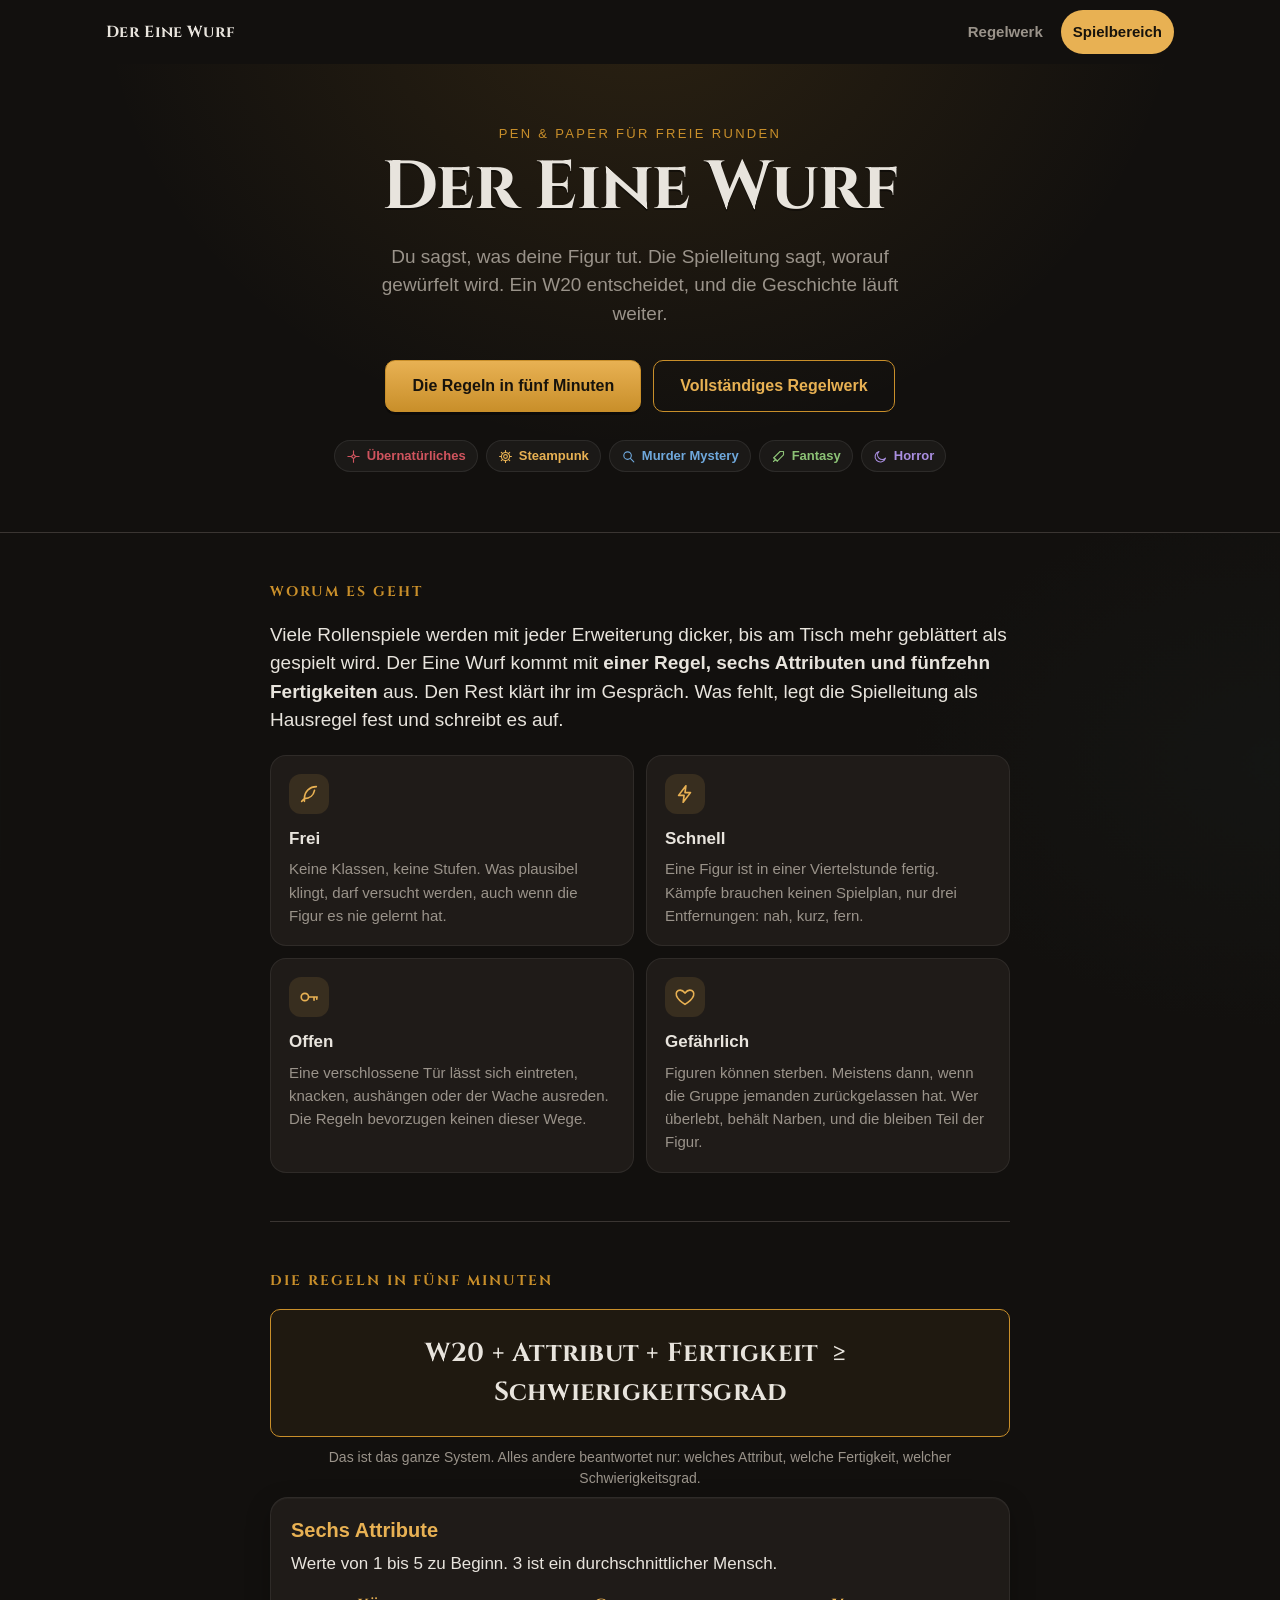
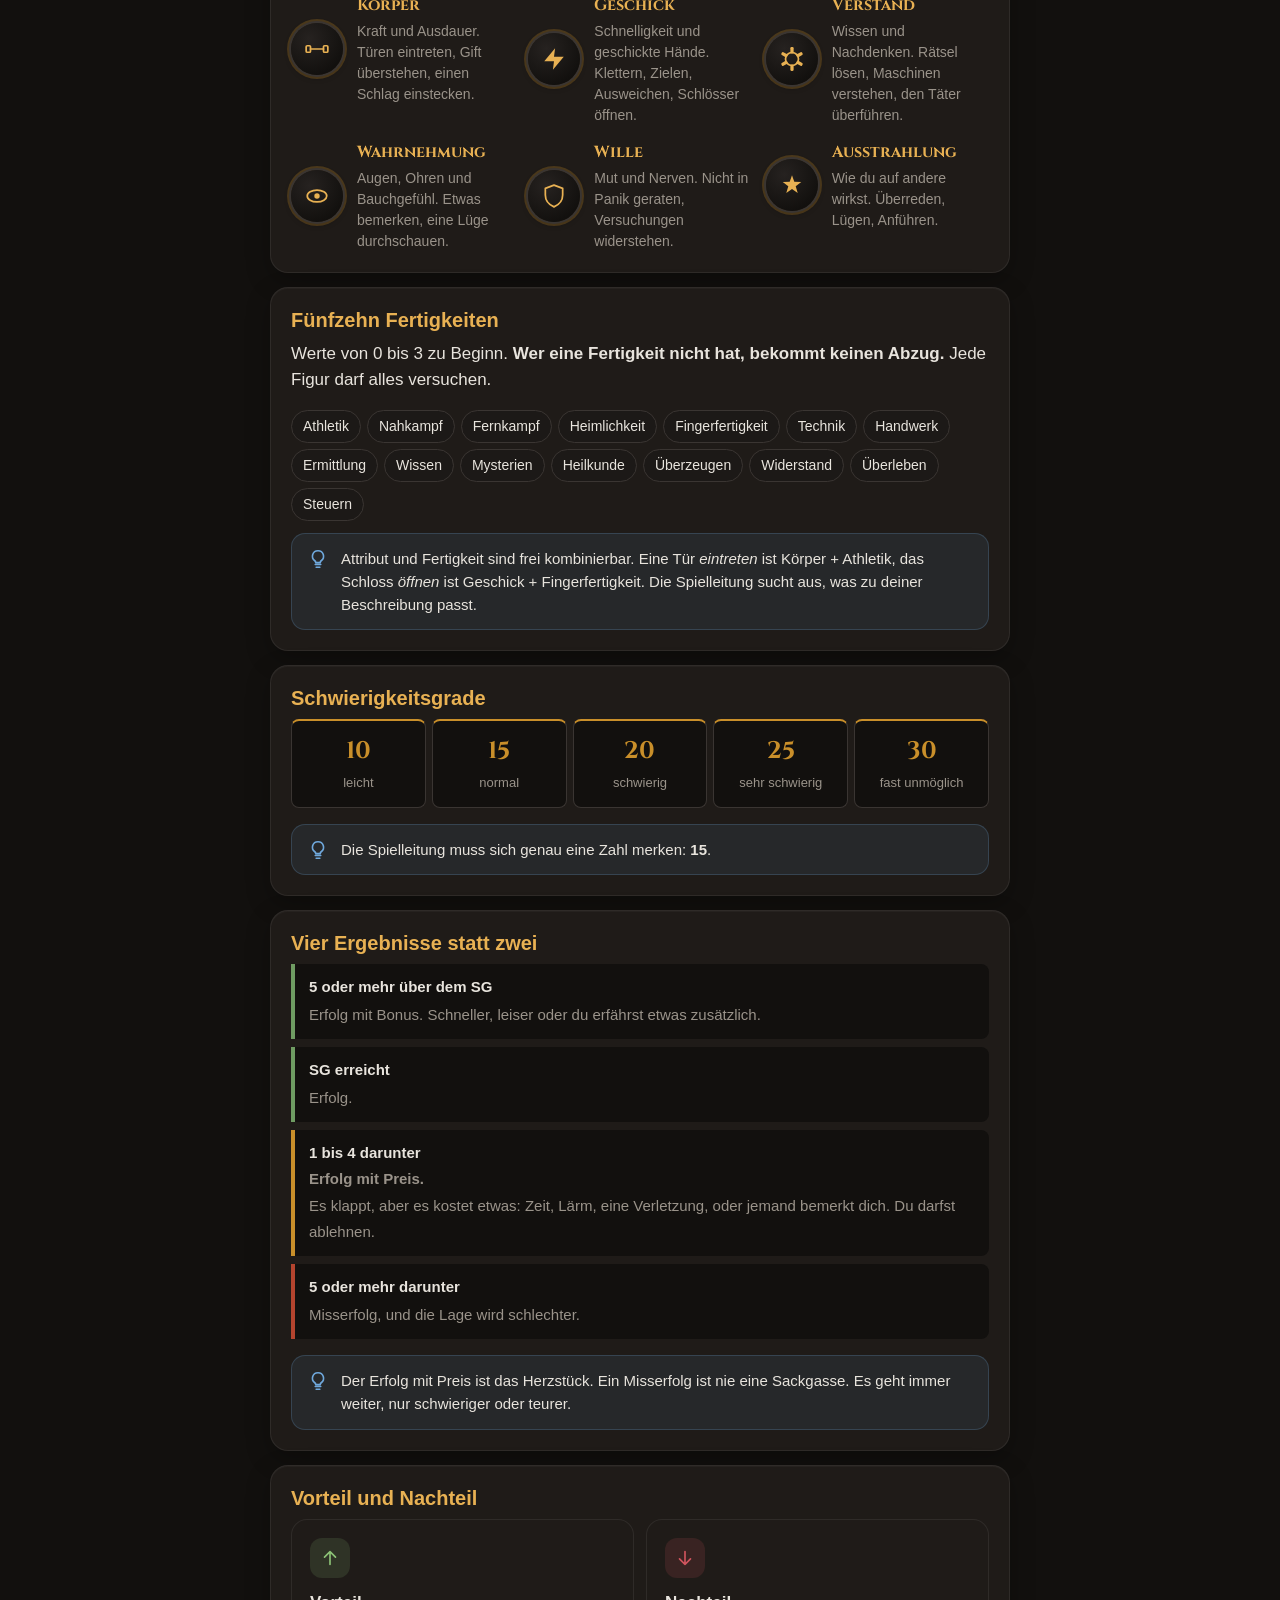
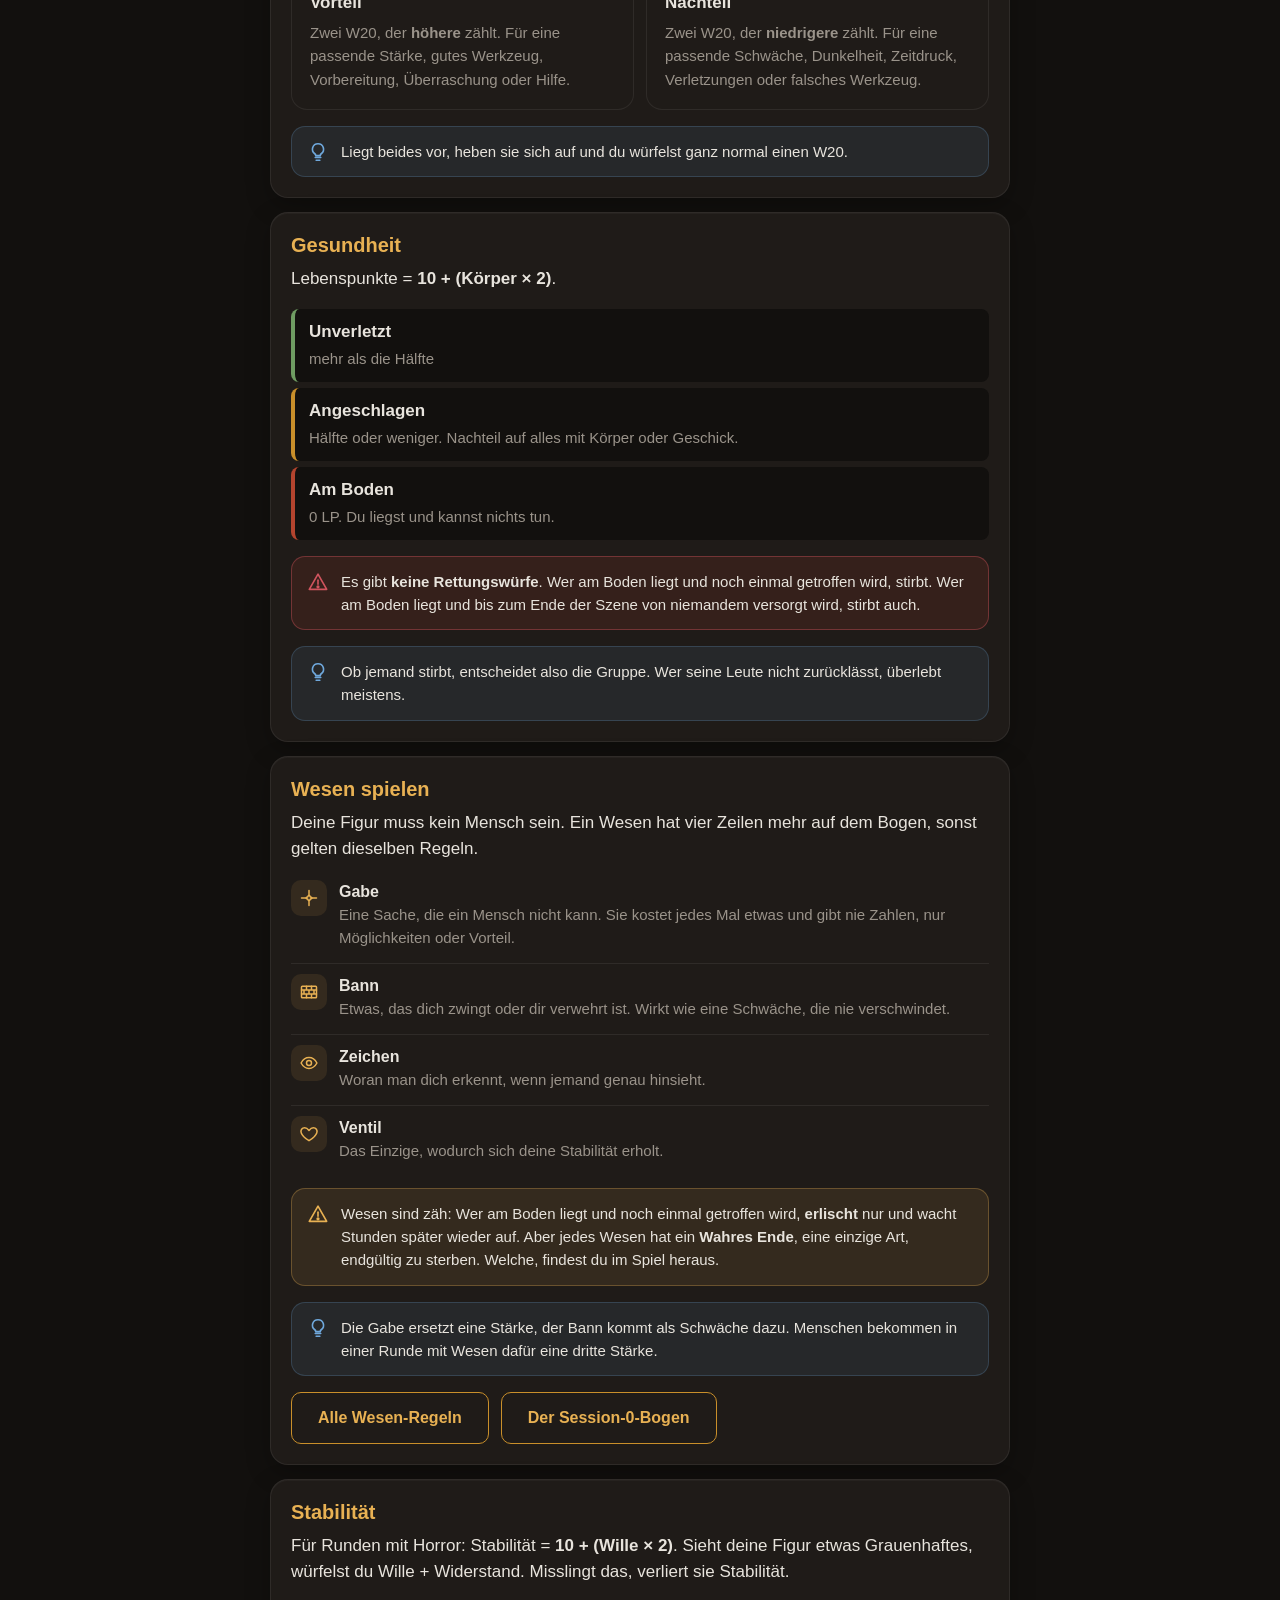
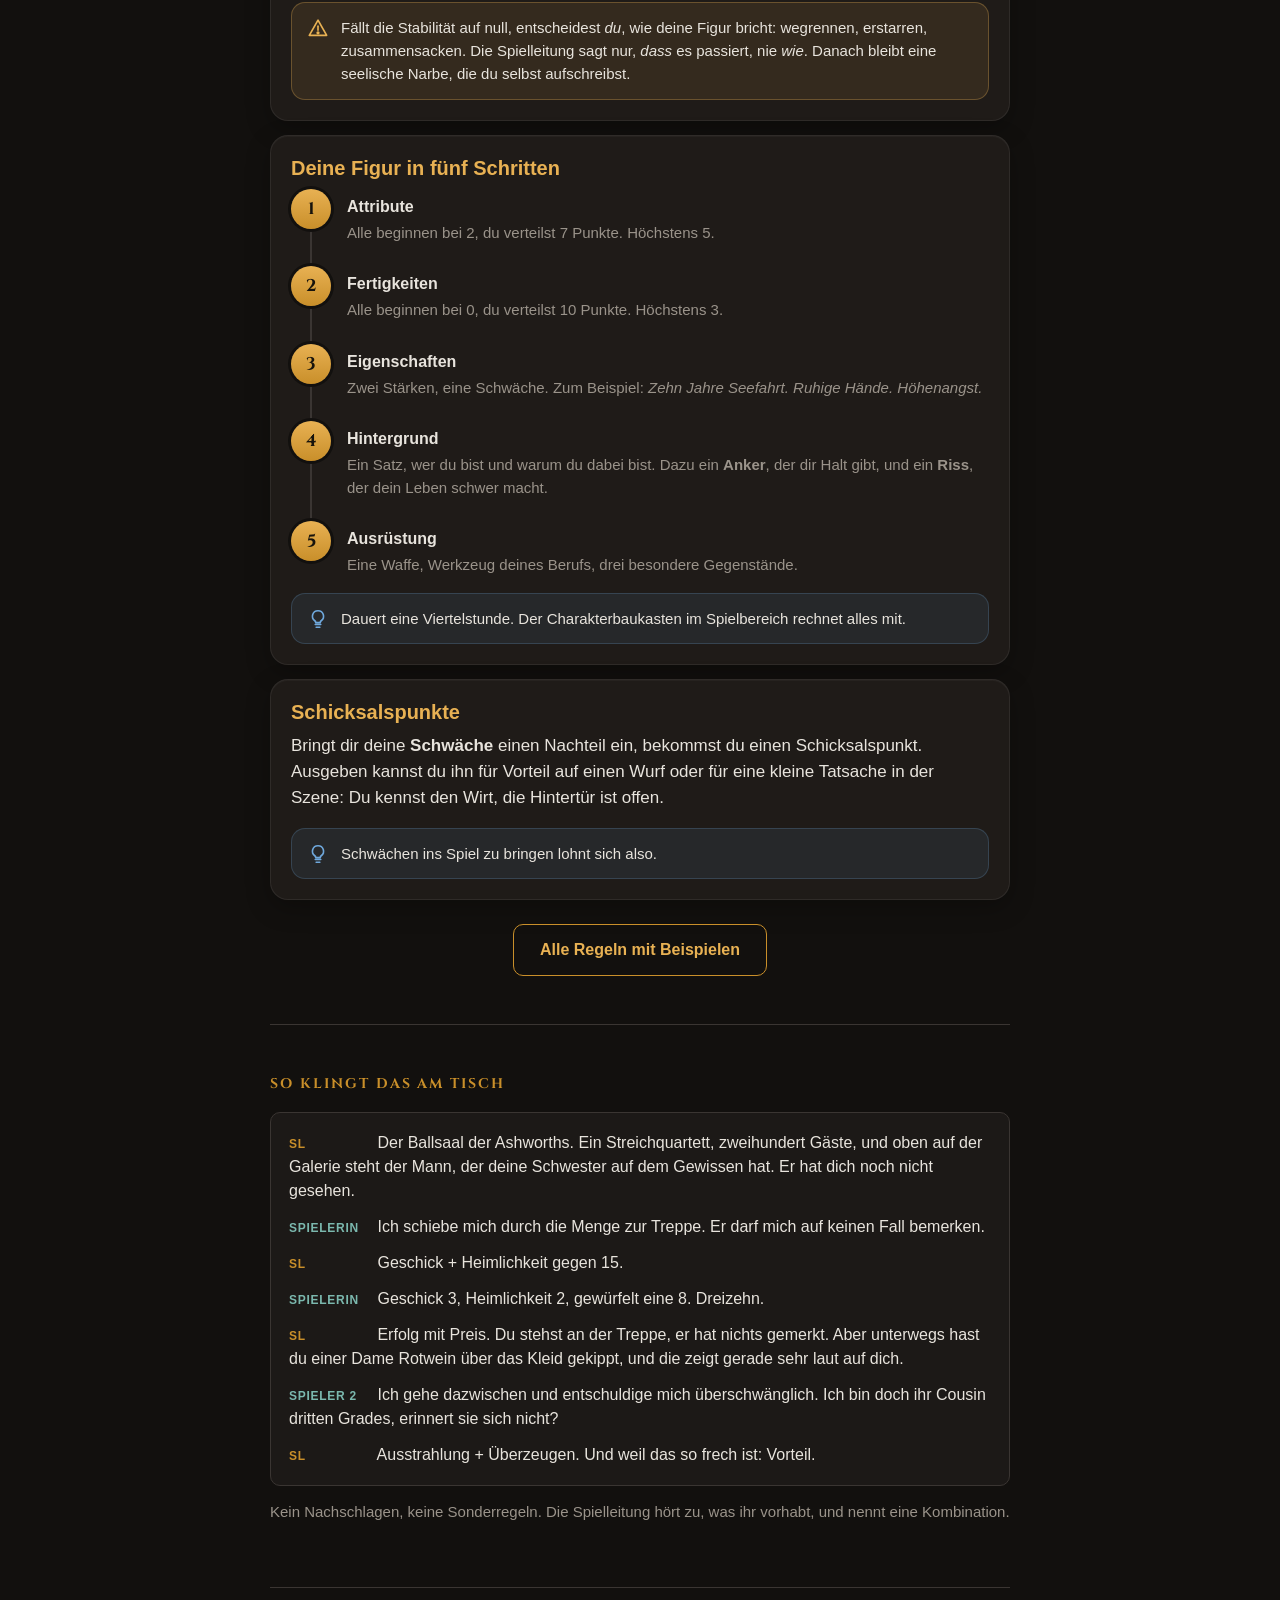
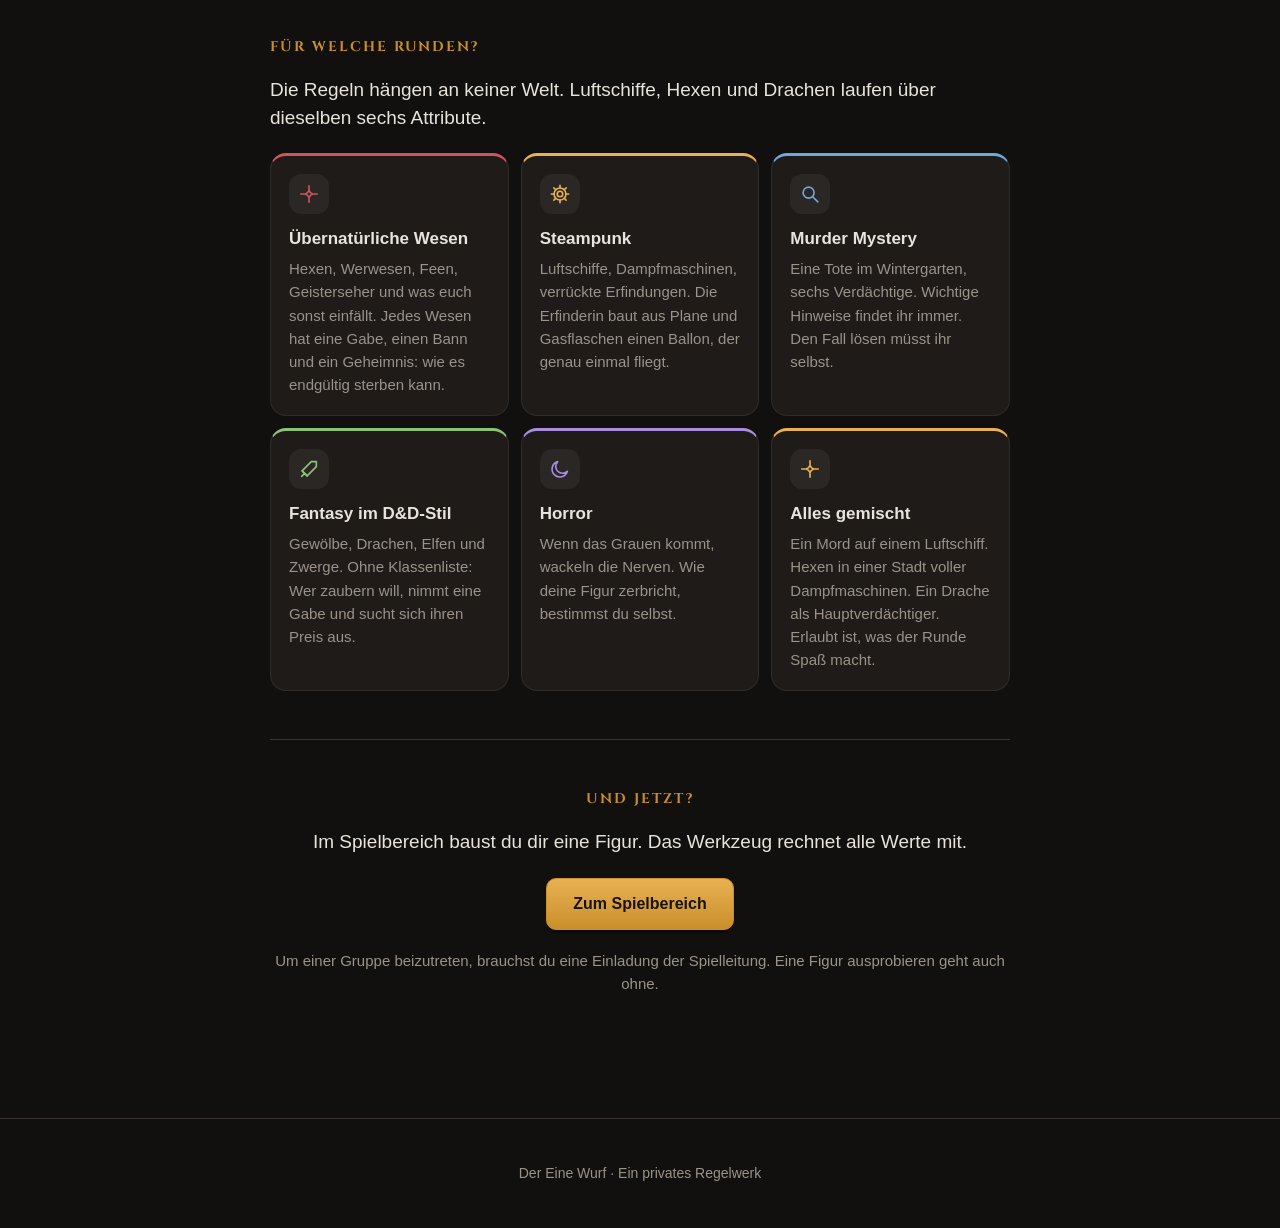
<file: index.html>
<!DOCTYPE html>
<html lang="de">
<head>
<meta charset="UTF-8">
<meta name="viewport" content="width=device-width, initial-scale=1, viewport-fit=cover">
<title>Der Eine Wurf · Pen & Paper</title>
<meta name="description" content="Ein schlankes Pen-&-Paper-Regelwerk für übernatürliche Wesen, Steampunk, Murder Mystery und Fantasy. Ein W20, sechs Attribute, fünfzehn Fertigkeiten.">
<meta name="theme-color" content="#12100e">
<link rel="preconnect" href="https://fonts.googleapis.com">
<link rel="preconnect" href="https://fonts.gstatic.com" crossorigin>
<link href="https://fonts.googleapis.com/css2?family=Cinzel:wght@600;700&family=Special+Elite&display=swap" rel="stylesheet">
<link rel="stylesheet" href="stil.css">
<link rel="icon" href="icon-192.png">
</head>
<body class="oeffentlich">

<!-- Symbolsammlung: einmal definiert, unten per <use> benutzt.
     Spart viel doppeltes SVG und hält die Seite ohne JavaScript.
     Dieselben Formen wie in daten/regeln-render.js. -->
<svg width="0" height="0" style="position:absolute" aria-hidden="true">
  <defs>
    <symbol id="i-feder" viewBox="0 0 24 24"><path d="M20 4c-7 0-13 5-13 13v3M7 17c6 0 10-4 11-9M4 20l3-3"/></symbol>
    <symbol id="i-blitz" viewBox="0 0 24 24"><path d="M13 3L5 13.5h6L10 21l8-10.5h-6z"/></symbol>
    <symbol id="i-schluessel" viewBox="0 0 24 24"><circle cx="7.5" cy="12" r="4"/><path d="M11.5 12H21M17.5 12v3.5M20.5 12v2.5"/></symbol>
    <symbol id="i-herz" viewBox="0 0 24 24"><path d="M12 20s-7.5-4.5-9.3-9.3C1.5 7.3 3.6 4.5 6.8 4.5c2 0 3.6 1.2 5.2 3.2 1.6-2 3.2-3.2 5.2-3.2 3.2 0 5.3 2.8 4.1 6.2C19.5 15.5 12 20 12 20z"/></symbol>
    <symbol id="i-tropfen" viewBox="0 0 24 24"><path d="M12 3c3.5 4.5 6 7.8 6 11a6 6 0 0 1-12 0c0-3.2 2.5-6.5 6-11z"/></symbol>
    <symbol id="i-zahnrad" viewBox="0 0 24 24"><circle cx="12" cy="12" r="3"/><path d="M12 2.5v3M12 18.5v3M2.5 12h3M18.5 12h3M5.3 5.3l2.1 2.1M16.6 16.6l2.1 2.1M5.3 18.7l2.1-2.1M16.6 7.4l2.1-2.1"/><circle cx="12" cy="12" r="6.5"/></symbol>
    <symbol id="i-lupe" viewBox="0 0 24 24"><circle cx="10.5" cy="10.5" r="6"/><path d="M15 15l5.5 5.5"/></symbol>
    <symbol id="i-schwert" viewBox="0 0 24 24"><path d="M14.5 4H20v5.5L10 19.5 4.5 14z"/><path d="M7 17l-3 3M4.5 14l5.5 5.5"/></symbol>
    <symbol id="i-mond" viewBox="0 0 24 24"><path d="M20 14.5A8.5 8.5 0 1 1 9.5 4a6.8 6.8 0 0 0 10.5 10.5z"/></symbol>
    <symbol id="i-idee" viewBox="0 0 24 24"><path d="M9 18h6M10 21h4M12 3a6 6 0 0 0-3.5 10.9c.6.5 1 1.2 1 2V16h5v-.1c0-.8.4-1.5 1-2A6 6 0 0 0 12 3z"/></symbol>
    <symbol id="i-warnung" viewBox="0 0 24 24"><path d="M12 3.5L2.5 20h19z"/><path d="M12 10v4.5"/><circle cx="12" cy="17.3" r=".9" fill="currentColor"/></symbol>
    <symbol id="i-hoch" viewBox="0 0 24 24"><path d="M12 19V5M6 11l6-6 6 6"/></symbol>
    <symbol id="i-runter" viewBox="0 0 24 24"><path d="M12 5v14M6 13l6 6 6-6"/></symbol>
    <symbol id="i-funke" viewBox="0 0 24 24"><path d="M12 3v4M12 17v4M3 12h4M17 12h4M12 8l1.5 2.5L16 12l-2.5 1.5L12 16l-1.5-2.5L8 12l2.5-1.5z"/></symbol>
    <symbol id="i-stern" viewBox="0 0 24 24"><path d="M12 3.5l2.6 5.3 5.9.9-4.3 4.1 1 5.8L12 16.9l-5.2 2.7 1-5.8-4.3-4.1 5.9-.9z"/></symbol>
    <symbol id="i-mauer" viewBox="0 0 24 24"><rect x="3" y="5" width="18" height="14" rx="1"/><path d="M3 9.7h18M3 14.3h18M9 5v4.7M15 5v4.7M6 9.7v4.6M12 9.7v4.6M18 9.7v4.6M9 14.3V19M15 14.3V19"/></symbol>
    <symbol id="i-auge" viewBox="0 0 24 24"><path d="M2.5 12S6 5.5 12 5.5 21.5 12 21.5 12 18 18.5 12 18.5 2.5 12 2.5 12z"/><circle cx="12" cy="12" r="3"/></symbol>
    <symbol id="i-szene" viewBox="0 0 24 24"><path d="M4 4h16v12H8l-4 4z"/><path d="M8 8.5h8M8 11.5h5"/></symbol>
  </defs>
</svg>

<nav class="leiste-oben">
  <a class="leiste-marke" href="index.html">Der Eine Wurf</a>
  <div class="leiste-links">
    <a href="regelwerk.html">Regelwerk</a>
    <a class="leiste-knopf" href="spiel.html">Spielbereich</a>
  </div>
</nav>

<!-- ==========================================================
     KOPF
     ========================================================== -->
<header class="held">
  <div class="held-innen">
    <p class="held-vorspann">Pen & Paper für freie Runden</p>
    <h1>Der Eine&nbsp;Wurf</h1>
    <p class="held-satz">
      Du sagst, was deine Figur tut. Die Spielleitung sagt, worauf gewürfelt wird.
      Ein W20 entscheidet, und die Geschichte läuft weiter.
    </p>
    <div class="held-knoepfe">
      <a class="knopf-gross" href="#regeln">Die Regeln in fünf Minuten</a>
      <a class="knopf-gross knopf-hohl" href="regelwerk.html">Vollständiges Regelwerk</a>
    </div>
    <div class="genre-reihe" aria-label="Geeignet für">
      <span class="genre-wesen"><svg><use href="#i-funke"/></svg>Übernatürliches</span>
      <span class="genre-steampunk"><svg><use href="#i-zahnrad"/></svg>Steampunk</span>
      <span class="genre-mystery"><svg><use href="#i-lupe"/></svg>Murder Mystery</span>
      <span class="genre-fantasy"><svg><use href="#i-schwert"/></svg>Fantasy</span>
      <span class="genre-horror"><svg><use href="#i-mond"/></svg>Horror</span>
    </div>
  </div>
</header>

<main class="seite">

<!-- ==========================================================
     WORUM ES GEHT
     ========================================================== -->
<section class="block">
  <h2>Worum es geht</h2>
  <p class="gross">
    Viele Rollenspiele werden mit jeder Erweiterung dicker, bis am Tisch mehr geblättert
    als gespielt wird. Der Eine Wurf kommt mit <b>einer Regel, sechs Attributen und
    fünfzehn Fertigkeiten</b> aus. Den Rest klärt ihr im Gespräch. Was fehlt, legt die Spielleitung als Hausregel fest und schreibt es auf.
  </p>

  <div class="karten-gitter">
    <div class="info-karte">
      <span class="info-icon"><svg><use href="#i-feder"/></svg></span>
      <h3>Frei</h3>
      <p>Keine Klassen, keine Stufen. Was plausibel klingt, darf versucht werden, auch wenn die Figur es nie gelernt hat.</p>
    </div>
    <div class="info-karte">
      <span class="info-icon"><svg><use href="#i-blitz"/></svg></span>
      <h3>Schnell</h3>
      <p>Eine Figur ist in einer Viertelstunde fertig. Kämpfe brauchen keinen Spielplan, nur drei Entfernungen: nah, kurz, fern.</p>
    </div>
    <div class="info-karte">
      <span class="info-icon"><svg><use href="#i-schluessel"/></svg></span>
      <h3>Offen</h3>
      <p>Eine verschlossene Tür lässt sich eintreten, knacken, aushängen oder der Wache ausreden. Die Regeln bevorzugen keinen dieser Wege.</p>
    </div>
    <div class="info-karte">
      <span class="info-icon"><svg><use href="#i-herz"/></svg></span>
      <h3>Gefährlich</h3>
      <p>Figuren können sterben. Meistens dann, wenn die Gruppe jemanden zurückgelassen hat. Wer überlebt, behält Narben, und die bleiben Teil der Figur.</p>
    </div>
  </div>
</section>

<!-- ==========================================================
     DIE REGELN
     ========================================================== -->
<section class="block" id="regeln">
  <h2>Die Regeln in fünf Minuten</h2>

  <div class="formel">W20 + Attribut + Fertigkeit &nbsp;≥&nbsp; Schwierigkeitsgrad</div>
  <p class="formel-fuss">Das ist das ganze System. Alles andere beantwortet nur: welches Attribut, welche Fertigkeit, welcher Schwierigkeitsgrad.</p>

  <!-- --- Attribute --- -->
  <article class="regel-karte">
    <h3 class="regel-titel">Sechs Attribute</h3>
    <p class="regel-kurz">Werte von 1 bis 5 zu Beginn. 3 ist ein durchschnittlicher Mensch.</p>
    <div class="bogen-gitter gitter-drei">
      <div class="attribut-schild">
        <div class="wappen"><svg viewBox="0 0 24 24" fill="none" stroke="currentColor" stroke-width="1.6" stroke-linecap="round" stroke-linejoin="round">
          <rect x="2" y="9" width="4" height="6" rx="1"/><rect x="18" y="9" width="4" height="6" rx="1"/><line x1="6" y1="12" x2="18" y2="12"/>
        </svg></div>
        <div class="attribut-schild-text"><h3>Körper</h3><p>Kraft und Ausdauer. Türen eintreten, Gift überstehen, einen Schlag einstecken.</p></div>
      </div>
      <div class="attribut-schild">
        <div class="wappen"><svg viewBox="0 0 24 24"><path fill="currentColor" d="M13 2L3 14h9l-1 8 10-12h-9l1-8z"/></svg></div>
        <div class="attribut-schild-text"><h3>Geschick</h3><p>Schnelligkeit und geschickte Hände. Klettern, Zielen, Ausweichen, Schlösser öffnen.</p></div>
      </div>
      <div class="attribut-schild">
        <div class="wappen"><svg viewBox="0 0 24 24" fill="none" stroke="currentColor" stroke-width="1.6">
          <circle cx="12" cy="12" r="6"/>
          <rect x="10.5" y="1" width="3" height="6" rx="1" fill="currentColor" stroke="none"/>
          <rect x="10.5" y="1" width="3" height="6" rx="1" fill="currentColor" stroke="none" transform="rotate(60 12 12)"/>
          <rect x="10.5" y="1" width="3" height="6" rx="1" fill="currentColor" stroke="none" transform="rotate(120 12 12)"/>
          <rect x="10.5" y="1" width="3" height="6" rx="1" fill="currentColor" stroke="none" transform="rotate(180 12 12)"/>
          <rect x="10.5" y="1" width="3" height="6" rx="1" fill="currentColor" stroke="none" transform="rotate(240 12 12)"/>
          <rect x="10.5" y="1" width="3" height="6" rx="1" fill="currentColor" stroke="none" transform="rotate(300 12 12)"/>
        </svg></div>
        <div class="attribut-schild-text"><h3>Verstand</h3><p>Wissen und Nachdenken. Rätsel lösen, Maschinen verstehen, den Täter überführen.</p></div>
      </div>
      <div class="attribut-schild">
        <div class="wappen"><svg viewBox="0 0 24 24" fill="none" stroke="currentColor" stroke-width="1.6">
          <ellipse cx="12" cy="12" rx="9" ry="5.5"/><circle cx="12" cy="12" r="2.5" fill="currentColor" stroke="none"/>
        </svg></div>
        <div class="attribut-schild-text"><h3>Wahrnehmung</h3><p>Augen, Ohren und Bauchgefühl. Etwas bemerken, eine Lüge durchschauen.</p></div>
      </div>
      <div class="attribut-schild">
        <div class="wappen"><svg viewBox="0 0 24 24" fill="none" stroke="currentColor" stroke-width="1.6" stroke-linejoin="round">
          <path d="M12 2L20 5V11C20 16 16.5 20 12 22C7.5 20 4 16 4 11V5Z"/>
        </svg></div>
        <div class="attribut-schild-text"><h3>Wille</h3><p>Mut und Nerven. Nicht in Panik geraten, Versuchungen widerstehen.</p></div>
      </div>
      <div class="attribut-schild">
        <div class="wappen"><svg viewBox="0 0 24 24"><polygon fill="currentColor" points="12,3 14.12,9.09 20.56,9.22 15.42,13.11 17.29,19.28 12,15.6 6.71,19.28 8.58,13.11 3.44,9.22 9.88,9.09"/></svg></div>
        <div class="attribut-schild-text"><h3>Ausstrahlung</h3><p>Wie du auf andere wirkst. Überreden, Lügen, Anführen.</p></div>
      </div>
    </div>
  </article>

  <!-- --- Fertigkeiten --- -->
  <article class="regel-karte">
    <h3 class="regel-titel">Fünfzehn Fertigkeiten</h3>
    <p class="regel-kurz">Werte von 0 bis 3 zu Beginn. <b>Wer eine Fertigkeit nicht hat, bekommt keinen Abzug.</b> Jede Figur darf alles versuchen.</p>
    <p class="marken">
      <span>Athletik</span><span>Nahkampf</span><span>Fernkampf</span><span>Heimlichkeit</span><span>Fingerfertigkeit</span><span>Technik</span><span>Handwerk</span><span>Ermittlung</span><span>Wissen</span><span>Mysterien</span><span>Heilkunde</span><span>Überzeugen</span><span>Widerstand</span><span>Überleben</span><span>Steuern</span>
    </p>
    <div class="regel-merke"><svg class="kasten-icon"><use href="#i-idee"/></svg><p>Attribut und Fertigkeit sind frei kombinierbar. Eine Tür <i>eintreten</i> ist Körper + Athletik, das Schloss <i>öffnen</i> ist Geschick + Fingerfertigkeit. Die Spielleitung sucht aus, was zu deiner Beschreibung passt.</p></div>
  </article>

  <!-- --- Schwierigkeit --- -->
  <article class="regel-karte">
    <h3 class="regel-titel">Schwierigkeitsgrade</h3>
    <div class="sg-leiste">
      <div><b>10</b><span>leicht</span></div>
      <div><b>15</b><span>normal</span></div>
      <div><b>20</b><span>schwierig</span></div>
      <div><b>25</b><span>sehr schwierig</span></div>
      <div><b>30</b><span>fast unmöglich</span></div>
    </div>
    <div class="regel-merke"><svg class="kasten-icon"><use href="#i-idee"/></svg><p>Die Spielleitung muss sich genau eine Zahl merken: <b>15</b>.</p></div>
  </article>

  <!-- --- Ergebnisse --- -->
  <article class="regel-karte">
    <h3 class="regel-titel">Vier Ergebnisse statt zwei</h3>
    <div class="ergebnis-leiter">
      <div class="stufe gut"><b>5 oder mehr über dem SG</b><span>Erfolg mit Bonus. Schneller, leiser oder du erfährst etwas zusätzlich.</span></div>
      <div class="stufe gut"><b>SG erreicht</b><span>Erfolg.</span></div>
      <div class="stufe mittel"><b>1 bis 4 darunter</b><span><b>Erfolg mit Preis.</b> Es klappt, aber es kostet etwas: Zeit, Lärm, eine Verletzung, oder jemand bemerkt dich. Du darfst ablehnen.</span></div>
      <div class="stufe schlecht"><b>5 oder mehr darunter</b><span>Misserfolg, und die Lage wird schlechter.</span></div>
    </div>
    <div class="regel-merke"><svg class="kasten-icon"><use href="#i-idee"/></svg><p>Der Erfolg mit Preis ist das Herzstück. Ein Misserfolg ist nie eine Sackgasse. Es geht immer weiter, nur schwieriger oder teurer.</p></div>
  </article>

  <!-- --- Vorteil --- -->
  <article class="regel-karte">
    <h3 class="regel-titel">Vorteil und Nachteil</h3>
    <div class="zwei-spalten">
      <div class="info-karte info-gut">
        <span class="info-icon"><svg><use href="#i-hoch"/></svg></span>
        <h3>Vorteil</h3>
        <p>Zwei W20, der <b>höhere</b> zählt. Für eine passende Stärke, gutes Werkzeug, Vorbereitung, Überraschung oder Hilfe.</p>
      </div>
      <div class="info-karte info-schlecht">
        <span class="info-icon"><svg><use href="#i-runter"/></svg></span>
        <h3>Nachteil</h3>
        <p>Zwei W20, der <b>niedrigere</b> zählt. Für eine passende Schwäche, Dunkelheit, Zeitdruck, Verletzungen oder falsches Werkzeug.</p>
      </div>
    </div>
    <div class="regel-merke"><svg class="kasten-icon"><use href="#i-idee"/></svg><p>Liegt beides vor, heben sie sich auf und du würfelst ganz normal einen W20.</p></div>
  </article>

  <!-- --- Gesundheit --- -->
  <article class="regel-karte">
    <h3 class="regel-titel">Gesundheit</h3>
    <p class="regel-kurz">Lebenspunkte = <b>10 + (Körper × 2)</b>.</p>
    <div class="zustand-leiter">
      <div class="gut"><b>Unverletzt</b><span>mehr als die Hälfte</span></div>
      <div class="mittel"><b>Angeschlagen</b><span>Hälfte oder weniger. Nachteil auf alles mit Körper oder Geschick.</span></div>
      <div class="schlecht"><b>Am Boden</b><span>0 LP. Du liegst und kannst nichts tun.</span></div>
    </div>
    <div class="regel-warnung kritisch"><svg class="kasten-icon"><use href="#i-warnung"/></svg><p>Es gibt <b>keine Rettungswürfe</b>. Wer am Boden liegt und noch einmal getroffen wird, stirbt. Wer am Boden liegt und bis zum Ende der Szene von niemandem versorgt wird, stirbt auch.</p></div>
    <div class="regel-merke"><svg class="kasten-icon"><use href="#i-idee"/></svg><p>Ob jemand stirbt, entscheidet also die Gruppe. Wer seine Leute nicht zurücklässt, überlebt meistens.</p></div>
  </article>

  <!-- --- Wesen ---
       Kurzfassung des Wesen-Moduls (Kapitel „Wesen“ in
       daten/regeln.js). Bewusst ohne Vampir-Beispiel. -->
  <article class="regel-karte" id="wesen">
    <h3 class="regel-titel">Wesen spielen</h3>
    <p class="regel-kurz">Deine Figur muss kein Mensch sein. Ein Wesen hat vier Zeilen mehr auf dem Bogen, sonst gelten dieselben Regeln.</p>
    <ul class="regel-punkte">
      <li><span class="punkt-icon"><svg class="symbol"><use href="#i-funke"/></svg></span><div class="punkt-text"><b>Gabe</b><span>Eine Sache, die ein Mensch nicht kann. Sie kostet jedes Mal etwas und gibt nie Zahlen, nur Möglichkeiten oder Vorteil.</span></div></li>
      <li><span class="punkt-icon"><svg class="symbol"><use href="#i-mauer"/></svg></span><div class="punkt-text"><b>Bann</b><span>Etwas, das dich zwingt oder dir verwehrt ist. Wirkt wie eine Schwäche, die nie verschwindet.</span></div></li>
      <li><span class="punkt-icon"><svg class="symbol"><use href="#i-auge"/></svg></span><div class="punkt-text"><b>Zeichen</b><span>Woran man dich erkennt, wenn jemand genau hinsieht.</span></div></li>
      <li><span class="punkt-icon"><svg class="symbol"><use href="#i-herz"/></svg></span><div class="punkt-text"><b>Ventil</b><span>Das Einzige, wodurch sich deine Stabilität erholt.</span></div></li>
    </ul>
    <div class="regel-warnung"><svg class="kasten-icon"><use href="#i-warnung"/></svg><p>Wesen sind zäh: Wer am Boden liegt und noch einmal getroffen wird, <b>erlischt</b> nur und wacht Stunden später wieder auf. Aber jedes Wesen hat ein <b>Wahres Ende</b>, eine einzige Art, endgültig zu sterben. Welche, findest du im Spiel heraus.</p></div>
    <div class="regel-merke"><svg class="kasten-icon"><use href="#i-idee"/></svg><p>Die Gabe ersetzt eine Stärke, der Bann kommt als Schwäche dazu. Menschen bekommen in einer Runde mit Wesen dafür eine dritte Stärke.</p></div>
    <div class="held-knoepfe" style="justify-content:flex-start">
      <a class="knopf-gross knopf-hohl" href="regelwerk.html#kapitel-wesen">Alle Wesen-Regeln</a>
      <a class="knopf-gross knopf-hohl" href="session-0.html">Der Session-0-Bogen</a>
    </div>
  </article>

  <!-- --- Stabilität --- -->
  <article class="regel-karte">
    <h3 class="regel-titel">Stabilität</h3>
    <p class="regel-kurz">Für Runden mit Horror: Stabilität = <b>10 + (Wille × 2)</b>. Sieht deine Figur etwas Grauenhaftes, würfelst du Wille + Widerstand. Misslingt das, verliert sie Stabilität.</p>
    <div class="regel-warnung"><svg class="kasten-icon"><use href="#i-warnung"/></svg><p>Fällt die Stabilität auf null, entscheidest <i>du</i>, wie deine Figur bricht: wegrennen, erstarren, zusammensacken. Die Spielleitung sagt nur, <i>dass</i> es passiert, nie <i>wie</i>. Danach bleibt eine seelische Narbe, die du selbst aufschreibst.</p></div>
  </article>

  <!-- --- Charakter --- -->
  <article class="regel-karte">
    <h3 class="regel-titel">Deine Figur in fünf Schritten</h3>
    <div class="schritt-kette">
      <div class="schritt-glied"><span class="schritt-nr">1</span>
        <div class="schritt-text"><h4>Attribute</h4><p>Alle beginnen bei 2, du verteilst 7 Punkte. Höchstens 5.</p></div></div>
      <div class="schritt-glied"><span class="schritt-nr">2</span>
        <div class="schritt-text"><h4>Fertigkeiten</h4><p>Alle beginnen bei 0, du verteilst 10 Punkte. Höchstens 3.</p></div></div>
      <div class="schritt-glied"><span class="schritt-nr">3</span>
        <div class="schritt-text"><h4>Eigenschaften</h4><p>Zwei Stärken, eine Schwäche. Zum Beispiel: <i>Zehn Jahre Seefahrt. Ruhige Hände. Höhenangst.</i></p></div></div>
      <div class="schritt-glied"><span class="schritt-nr">4</span>
        <div class="schritt-text"><h4>Hintergrund</h4><p>Ein Satz, wer du bist und warum du dabei bist. Dazu ein <b>Anker</b>, der dir Halt gibt, und ein <b>Riss</b>, der dein Leben schwer macht.</p></div></div>
      <div class="schritt-glied"><span class="schritt-nr">5</span>
        <div class="schritt-text"><h4>Ausrüstung</h4><p>Eine Waffe, Werkzeug deines Berufs, drei besondere Gegenstände.</p></div></div>
    </div>
    <div class="regel-merke"><svg class="kasten-icon"><use href="#i-idee"/></svg><p>Dauert eine Viertelstunde. Der Charakterbaukasten im Spielbereich rechnet alles mit.</p></div>
  </article>

  <!-- --- Schicksalspunkte --- -->
  <article class="regel-karte">
    <h3 class="regel-titel">Schicksalspunkte</h3>
    <p class="regel-kurz">Bringt dir deine <b>Schwäche</b> einen Nachteil ein, bekommst du einen Schicksalspunkt. Ausgeben kannst du ihn für Vorteil auf einen Wurf oder für eine kleine Tatsache in der Szene: Du kennst den Wirt, die Hintertür ist offen.</p>
    <div class="regel-merke"><svg class="kasten-icon"><use href="#i-idee"/></svg><p>Schwächen ins Spiel zu bringen lohnt sich also.</p></div>
  </article>

  <p class="weiter-link"><a class="knopf-gross knopf-hohl" href="regelwerk.html">Alle Regeln mit Beispielen</a></p>
</section>

<!-- ==========================================================
     WIE SICH DAS ANFÜHLT
     ========================================================== -->
<section class="block">
  <h2>So klingt das am Tisch</h2>

  <div class="szene">
    <p><span class="wer sl">SL</span> Der Ballsaal der Ashworths. Ein Streichquartett, zweihundert Gäste, und oben auf der Galerie steht der Mann, der deine Schwester auf dem Gewissen hat. Er hat dich noch nicht gesehen.</p>
    <p><span class="wer sp">Spielerin</span> Ich schiebe mich durch die Menge zur Treppe. Er darf mich auf keinen Fall bemerken.</p>
    <p><span class="wer sl">SL</span> Geschick + Heimlichkeit gegen 15.</p>
    <p><span class="wer sp">Spielerin</span> Geschick 3, Heimlichkeit 2, gewürfelt eine 8. Dreizehn.</p>
    <p><span class="wer sl">SL</span> Erfolg mit Preis. Du stehst an der Treppe, er hat nichts gemerkt. Aber unterwegs hast du einer Dame Rotwein über das Kleid gekippt, und die zeigt gerade sehr laut auf dich.</p>
    <p><span class="wer sp">Spieler 2</span> Ich gehe dazwischen und entschuldige mich überschwänglich. Ich bin doch ihr Cousin dritten Grades, erinnert sie sich nicht?</p>
    <p><span class="wer sl">SL</span> Ausstrahlung + Überzeugen. Und weil das so frech ist: Vorteil.</p>
  </div>

  <p class="leise">Kein Nachschlagen, keine Sonderregeln. Die Spielleitung hört zu, was ihr vorhabt, und nennt eine Kombination.</p>
</section>

<!-- ==========================================================
     WELTEN
     ========================================================== -->
<section class="block">
  <h2>Für welche Runden?</h2>
  <p class="gross">Die Regeln hängen an keiner Welt. Luftschiffe, Hexen und Drachen laufen über dieselben sechs Attribute.</p>

  <div class="genre-gitter">
    <div class="genre-karte genre-wesen">
      <span class="info-icon"><svg><use href="#i-funke"/></svg></span>
      <h3>Übernatürliche Wesen</h3>
      <p>Hexen, Werwesen, Feen, Geisterseher und was euch sonst einfällt. Jedes Wesen hat eine Gabe, einen Bann und ein Geheimnis: wie es endgültig sterben kann.</p>
    </div>
    <div class="genre-karte genre-steampunk">
      <span class="info-icon"><svg><use href="#i-zahnrad"/></svg></span>
      <h3>Steampunk</h3>
      <p>Luftschiffe, Dampfmaschinen, verrückte Erfindungen. Die Erfinderin baut aus Plane und Gasflaschen einen Ballon, der genau einmal fliegt.</p>
    </div>
    <div class="genre-karte genre-mystery">
      <span class="info-icon"><svg><use href="#i-lupe"/></svg></span>
      <h3>Murder Mystery</h3>
      <p>Eine Tote im Wintergarten, sechs Verdächtige. Wichtige Hinweise findet ihr immer. Den Fall lösen müsst ihr selbst.</p>
    </div>
    <div class="genre-karte genre-fantasy">
      <span class="info-icon"><svg><use href="#i-schwert"/></svg></span>
      <h3>Fantasy im D&amp;D-Stil</h3>
      <p>Gewölbe, Drachen, Elfen und Zwerge. Ohne Klassenliste: Wer zaubern will, nimmt eine Gabe und sucht sich ihren Preis aus.</p>
    </div>
    <div class="genre-karte genre-horror">
      <span class="info-icon"><svg><use href="#i-mond"/></svg></span>
      <h3>Horror</h3>
      <p>Wenn das Grauen kommt, wackeln die Nerven. Wie deine Figur zerbricht, bestimmst du selbst.</p>
    </div>
    <div class="genre-karte">
      <span class="info-icon"><svg><use href="#i-funke"/></svg></span>
      <h3>Alles gemischt</h3>
      <p>Ein Mord auf einem Luftschiff. Hexen in einer Stadt voller Dampfmaschinen. Ein Drache als Hauptverdächtiger. Erlaubt ist, was der Runde Spaß macht.</p>
    </div>
  </div>
</section>

<!-- ==========================================================
     ABSCHLUSS
     ========================================================== -->
<section class="block block-abschluss">
  <h2>Und jetzt?</h2>
  <p class="gross">Im Spielbereich baust du dir eine Figur. Das Werkzeug rechnet alle Werte mit.</p>
  <div class="held-knoepfe">
    <a class="knopf-gross" href="spiel.html">Zum Spielbereich</a>
  </div>
  <p class="leise" style="margin-top:20px">
    Um einer Gruppe beizutreten, brauchst du eine Einladung der Spielleitung.
    Eine Figur ausprobieren geht auch ohne.
  </p>
</section>

</main>

<footer class="fuss">
  <p>Der Eine Wurf · Ein privates Regelwerk</p>
</footer>

</body>
</html>
</file>
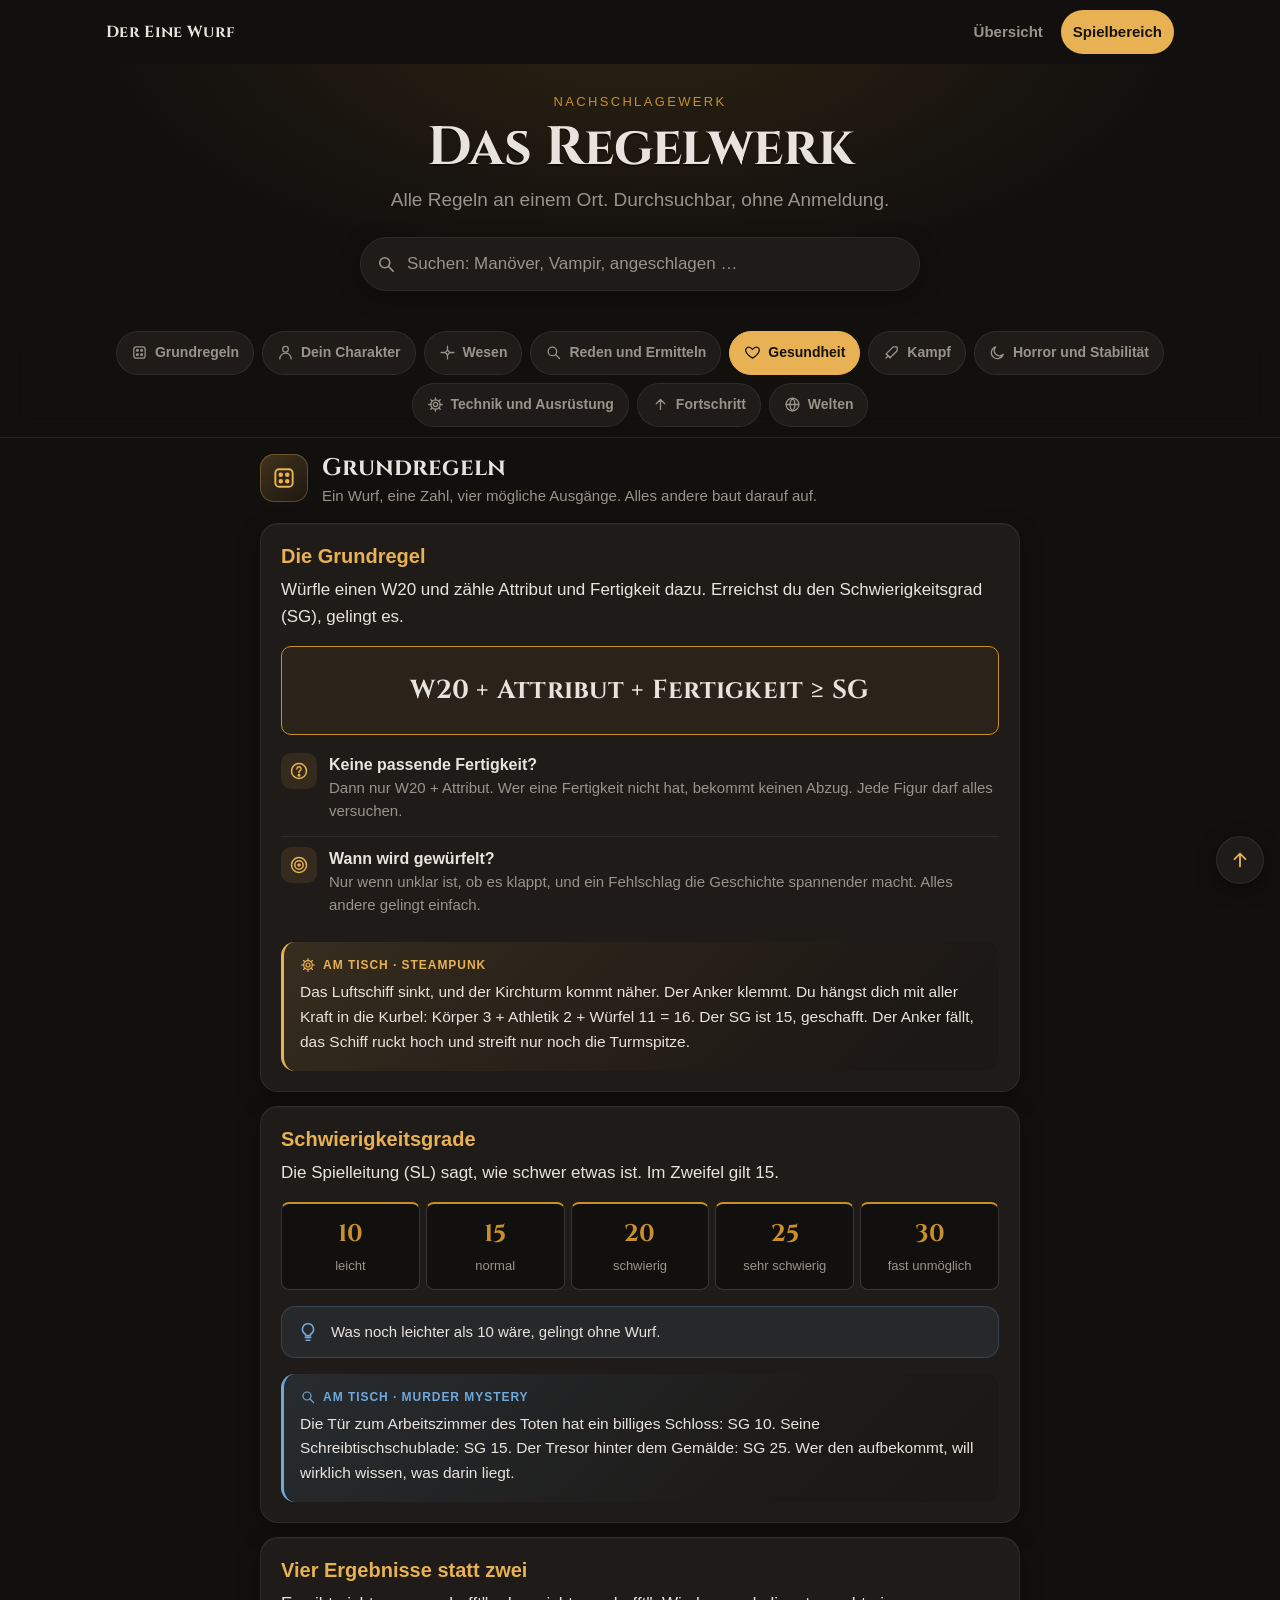
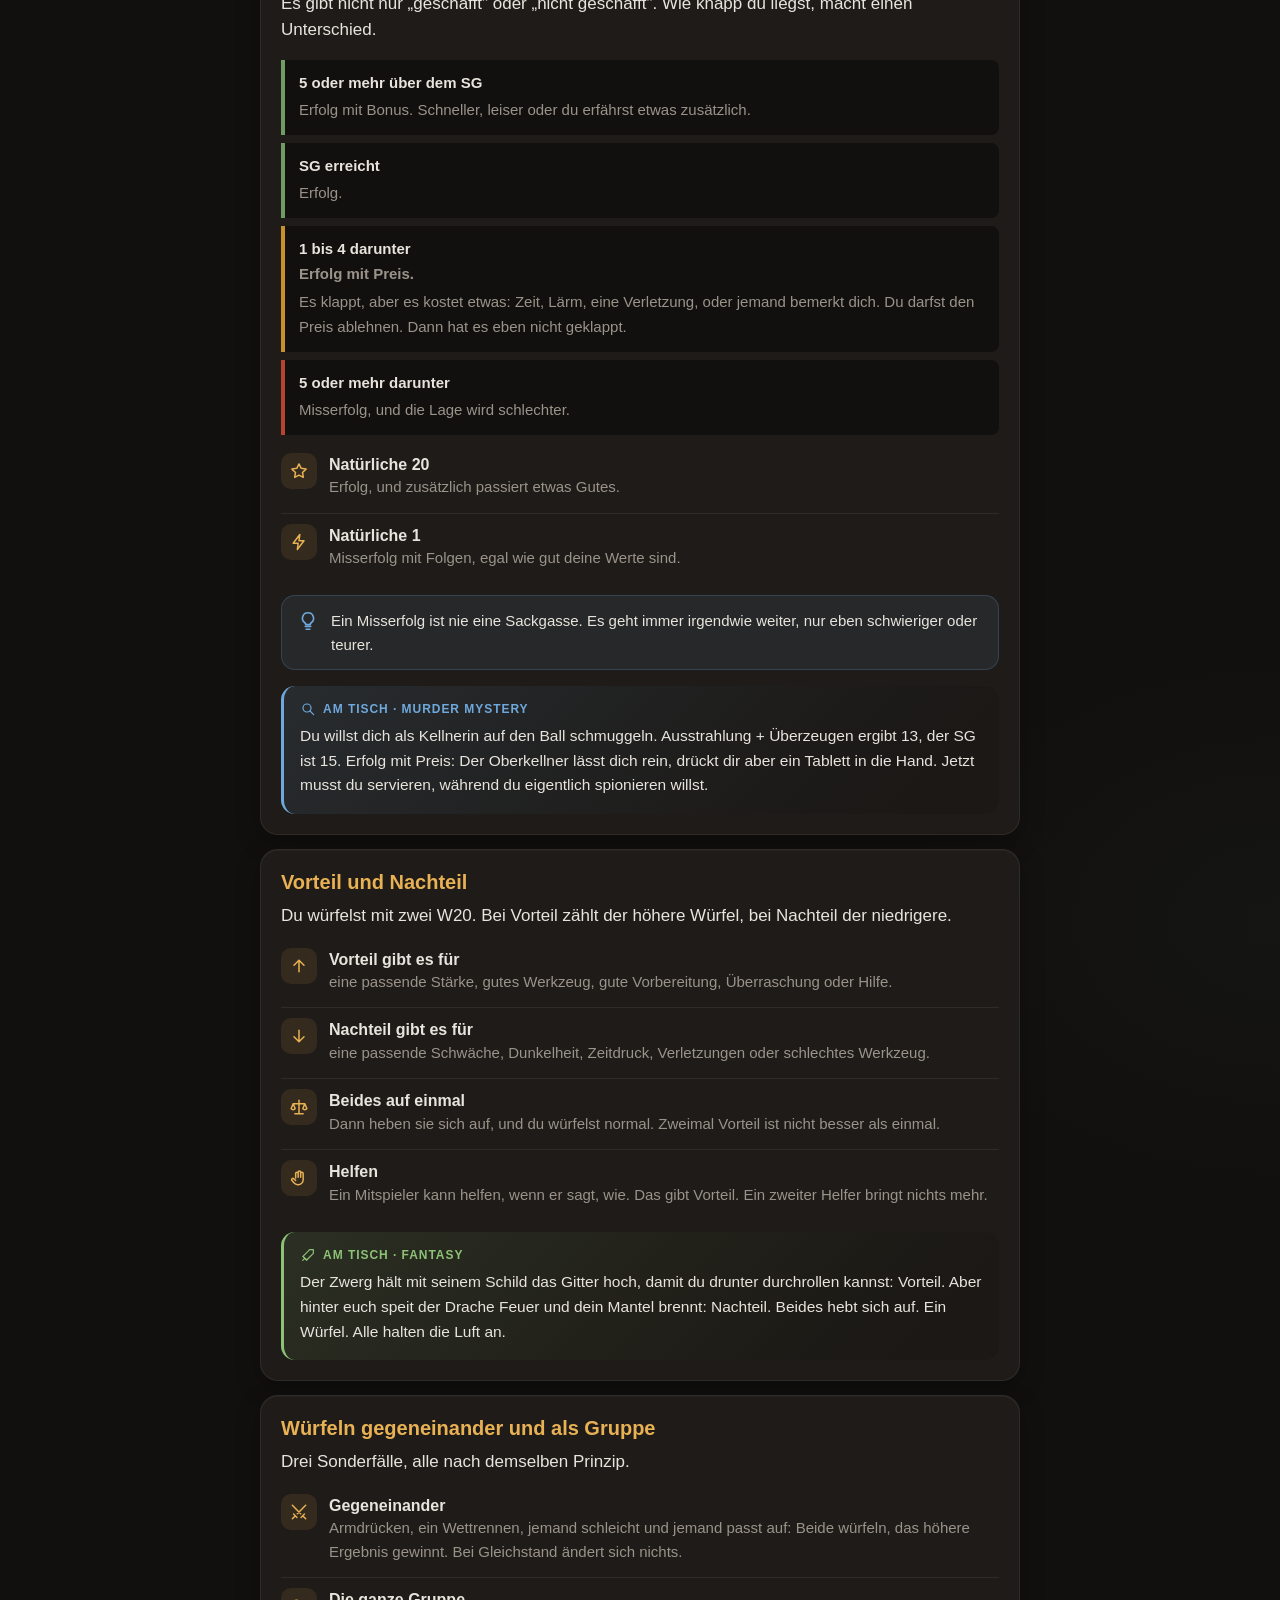
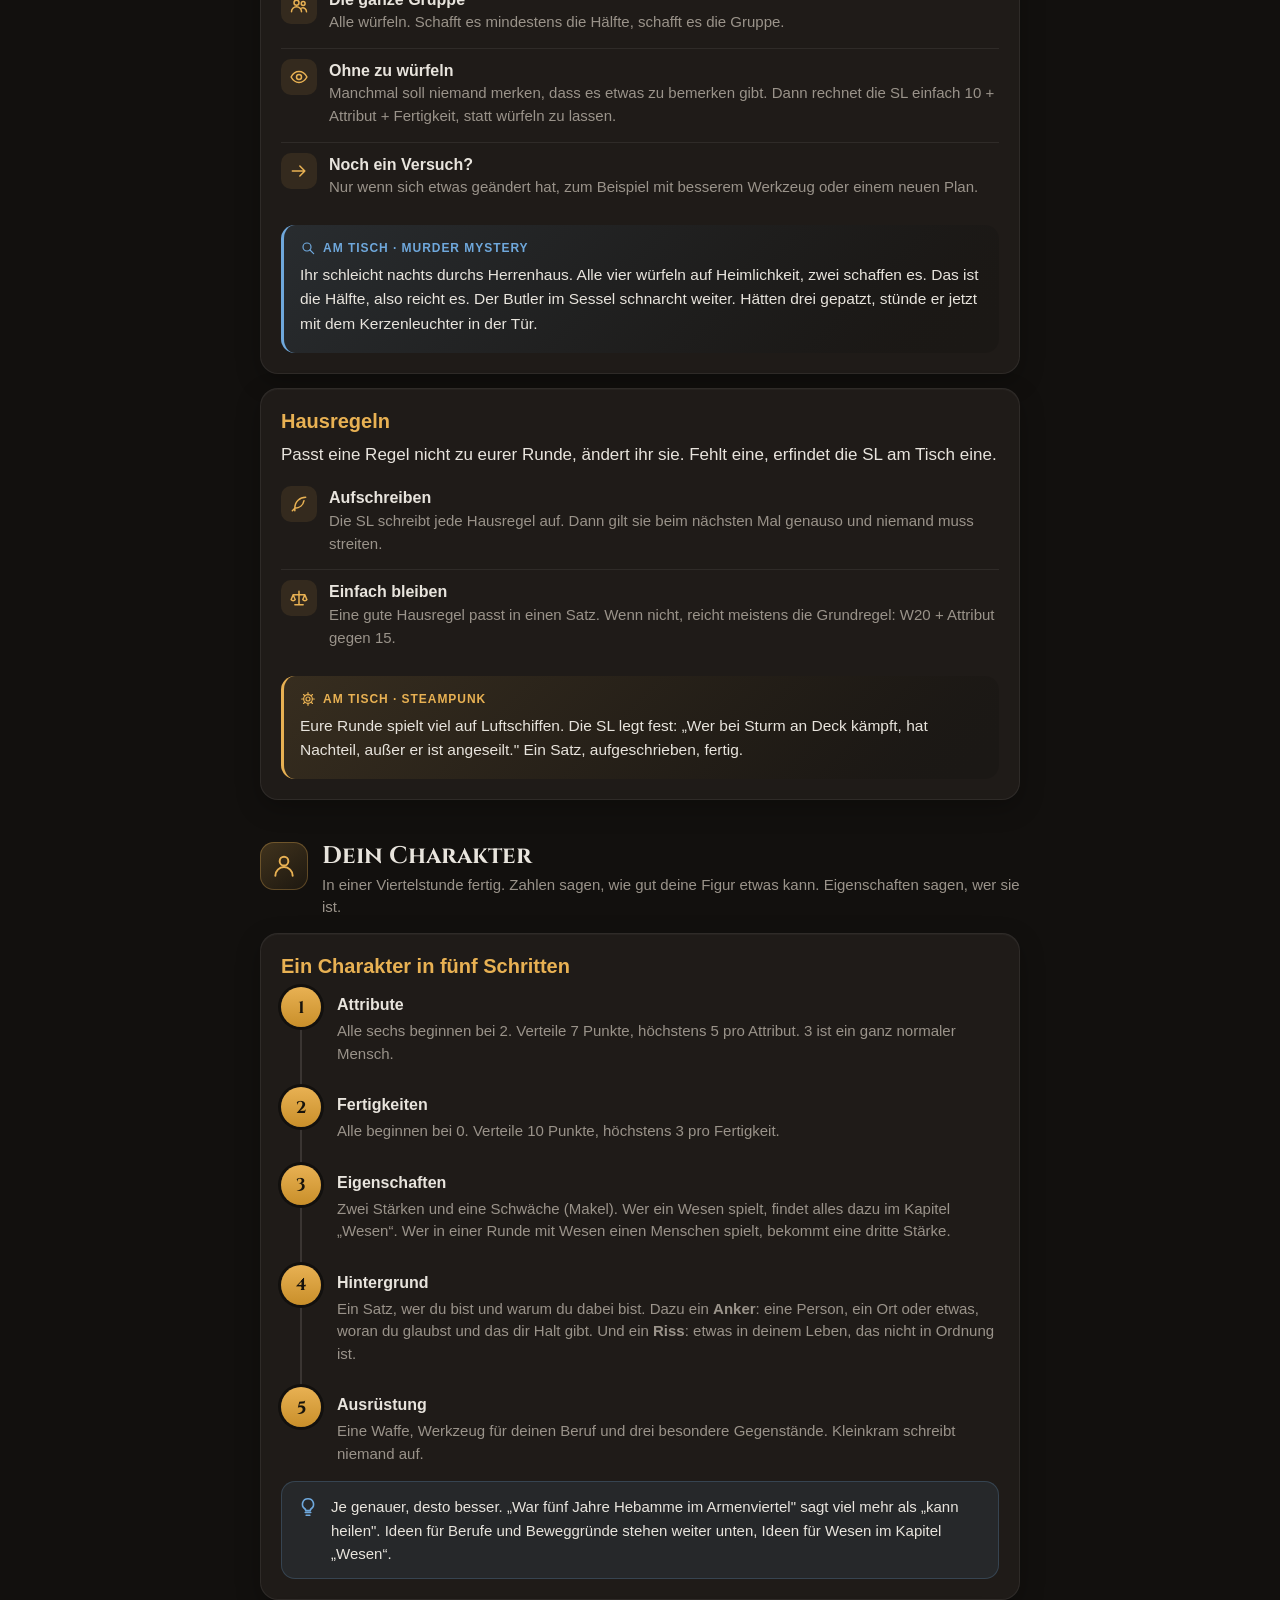
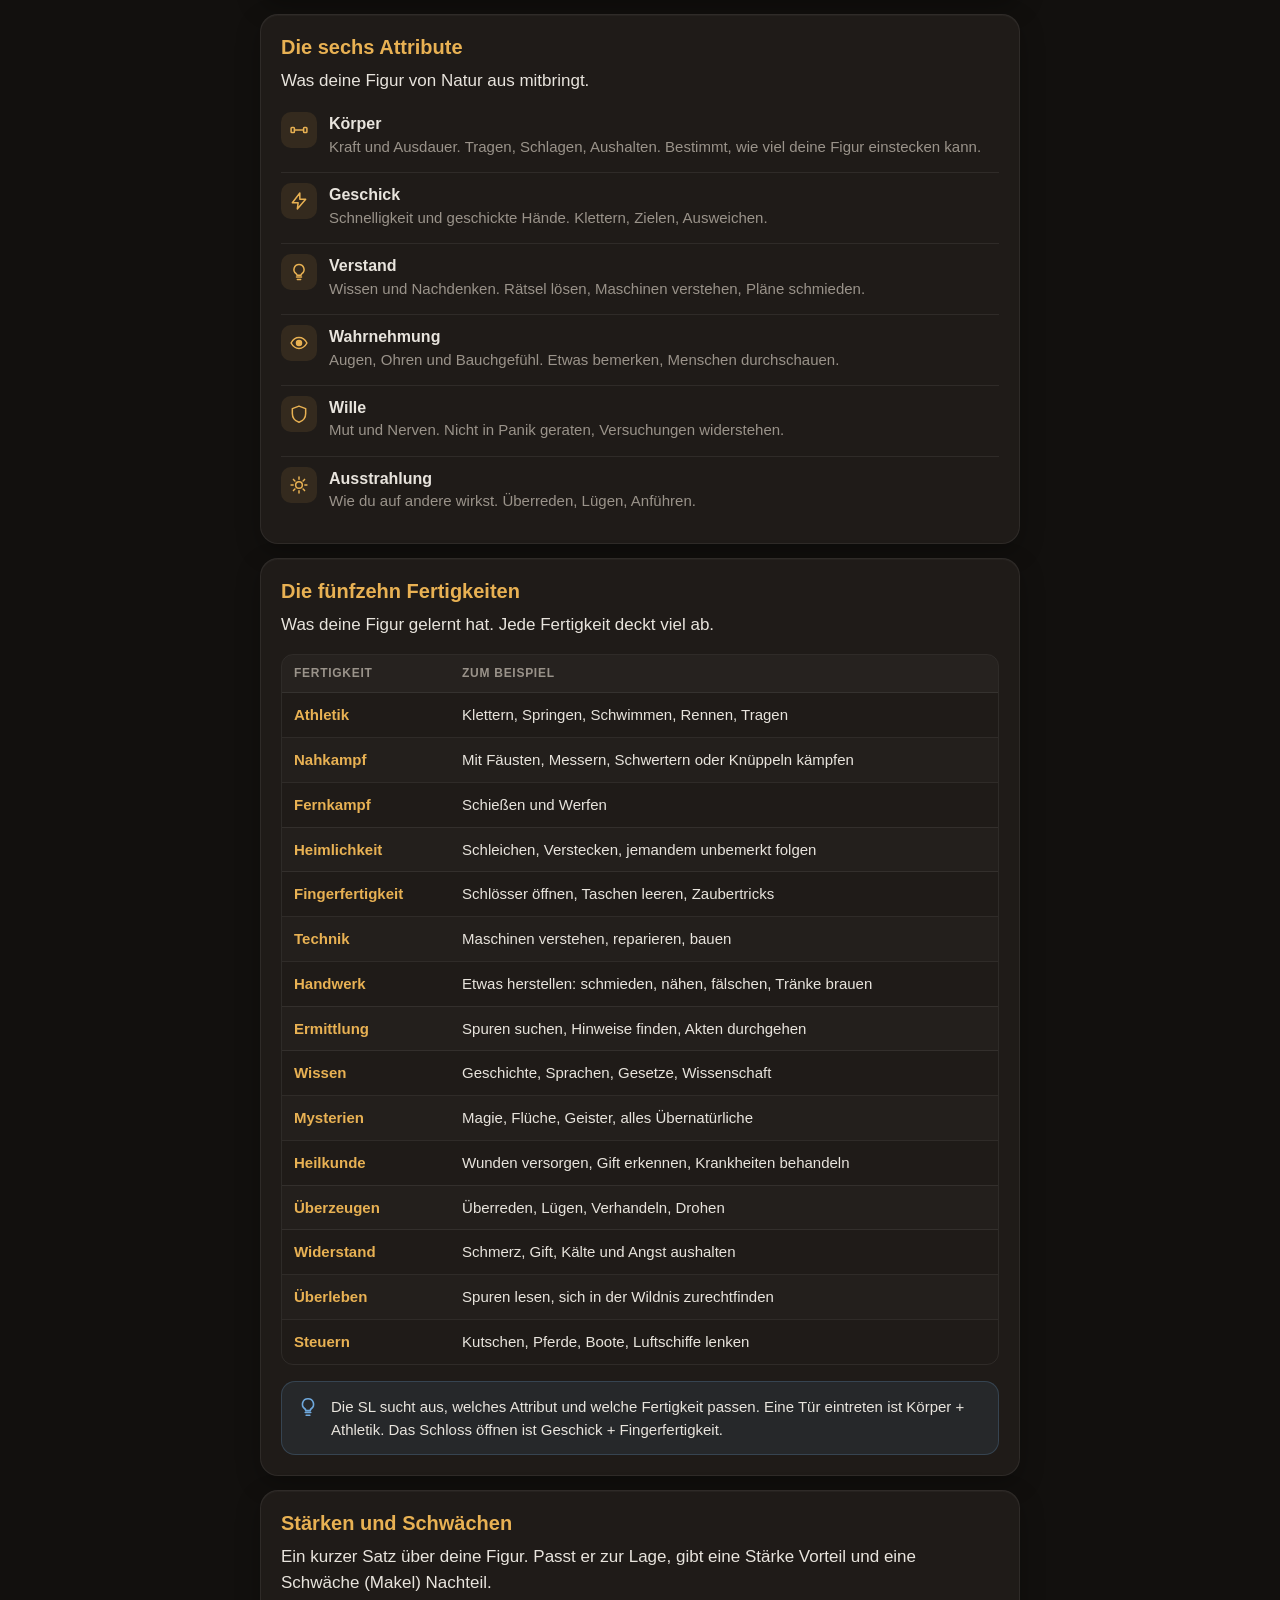
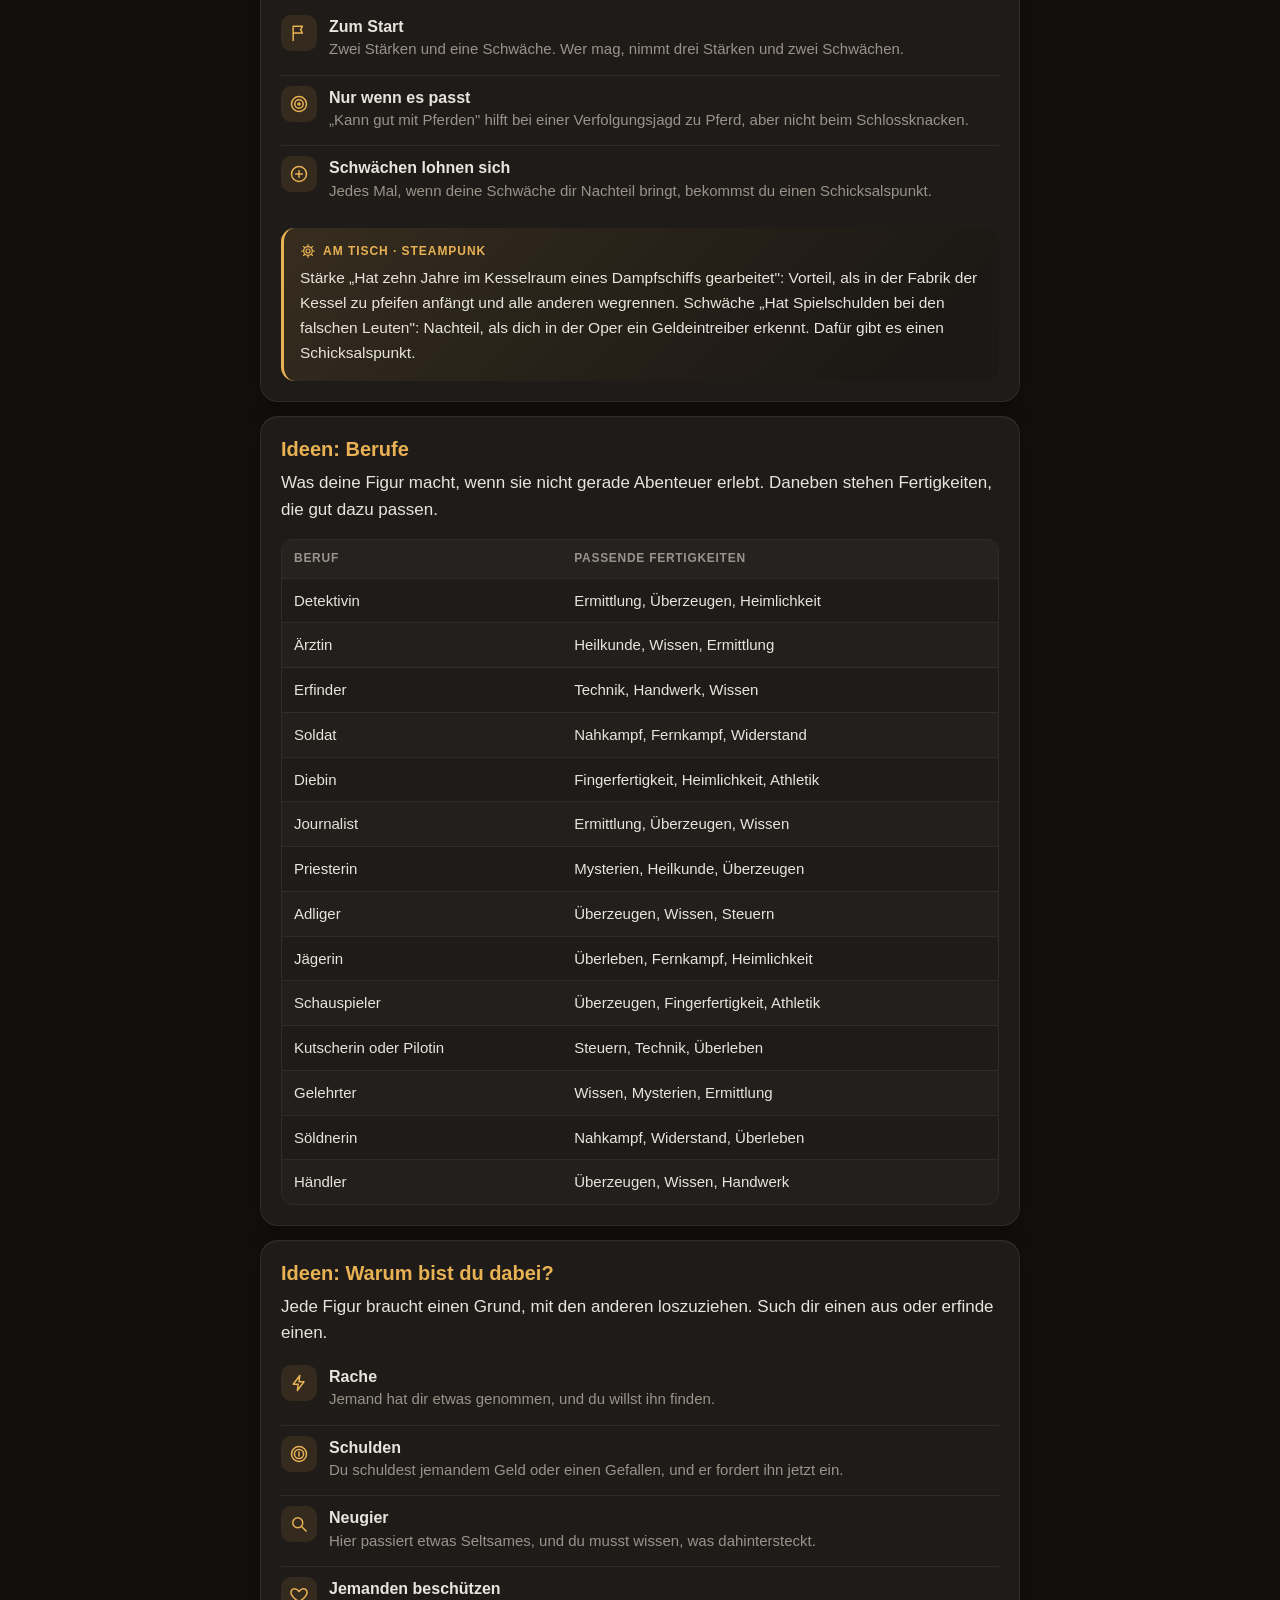
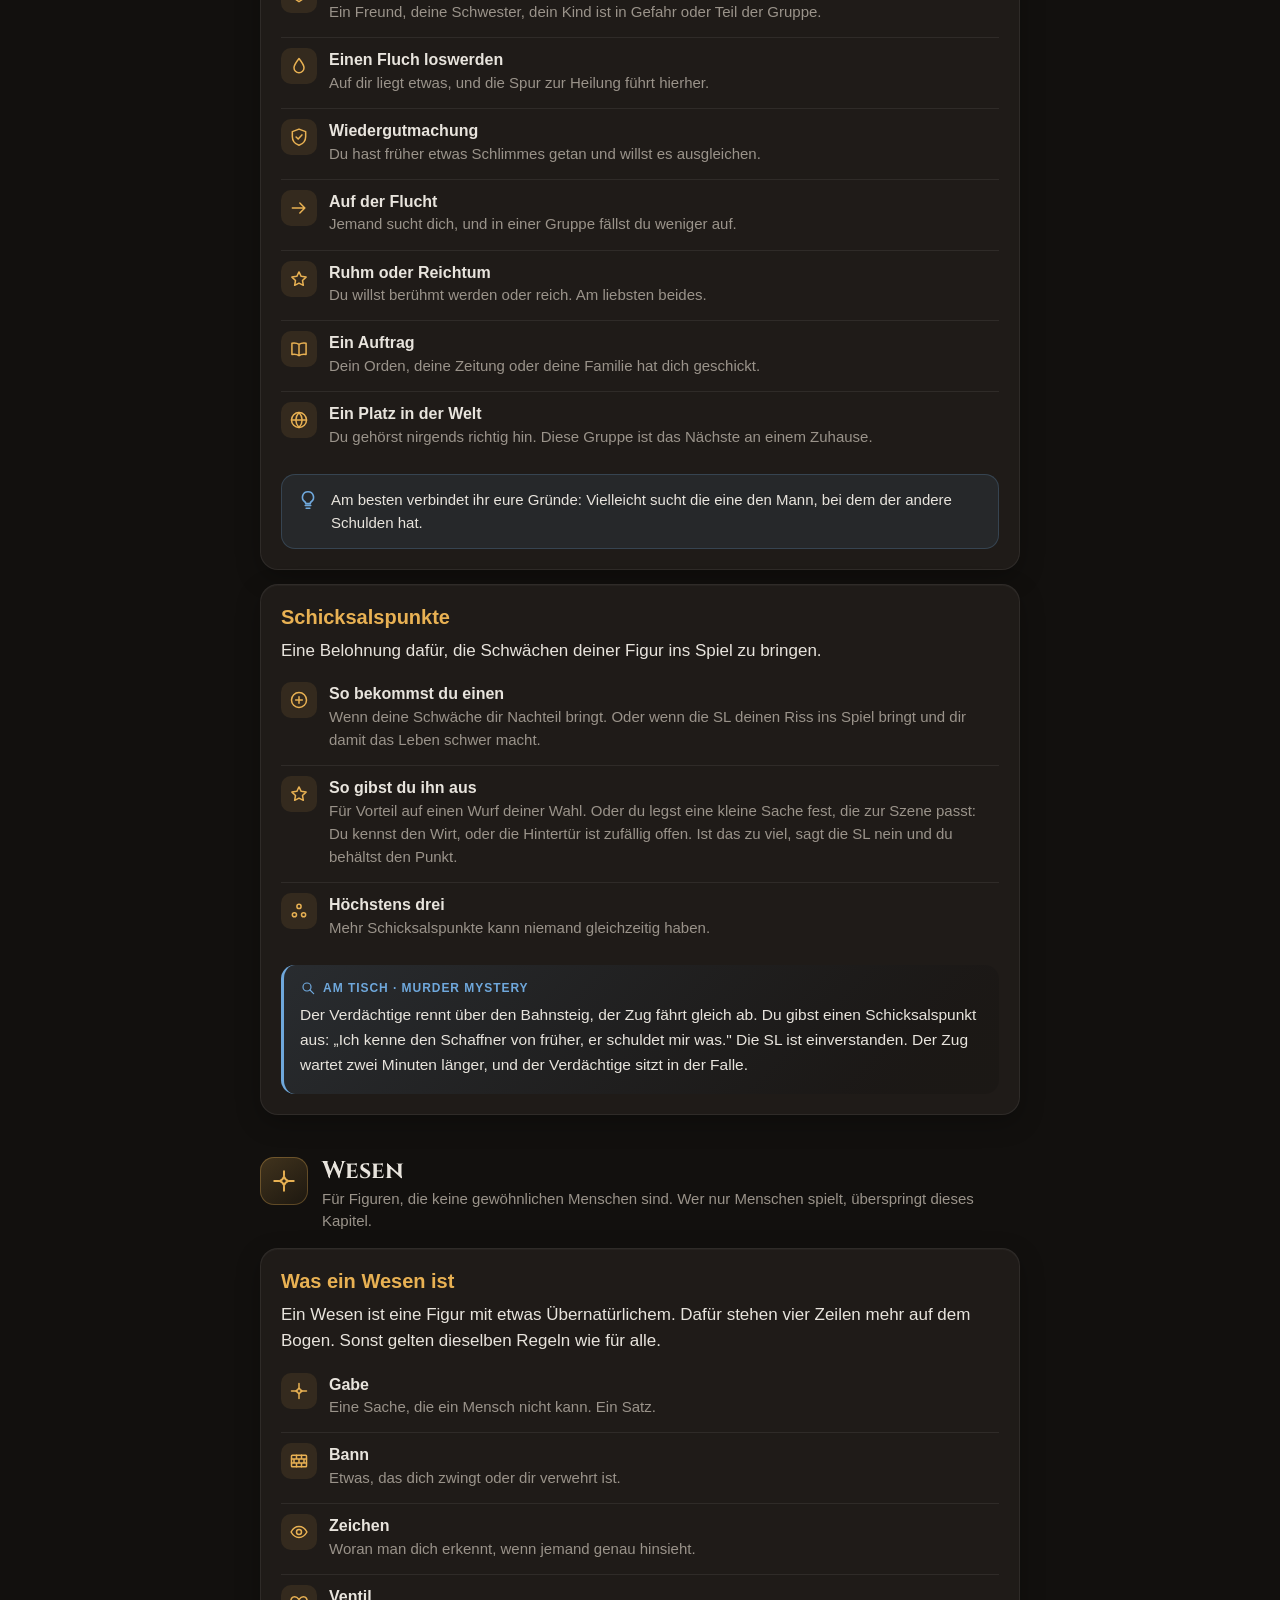
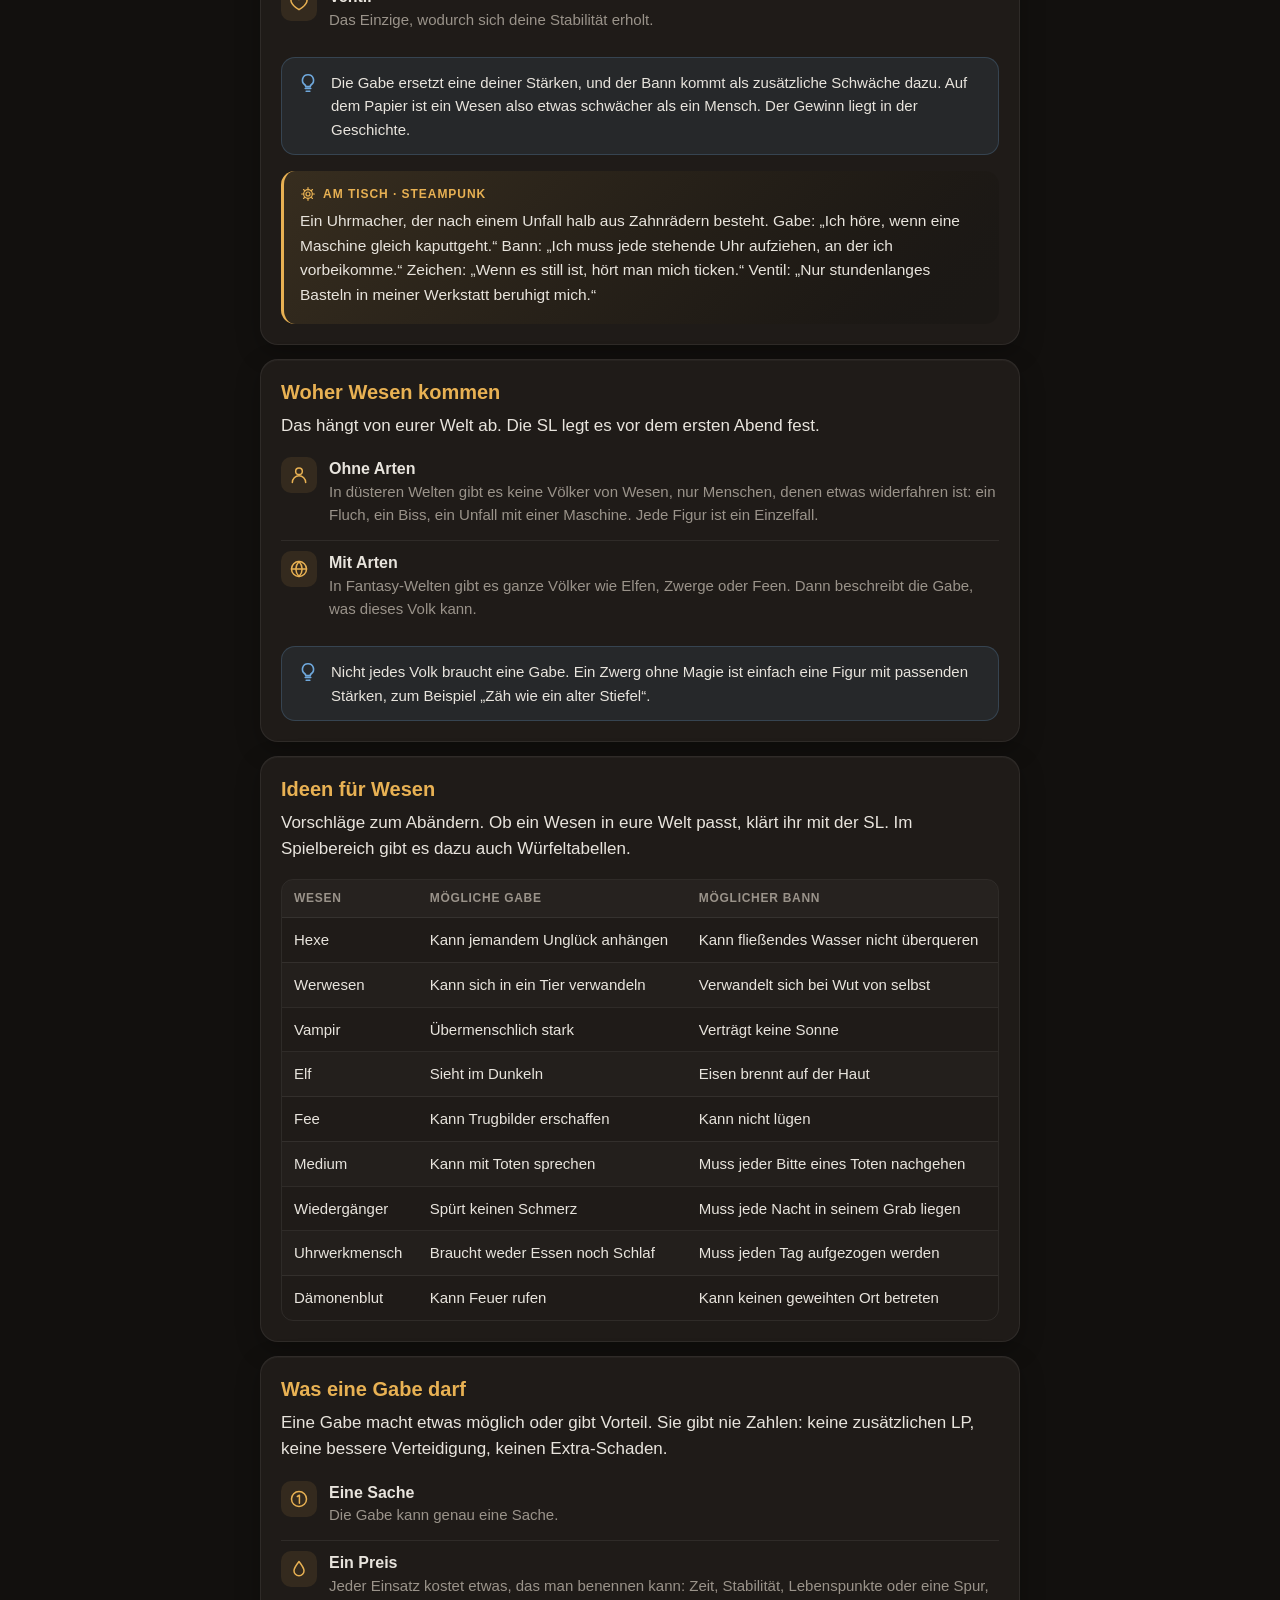
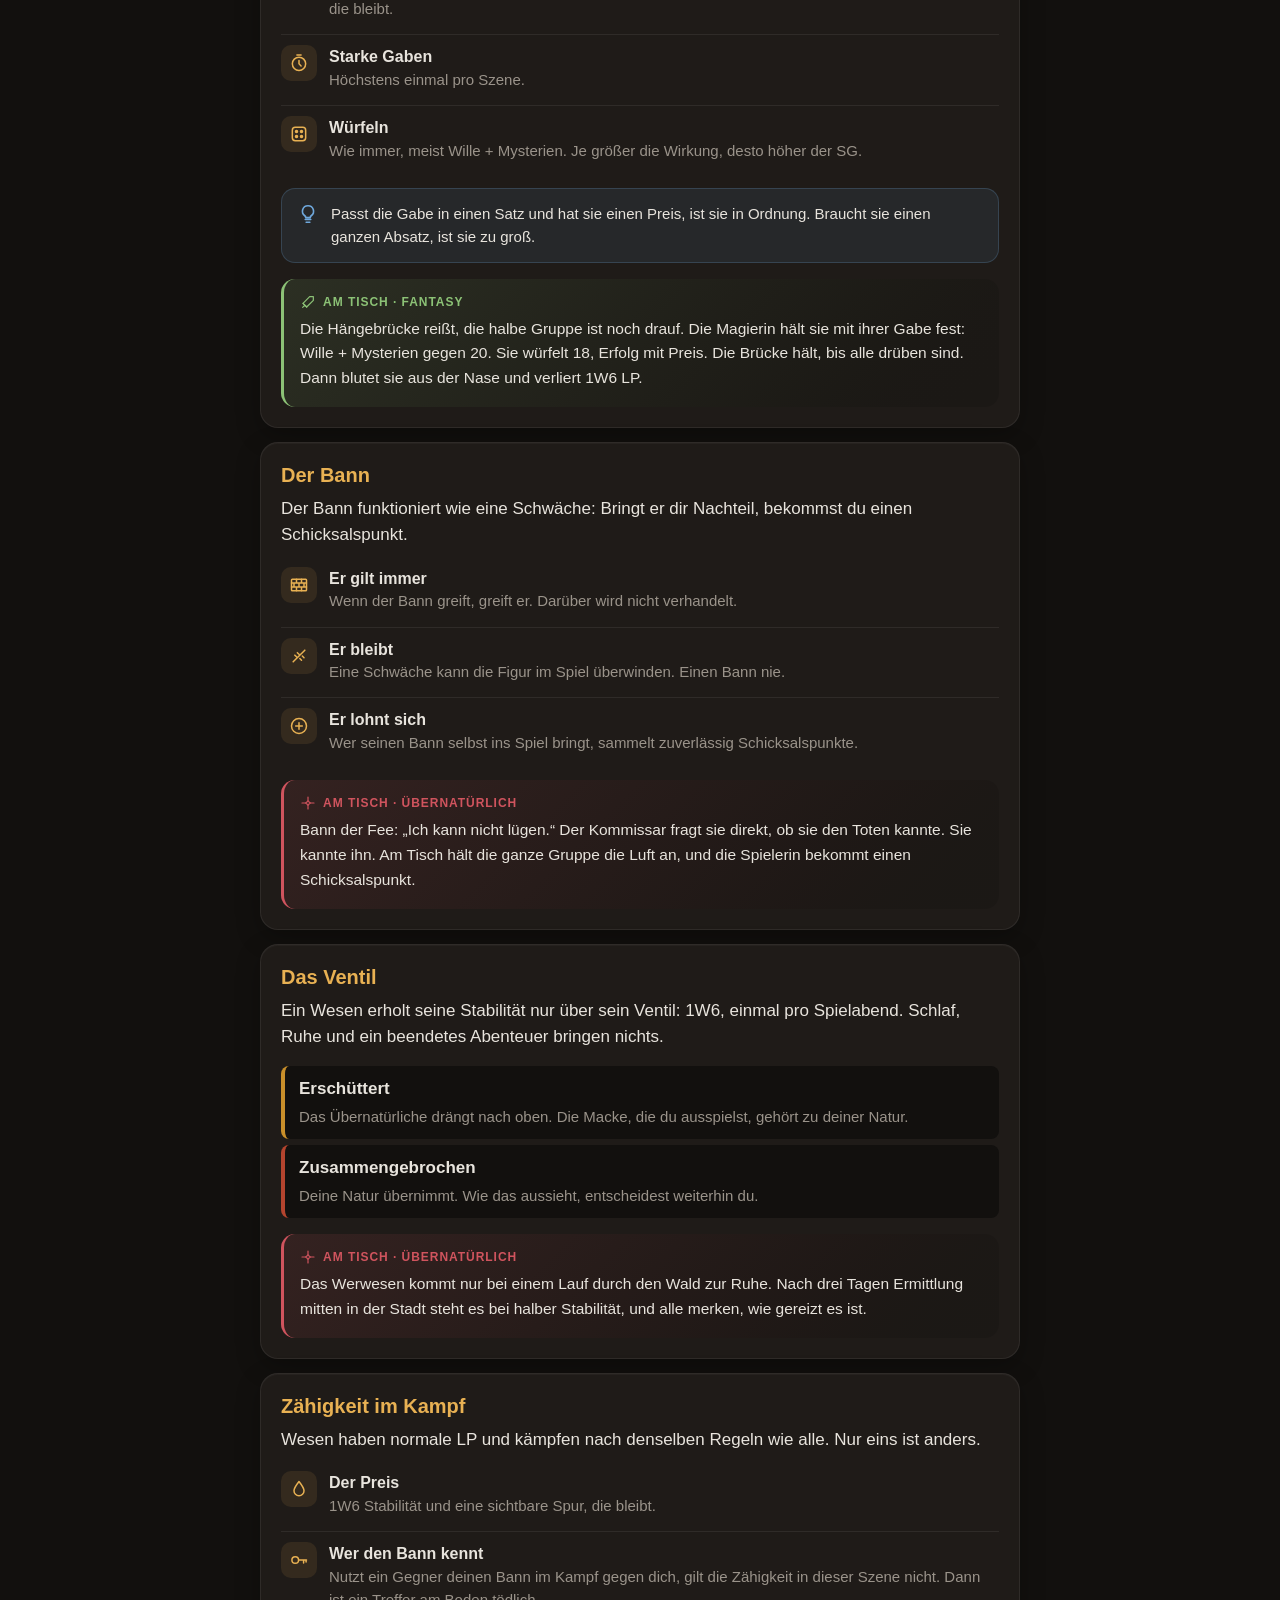
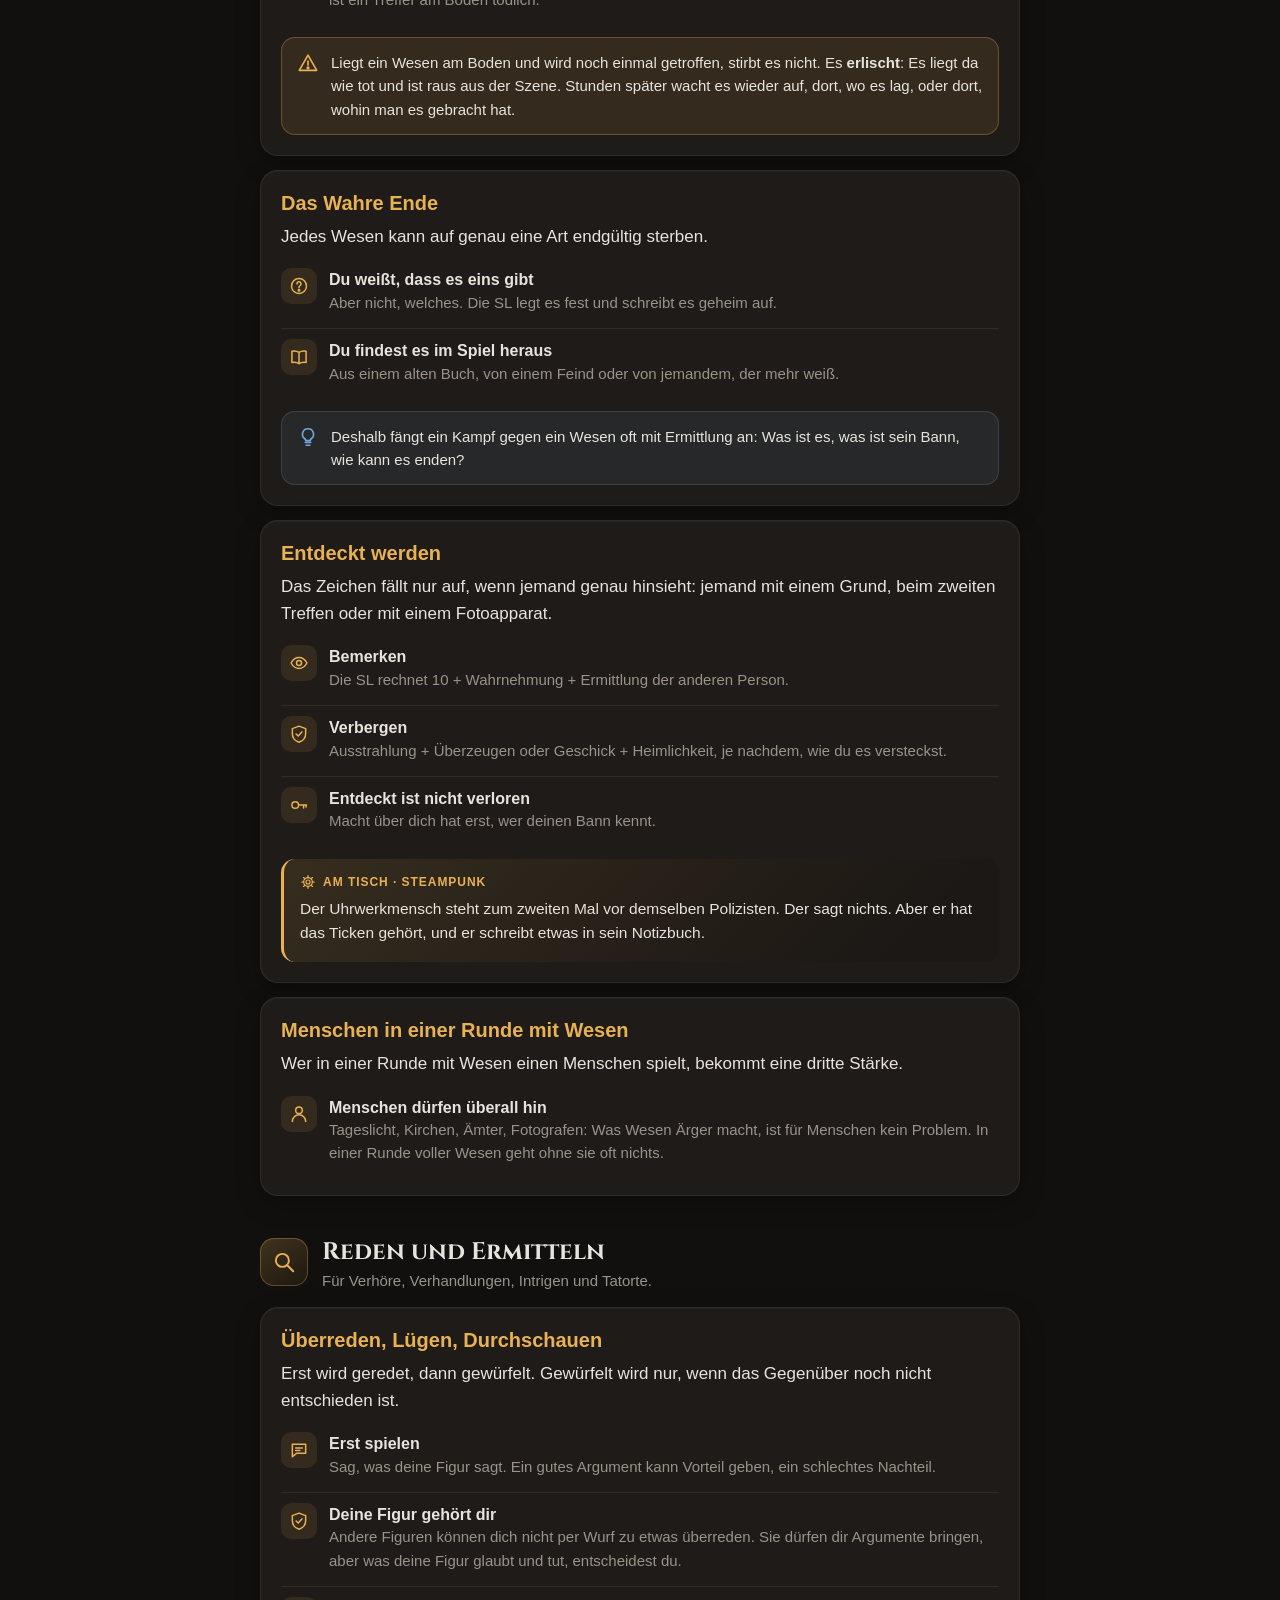
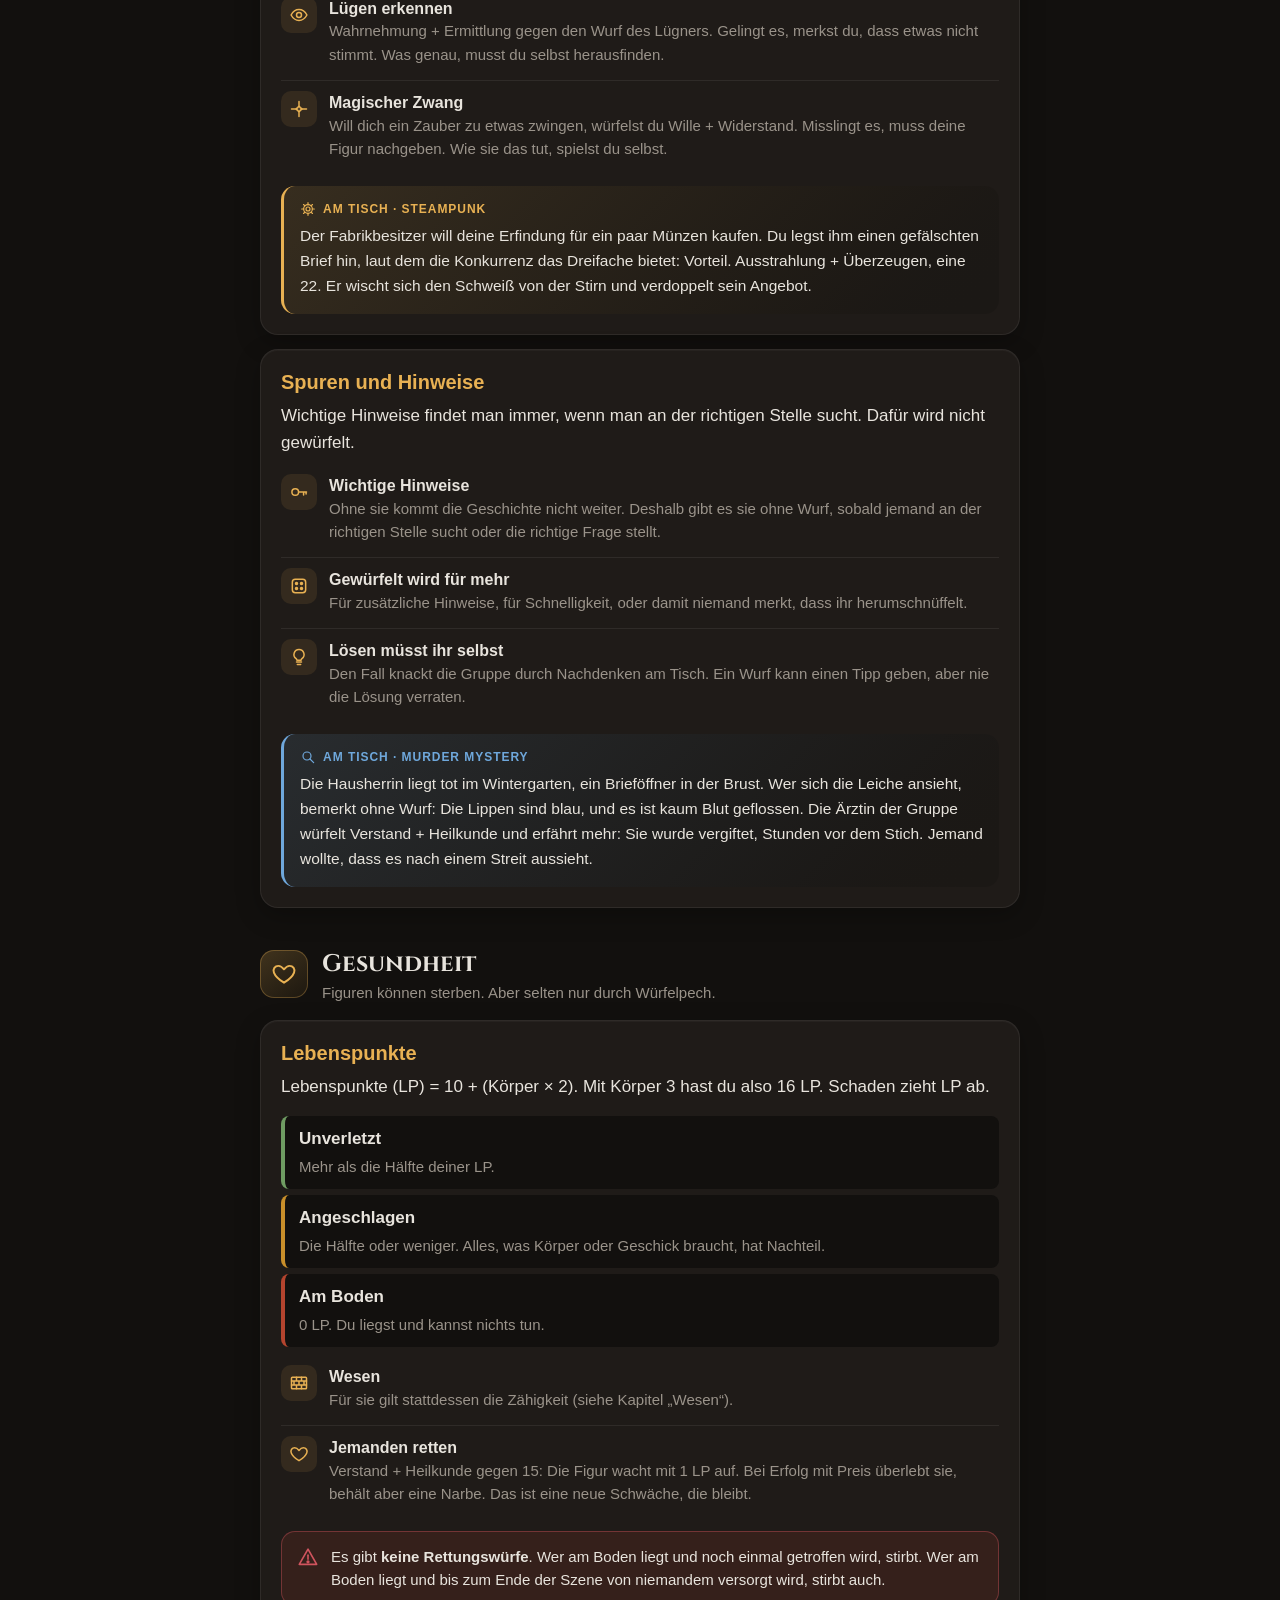
<file: regelwerk.html>
<!DOCTYPE html>
<html lang="de">
<head>
<meta charset="UTF-8">
<meta name="viewport" content="width=device-width, initial-scale=1, viewport-fit=cover">
<title>Der Eine Wurf · Regelwerk</title>
<meta name="description" content="Alle Regeln von Der Eine Wurf zum Nachschlagen. Durchsuchbar, ohne Anmeldung.">
<meta name="theme-color" content="#12100e">
<link rel="preconnect" href="https://fonts.googleapis.com">
<link rel="preconnect" href="https://fonts.gstatic.com" crossorigin>
<link href="https://fonts.googleapis.com/css2?family=Cinzel:wght@600;700&family=Special+Elite&display=swap" rel="stylesheet">
<link rel="stylesheet" href="stil.css">
<link rel="icon" href="icon-192.png">
</head>
<body class="oeffentlich" id="oben">

<nav class="leiste-oben">
  <a class="leiste-marke" href="index.html">Der Eine Wurf</a>
  <div class="leiste-links">
    <a href="index.html">Übersicht</a>
    <a class="leiste-knopf" href="spiel.html">Spielbereich</a>
  </div>
</nav>

<header class="held held-kompakt">
  <div class="held-innen">
    <p class="held-vorspann">Nachschlagewerk</p>
    <h1>Das Regelwerk</h1>
    <p class="held-satz">Alle Regeln an einem Ort. Durchsuchbar, ohne Anmeldung.</p>
    <label class="such-feld">
      <svg viewBox="0 0 24 24" fill="none" stroke="currentColor" stroke-width="2" stroke-linecap="round" aria-hidden="true"><circle cx="10.5" cy="10.5" r="6"/><path d="M15 15l5.5 5.5"/></svg>
      <span class="nur-vorleser">Regeln durchsuchen</span>
      <input type="search" id="regel-suche" placeholder="Suchen: Manöver, Vampir, angeschlagen …" autocomplete="off">
    </label>
  </div>
</header>

<!-- Kapitelleiste: klebt beim Scrollen oben, läuft am Handy
     seitlich durch (wischen), am iPad passt sie meist ganz. -->
<nav class="kapitel-leiste" id="kapitel-leiste" aria-label="Kapitel"></nav>

<main class="regel-seite">
  <div id="regel-liste" class="regel-liste"></div>
</main>

<a class="nach-oben" href="#oben" aria-label="Nach oben">
  <svg viewBox="0 0 24 24" fill="none" stroke="currentColor" stroke-width="2" stroke-linecap="round" stroke-linejoin="round" aria-hidden="true"><path d="M12 19V5M6 11l6-6 6 6"/></svg>
</a>

<footer class="fuss">
  <p>Der Eine Wurf · Ein privates Regelwerk</p>
</footer>

<script type="module" src="regelwerk.js"></script>
</body>
</html>
</file>
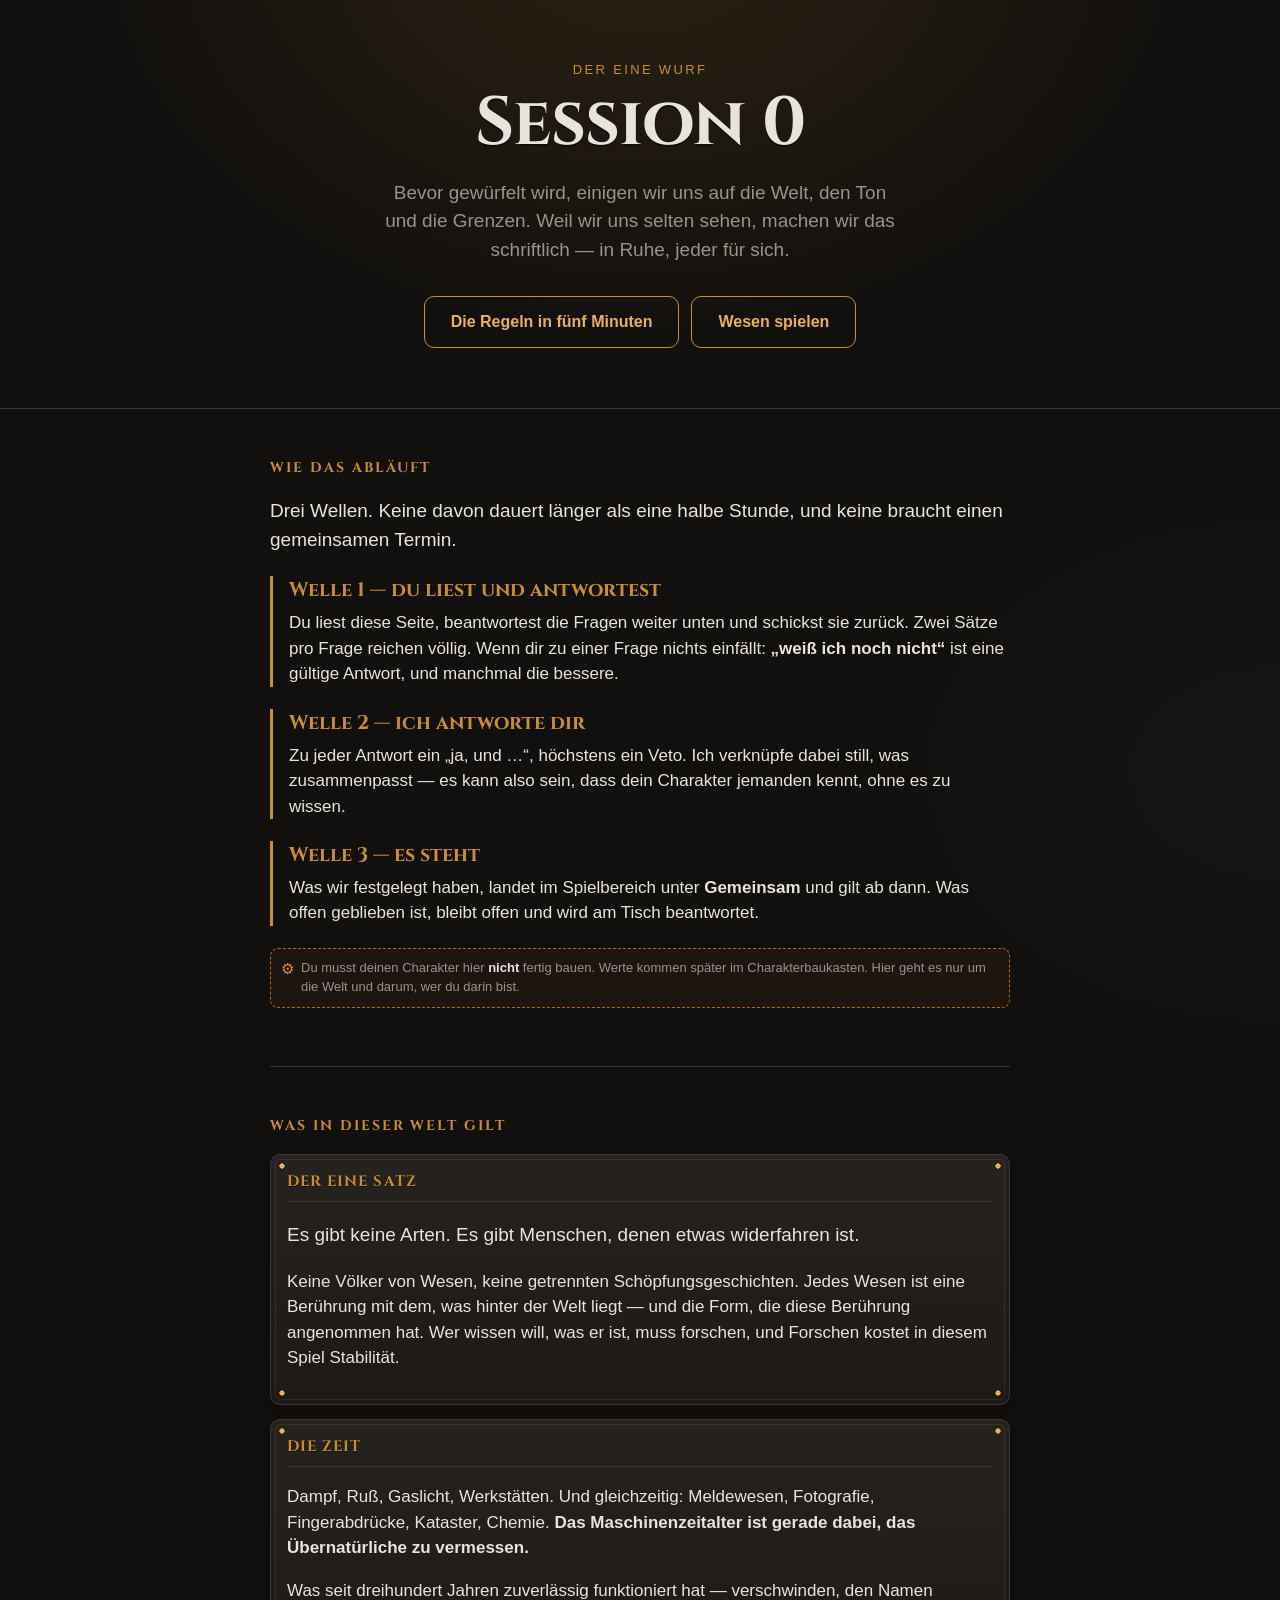
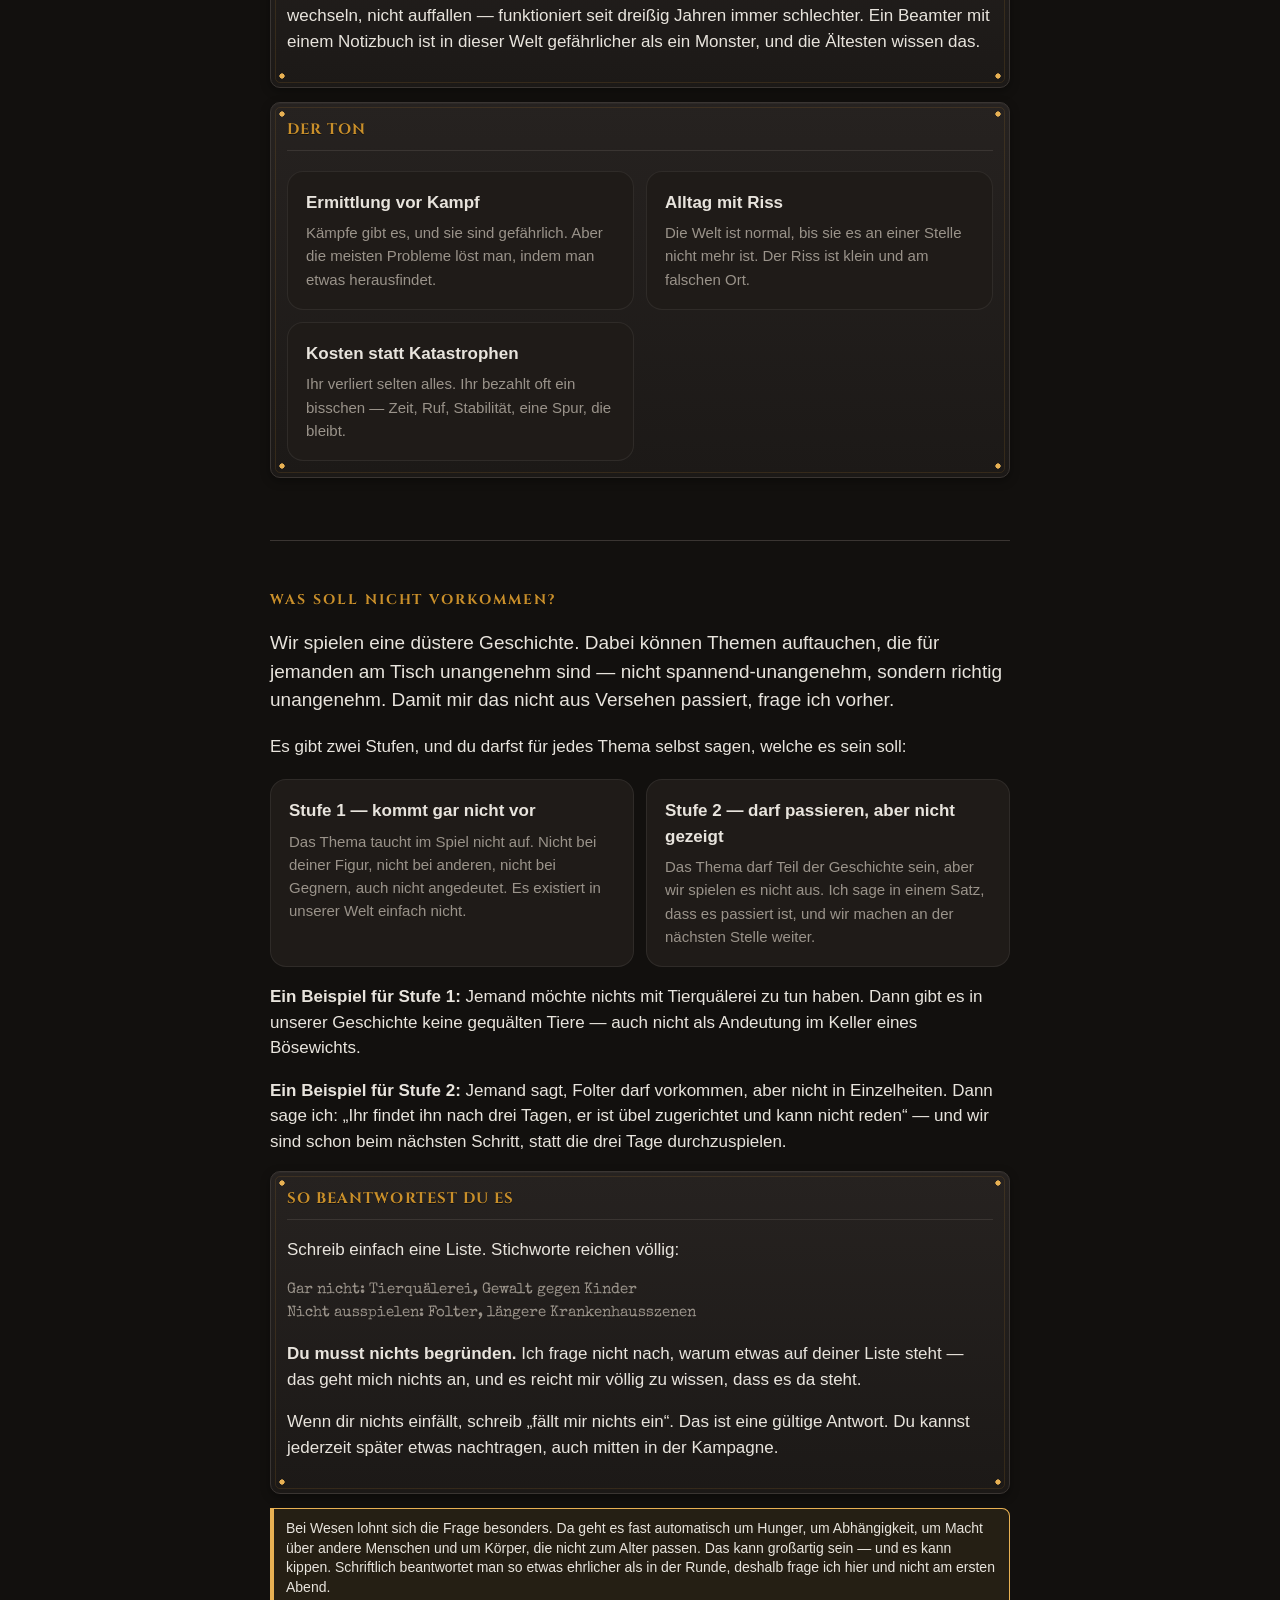
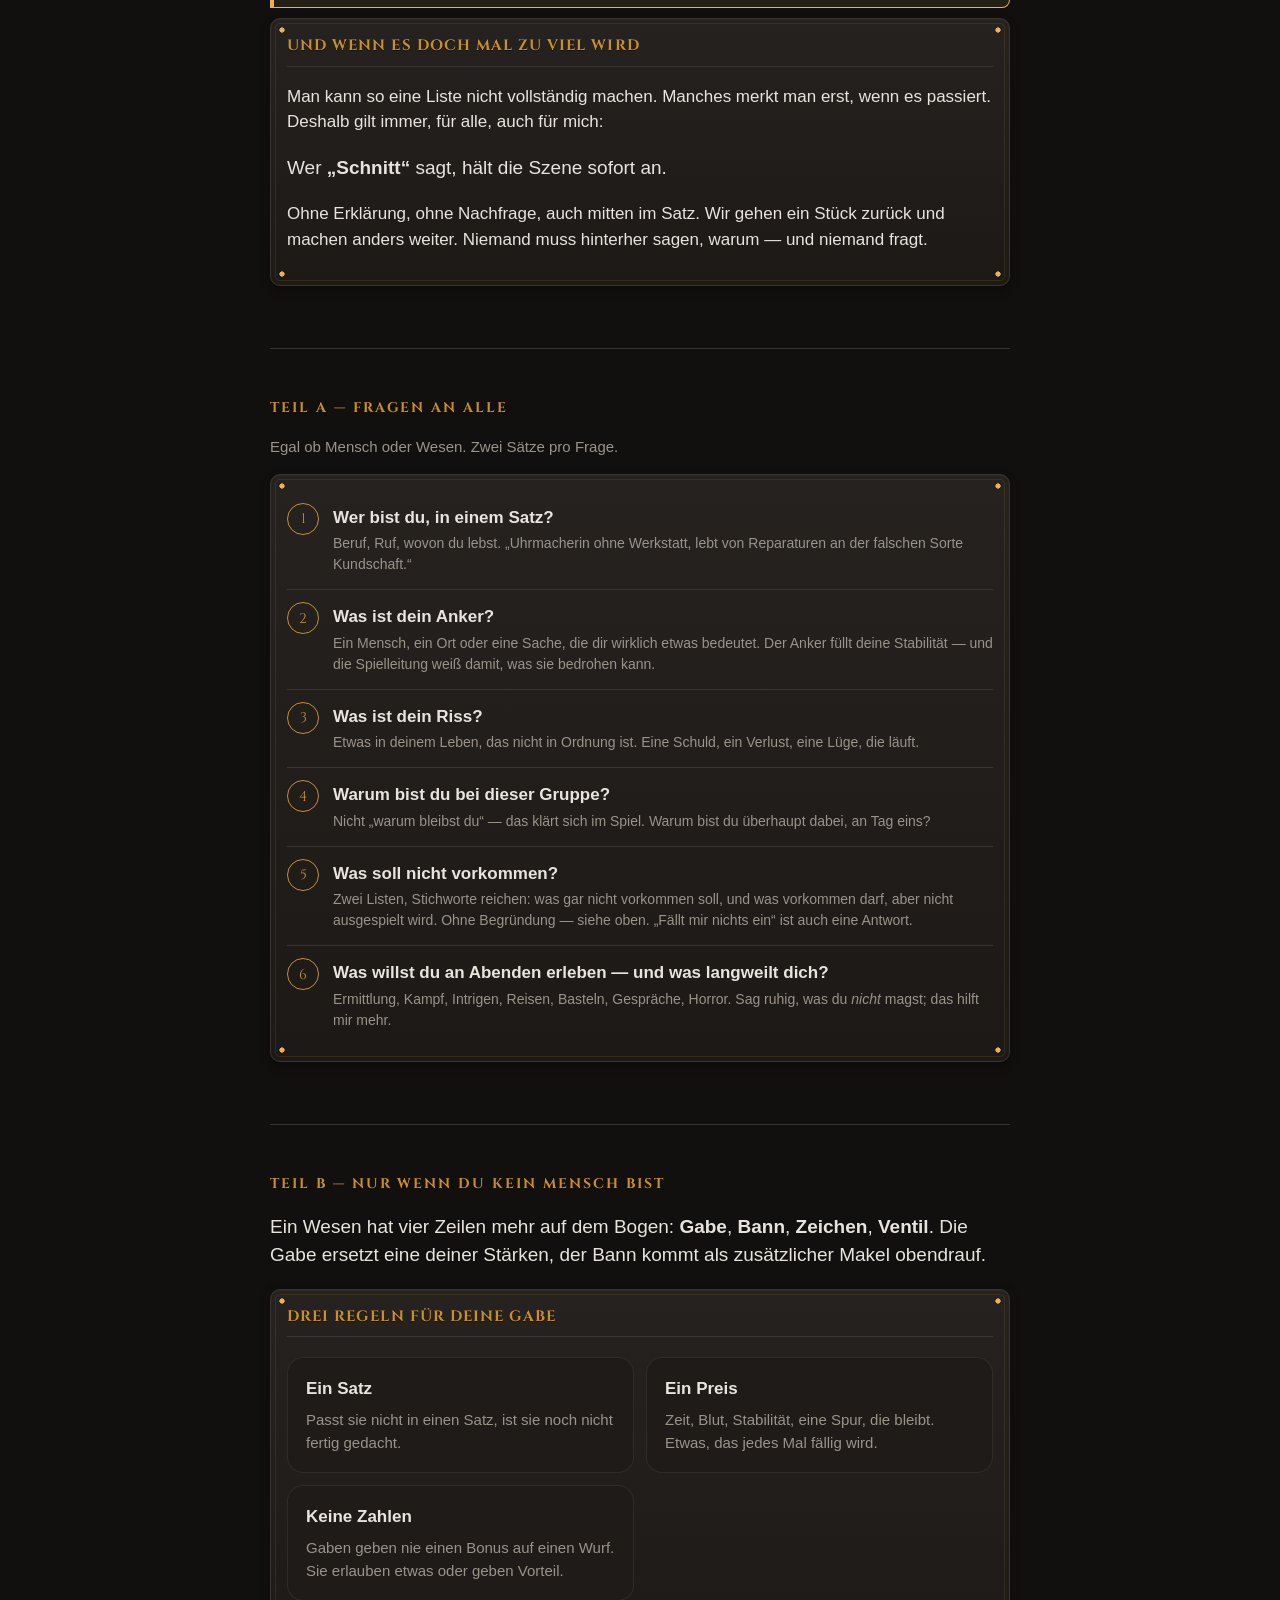
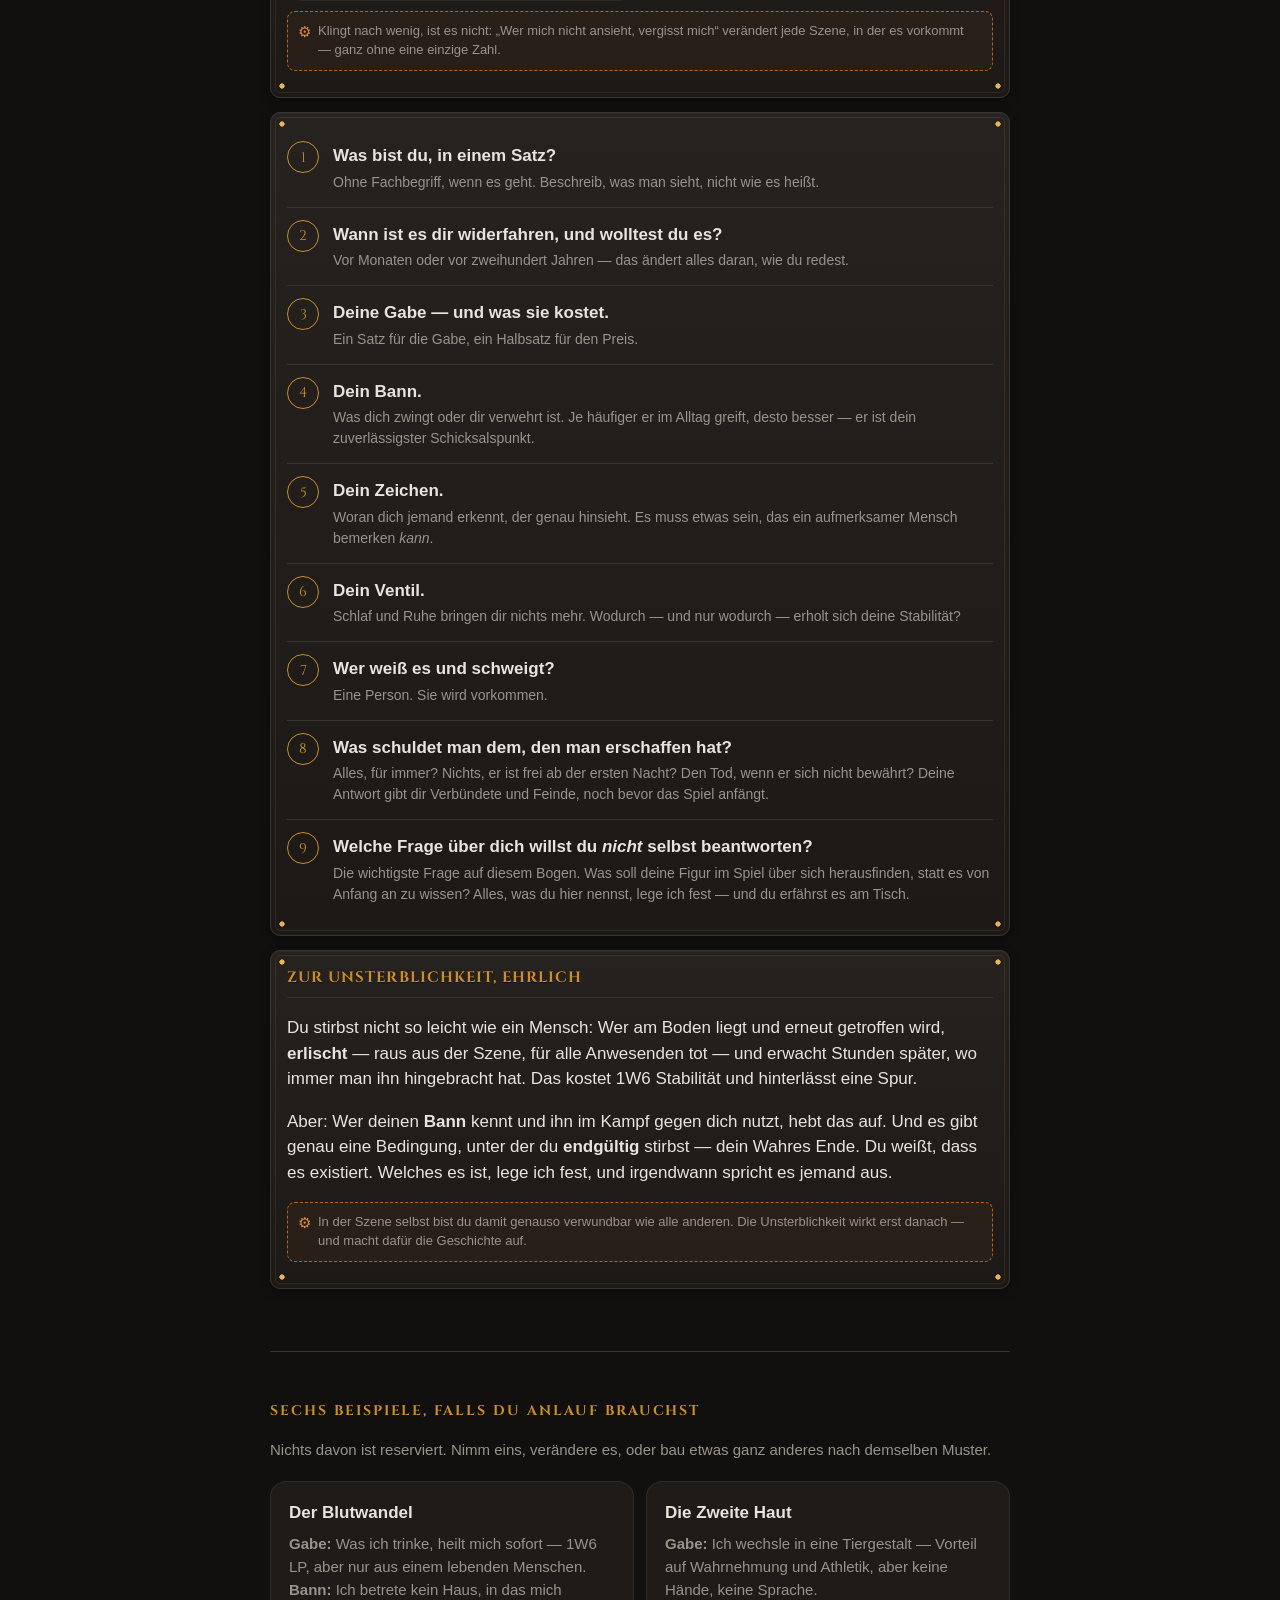
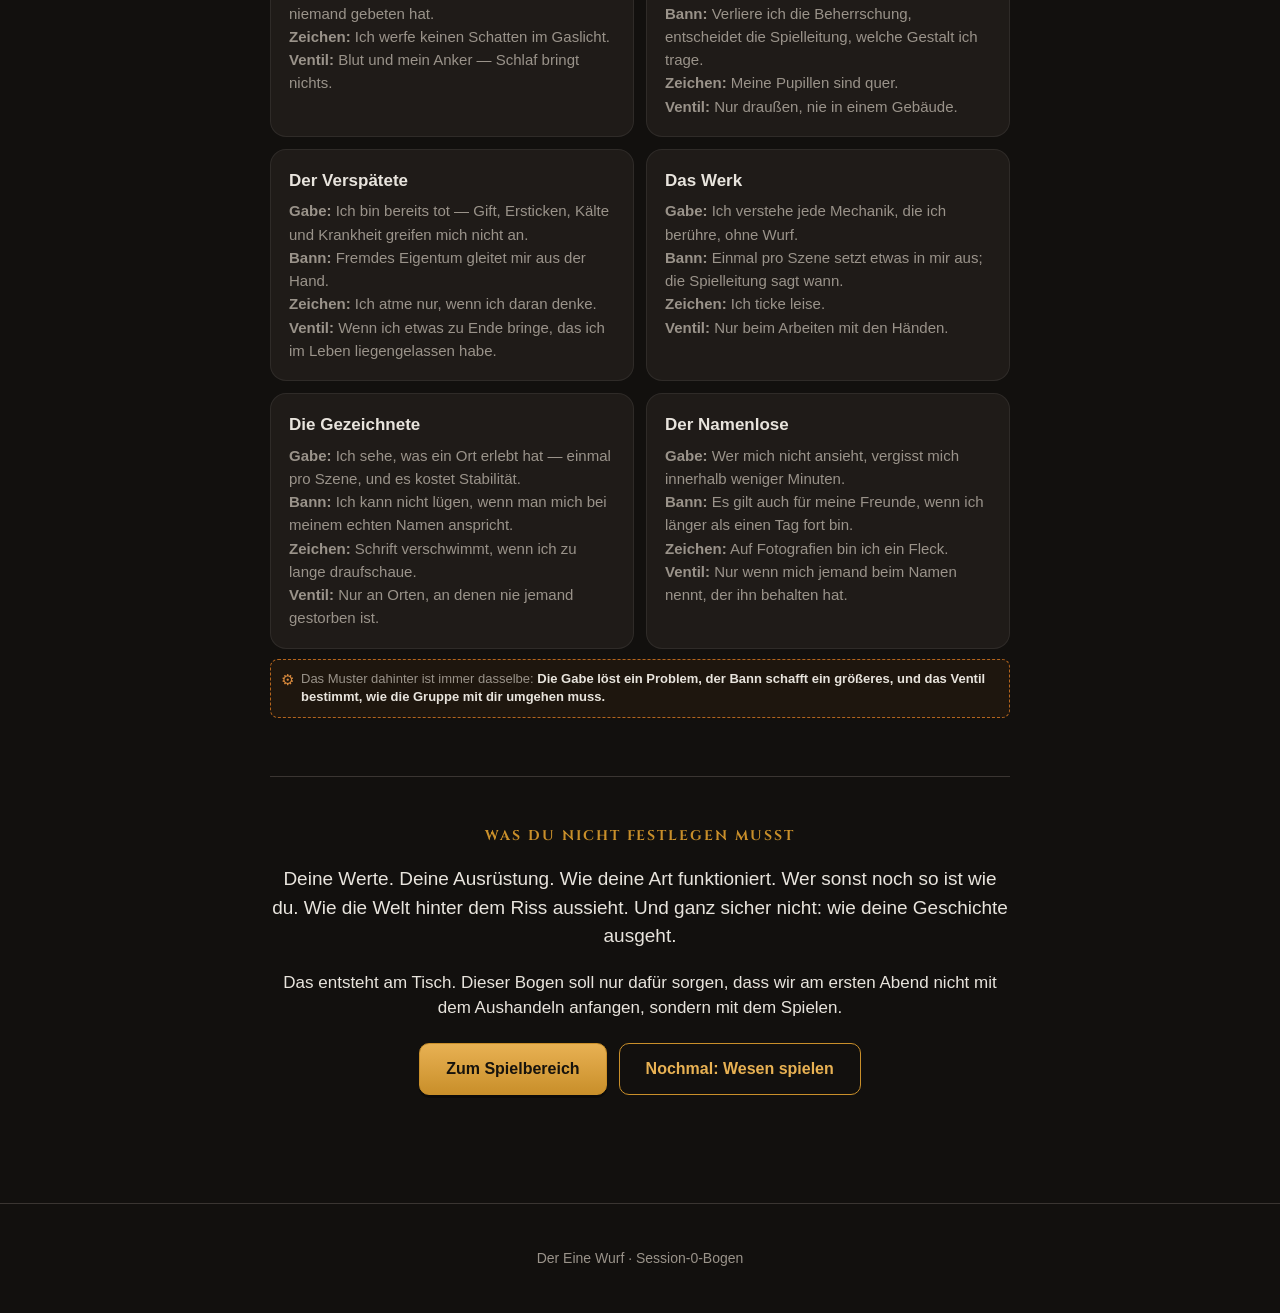
<file: session-0.html>
<!DOCTYPE html>
<html lang="de">
<head>
<meta charset="UTF-8">
<meta name="viewport" content="width=device-width, initial-scale=1, viewport-fit=cover">
<title>Session 0 — Der Eine Wurf</title>
<meta name="description" content="Der schriftliche Session-0-Bogen für Der Eine Wurf: Weltrahmen, Grenzen, Fragen an Menschen und Wesen.">
<meta name="theme-color" content="#12100e">
<link rel="preconnect" href="https://fonts.googleapis.com">
<link rel="preconnect" href="https://fonts.gstatic.com" crossorigin>
<link href="https://fonts.googleapis.com/css2?family=Cinzel:wght@600;700&family=Special+Elite&display=swap" rel="stylesheet">
<link rel="stylesheet" href="stil.css">
<link rel="icon" href="icon-192.png">

<!-- ==========================================================
     NUR FÜR DIESE SEITE
     Zwei Dinge, die stil.css bewusst nicht kennt:
     1. Eine nummerierte Frageliste mit Platz zum Antworten.
     2. Ein Druckbild — dieser Bogen wird erfahrungsgemäß
        ausgedruckt oder als PDF verschickt, und Dunkelbraun
        auf Papier ist eine Tonerkatastrophe.
     ========================================================== -->
<style>
  .fragen { list-style: none; margin: 0; padding: 0; counter-reset: frage; }
  .fragen > li {
    counter-increment: frage;
    position: relative;
    padding: 14px 0 14px 46px;
    border-top: 1px solid var(--linie);
  }
  .fragen > li:first-child { border-top: 0; }
  .fragen > li::before {
    content: counter(frage);
    position: absolute; left: 0; top: 12px;
    width: 30px; height: 30px;
    display: flex; align-items: center; justify-content: center;
    border: 1px solid var(--messing);
    border-radius: 50%;
    color: var(--messing);
    font-family: var(--schrift-kopf);
    font-size: 14px;
  }
  .fragen b { display: block; margin-bottom: 3px; }
  .fragen .warum { color: var(--text-leise); font-size: 14px; margin: 0; }

  /* Linien zum Ausfüllen — nur im Druck sichtbar, am Bildschirm
     schreibt ohnehin niemand mit dem Finger ins HTML. */
  .schreiblinie { display: none; }

  .welle { border-left: 3px solid var(--messing); padding-left: 16px; margin: 22px 0; }
  .welle h3 { font-family: var(--schrift-kopf); color: var(--messing); margin: 0 0 4px; }
  .welle p { margin: 0 0 6px; }

  @media print {
    :root { --bg: #fff; --flaeche: #fff; --flaeche-hoch: #fff;
            --text: #000; --text-leise: #444; --linie: #bbb; --messing: #7a5410; }
    body, .seite { background: #fff !important; color: #000; }
    .held { background: #fff !important; border-bottom: 2px solid #000; }
    .karte, .info-karte { background: #fff !important; break-inside: avoid; }
    .held-knoepfe, .fuss, .nicht-drucken { display: none !important; }
    .schreiblinie { display: block; border-bottom: 1px solid #ccc; height: 22px; margin-top: 8px; }
    .block { break-inside: avoid; }
  }
</style>
</head>
<body class="oeffentlich">

<!-- ==========================================================
     KOPF
     ========================================================== -->
<header class="held">
  <div class="held-innen">
    <p class="held-vorspann">Der Eine Wurf</p>
    <h1>Session&nbsp;0</h1>
    <p class="held-satz">
      Bevor gewürfelt wird, einigen wir uns auf die Welt, den Ton und die Grenzen.
      Weil wir uns selten sehen, machen wir das schriftlich — in Ruhe, jeder für sich.
    </p>
    <div class="held-knoepfe">
      <a class="knopf-gross knopf-hohl" href="index.html">Die Regeln in fünf Minuten</a>
      <a class="knopf-gross knopf-hohl" href="index.html#wesen">Wesen spielen</a>
    </div>
  </div>
</header>

<main class="seite">

<!-- ==========================================================
     ABLAUF
     ========================================================== -->
<section class="block">
  <h2>Wie das abläuft</h2>
  <p class="gross">
    Drei Wellen. Keine davon dauert länger als eine halbe Stunde, und keine
    braucht einen gemeinsamen Termin.
  </p>

  <div class="welle">
    <h3>Welle 1 — du liest und antwortest</h3>
    <p>Du liest diese Seite, beantwortest die Fragen weiter unten und schickst sie zurück. Zwei Sätze pro Frage reichen völlig. Wenn dir zu einer Frage nichts einfällt: <b>„weiß ich noch nicht“</b> ist eine gültige Antwort, und manchmal die bessere.</p>
  </div>

  <div class="welle">
    <h3>Welle 2 — ich antworte dir</h3>
    <p>Zu jeder Antwort ein „ja, und&nbsp;…“, höchstens ein Veto. Ich verknüpfe dabei still, was zusammenpasst — es kann also sein, dass dein Charakter jemanden kennt, ohne es zu wissen.</p>
  </div>

  <div class="welle">
    <h3>Welle 3 — es steht</h3>
    <p>Was wir festgelegt haben, landet im Spielbereich unter <b>Gemeinsam</b> und gilt ab dann. Was offen geblieben ist, bleibt offen und wird am Tisch beantwortet.</p>
  </div>

  <p class="hinweis-schild">Du musst deinen Charakter hier <b>nicht</b> fertig bauen. Werte kommen später im Charakterbaukasten. Hier geht es nur um die Welt und darum, wer du darin bist.</p>
</section>

<!-- ==========================================================
     WELTRAHMEN
     ========================================================== -->
<section class="block">
  <h2>Was in dieser Welt gilt</h2>

  <div class="karte">
    <div class="karte-kopf"><h2>Der eine Satz</h2></div>
    <p class="gross">Es gibt keine Arten. Es gibt Menschen, denen etwas widerfahren ist.</p>
    <p>Keine Völker von Wesen, keine getrennten Schöpfungsgeschichten. Jedes Wesen ist eine Berührung mit dem, was hinter der Welt liegt — und die Form, die diese Berührung angenommen hat. Wer wissen will, was er ist, muss forschen, und Forschen kostet in diesem Spiel Stabilität.</p>
  </div>

  <div class="karte">
    <div class="karte-kopf"><h2>Die Zeit</h2></div>
    <p>Dampf, Ruß, Gaslicht, Werkstätten. Und gleichzeitig: Meldewesen, Fotografie, Fingerabdrücke, Kataster, Chemie. <b>Das Maschinenzeitalter ist gerade dabei, das Übernatürliche zu vermessen.</b></p>
    <p>Was seit dreihundert Jahren zuverlässig funktioniert hat — verschwinden, den Namen wechseln, nicht auffallen — funktioniert seit dreißig Jahren immer schlechter. Ein Beamter mit einem Notizbuch ist in dieser Welt gefährlicher als ein Monster, und die Ältesten wissen das.</p>
  </div>

  <div class="karte">
    <div class="karte-kopf"><h2>Der Ton</h2></div>
    <div class="karten-gitter">
      <div class="info-karte"><h3>Ermittlung vor Kampf</h3><p>Kämpfe gibt es, und sie sind gefährlich. Aber die meisten Probleme löst man, indem man etwas herausfindet.</p></div>
      <div class="info-karte"><h3>Alltag mit Riss</h3><p>Die Welt ist normal, bis sie es an einer Stelle nicht mehr ist. Der Riss ist klein und am falschen Ort.</p></div>
      <div class="info-karte"><h3>Kosten statt Katastrophen</h3><p>Ihr verliert selten alles. Ihr bezahlt oft ein bisschen — Zeit, Ruf, Stabilität, eine Spur, die bleibt.</p></div>
    </div>
  </div>
</section>

<!-- ==========================================================
     LINIEN UND SCHLEIER
     ========================================================== -->
<section class="block">
  <h2>Was soll nicht vorkommen?</h2>
  <p class="gross">
    Wir spielen eine düstere Geschichte. Dabei können Themen auftauchen, die für jemanden am
    Tisch unangenehm sind — nicht spannend-unangenehm, sondern richtig unangenehm.
    Damit mir das nicht aus Versehen passiert, frage ich vorher.
  </p>

  <p>Es gibt zwei Stufen, und du darfst für jedes Thema selbst sagen, welche es sein soll:</p>

  <div class="karten-gitter">
    <div class="info-karte">
      <h3>Stufe 1 — kommt gar nicht vor</h3>
      <p>Das Thema taucht im Spiel nicht auf. Nicht bei deiner Figur, nicht bei anderen, nicht
      bei Gegnern, auch nicht angedeutet. Es existiert in unserer Welt einfach nicht.</p>
    </div>
    <div class="info-karte">
      <h3>Stufe 2 — darf passieren, aber nicht gezeigt</h3>
      <p>Das Thema darf Teil der Geschichte sein, aber wir spielen es nicht aus. Ich sage in
      einem Satz, dass es passiert ist, und wir machen an der nächsten Stelle weiter.</p>
    </div>
  </div>

  <p><b>Ein Beispiel für Stufe 1:</b> Jemand möchte nichts mit Tierquälerei zu tun haben. Dann
  gibt es in unserer Geschichte keine gequälten Tiere — auch nicht als Andeutung im Keller
  eines Bösewichts.</p>

  <p><b>Ein Beispiel für Stufe 2:</b> Jemand sagt, Folter darf vorkommen, aber nicht in
  Einzelheiten. Dann sage ich: „Ihr findet ihn nach drei Tagen, er ist übel zugerichtet und
  kann nicht reden“ — und wir sind schon beim nächsten Schritt, statt die drei Tage
  durchzuspielen.</p>

  <div class="karte">
    <div class="karte-kopf"><h2>So beantwortest du es</h2></div>
    <p>Schreib einfach eine Liste. Stichworte reichen völlig:</p>
    <p class="leise" style="font-family:var(--schrift-notiz)">
      Gar nicht: Tierquälerei, Gewalt gegen Kinder<br>
      Nicht ausspielen: Folter, längere Krankenhausszenen
    </p>
    <p><b>Du musst nichts begründen.</b> Ich frage nicht nach, warum etwas auf deiner Liste
    steht — das geht mich nichts an, und es reicht mir völlig zu wissen, dass es da steht.</p>
    <p>Wenn dir nichts einfällt, schreib „fällt mir nichts ein“. Das ist eine gültige Antwort.
    Du kannst jederzeit später etwas nachtragen, auch mitten in der Kampagne.</p>
  </div>

  <p class="warnschild">Bei Wesen lohnt sich die Frage besonders. Da geht
  es fast automatisch um Hunger, um Abhängigkeit, um Macht über andere Menschen und um Körper,
  die nicht zum Alter passen. Das kann großartig sein — und es kann kippen. Schriftlich
  beantwortet man so etwas ehrlicher als in der Runde, deshalb frage ich hier und nicht am
  ersten Abend.</p>

  <div class="karte">
    <div class="karte-kopf"><h2>Und wenn es doch mal zu viel wird</h2></div>
    <p>Man kann so eine Liste nicht vollständig machen. Manches merkt man erst, wenn es passiert.
    Deshalb gilt immer, für alle, auch für mich:</p>
    <p class="gross">Wer <b>„Schnitt“</b> sagt, hält die Szene sofort an.</p>
    <p>Ohne Erklärung, ohne Nachfrage, auch mitten im Satz. Wir gehen ein Stück zurück und
    machen anders weiter. Niemand muss hinterher sagen, warum — und niemand fragt.</p>
  </div>
</section>

<!-- ==========================================================
     TEIL A — ALLE
     ========================================================== -->
<section class="block">
  <h2>Teil A — Fragen an alle</h2>
  <p class="leise">Egal ob Mensch oder Wesen. Zwei Sätze pro Frage.</p>

  <div class="karte">
    <ol class="fragen">
      <li><b>Wer bist du, in einem Satz?</b>
        <p class="warum">Beruf, Ruf, wovon du lebst. „Uhrmacherin ohne Werkstatt, lebt von Reparaturen an der falschen Sorte Kundschaft.“</p>
        <div class="schreiblinie"></div><div class="schreiblinie"></div></li>

      <li><b>Was ist dein Anker?</b>
        <p class="warum">Ein Mensch, ein Ort oder eine Sache, die dir wirklich etwas bedeutet. Der Anker füllt deine Stabilität — und die Spielleitung weiß damit, was sie bedrohen kann.</p>
        <div class="schreiblinie"></div><div class="schreiblinie"></div></li>

      <li><b>Was ist dein Riss?</b>
        <p class="warum">Etwas in deinem Leben, das nicht in Ordnung ist. Eine Schuld, ein Verlust, eine Lüge, die läuft.</p>
        <div class="schreiblinie"></div><div class="schreiblinie"></div></li>

      <li><b>Warum bist du bei dieser Gruppe?</b>
        <p class="warum">Nicht „warum bleibst du“ — das klärt sich im Spiel. Warum bist du überhaupt dabei, an Tag eins?</p>
        <div class="schreiblinie"></div><div class="schreiblinie"></div></li>

      <li><b>Was soll nicht vorkommen?</b>
        <p class="warum">Zwei Listen, Stichworte reichen: was gar nicht vorkommen soll, und was vorkommen darf, aber nicht ausgespielt wird. Ohne Begründung — siehe oben. „Fällt mir nichts ein“ ist auch eine Antwort.</p>
        <div class="schreiblinie"></div><div class="schreiblinie"></div></li>

      <li><b>Was willst du an Abenden erleben — und was langweilt dich?</b>
        <p class="warum">Ermittlung, Kampf, Intrigen, Reisen, Basteln, Gespräche, Horror. Sag ruhig, was du <i>nicht</i> magst; das hilft mir mehr.</p>
        <div class="schreiblinie"></div><div class="schreiblinie"></div></li>
    </ol>
  </div>
</section>

<!-- ==========================================================
     TEIL B — WESEN
     ========================================================== -->
<section class="block">
  <h2>Teil B — nur wenn du kein Mensch bist</h2>
  <p class="gross">
    Ein Wesen hat vier Zeilen mehr auf dem Bogen: <b>Gabe</b>, <b>Bann</b>, <b>Zeichen</b>, <b>Ventil</b>.
    Die Gabe ersetzt eine deiner Stärken, der Bann kommt als zusätzlicher Makel obendrauf.
  </p>

  <div class="karte">
    <div class="karte-kopf"><h2>Drei Regeln für deine Gabe</h2></div>
    <div class="karten-gitter">
      <div class="info-karte"><h3>Ein Satz</h3><p>Passt sie nicht in einen Satz, ist sie noch nicht fertig gedacht.</p></div>
      <div class="info-karte"><h3>Ein Preis</h3><p>Zeit, Blut, Stabilität, eine Spur, die bleibt. Etwas, das jedes Mal fällig wird.</p></div>
      <div class="info-karte"><h3>Keine Zahlen</h3><p>Gaben geben nie einen Bonus auf einen Wurf. Sie erlauben etwas oder geben Vorteil.</p></div>
    </div>
    <p class="hinweis-schild">Klingt nach wenig, ist es nicht: „Wer mich nicht ansieht, vergisst mich“ verändert jede Szene, in der es vorkommt — ganz ohne eine einzige Zahl.</p>
  </div>

  <div class="karte">
    <ol class="fragen">
      <li><b>Was bist du, in einem Satz?</b>
        <p class="warum">Ohne Fachbegriff, wenn es geht. Beschreib, was man sieht, nicht wie es heißt.</p>
        <div class="schreiblinie"></div><div class="schreiblinie"></div></li>

      <li><b>Wann ist es dir widerfahren, und wolltest du es?</b>
        <p class="warum">Vor Monaten oder vor zweihundert Jahren — das ändert alles daran, wie du redest.</p>
        <div class="schreiblinie"></div><div class="schreiblinie"></div></li>

      <li><b>Deine Gabe — und was sie kostet.</b>
        <p class="warum">Ein Satz für die Gabe, ein Halbsatz für den Preis.</p>
        <div class="schreiblinie"></div><div class="schreiblinie"></div></li>

      <li><b>Dein Bann.</b>
        <p class="warum">Was dich zwingt oder dir verwehrt ist. Je häufiger er im Alltag greift, desto besser — er ist dein zuverlässigster Schicksalspunkt.</p>
        <div class="schreiblinie"></div><div class="schreiblinie"></div></li>

      <li><b>Dein Zeichen.</b>
        <p class="warum">Woran dich jemand erkennt, der genau hinsieht. Es muss etwas sein, das ein aufmerksamer Mensch bemerken <i>kann</i>.</p>
        <div class="schreiblinie"></div><div class="schreiblinie"></div></li>

      <li><b>Dein Ventil.</b>
        <p class="warum">Schlaf und Ruhe bringen dir nichts mehr. Wodurch — und nur wodurch — erholt sich deine Stabilität?</p>
        <div class="schreiblinie"></div><div class="schreiblinie"></div></li>

      <li><b>Wer weiß es und schweigt?</b>
        <p class="warum">Eine Person. Sie wird vorkommen.</p>
        <div class="schreiblinie"></div><div class="schreiblinie"></div></li>

      <li><b>Was schuldet man dem, den man erschaffen hat?</b>
        <p class="warum">Alles, für immer? Nichts, er ist frei ab der ersten Nacht? Den Tod, wenn er sich nicht bewährt? Deine Antwort gibt dir Verbündete und Feinde, noch bevor das Spiel anfängt.</p>
        <div class="schreiblinie"></div><div class="schreiblinie"></div></li>

      <li><b>Welche Frage über dich willst du <i>nicht</i> selbst beantworten?</b>
        <p class="warum">Die wichtigste Frage auf diesem Bogen. Was soll deine Figur im Spiel über sich herausfinden, statt es von Anfang an zu wissen? Alles, was du hier nennst, lege ich fest — und du erfährst es am Tisch.</p>
        <div class="schreiblinie"></div><div class="schreiblinie"></div></li>
    </ol>
  </div>

  <div class="karte">
    <div class="karte-kopf"><h2>Zur Unsterblichkeit, ehrlich</h2></div>
    <p>Du stirbst nicht so leicht wie ein Mensch: Wer am Boden liegt und erneut getroffen wird, <b>erlischt</b> — raus aus der Szene, für alle Anwesenden tot — und erwacht Stunden später, wo immer man ihn hingebracht hat. Das kostet 1W6 Stabilität und hinterlässt eine Spur.</p>
    <p>Aber: Wer deinen <b>Bann</b> kennt und ihn im Kampf gegen dich nutzt, hebt das auf. Und es gibt genau eine Bedingung, unter der du <b>endgültig</b> stirbst — dein Wahres Ende. Du weißt, dass es existiert. Welches es ist, lege ich fest, und irgendwann spricht es jemand aus.</p>
    <p class="hinweis-schild">In der Szene selbst bist du damit genauso verwundbar wie alle anderen. Die Unsterblichkeit wirkt erst danach — und macht dafür die Geschichte auf.</p>
  </div>
</section>

<!-- ==========================================================
     BEISPIELE
     ========================================================== -->
<section class="block">
  <h2>Sechs Beispiele, falls du Anlauf brauchst</h2>
  <p class="leise">Nichts davon ist reserviert. Nimm eins, verändere es, oder bau etwas ganz anderes nach demselben Muster.</p>

  <div class="karten-gitter">
    <div class="info-karte">
      <h3>Der Blutwandel</h3>
      <p><b>Gabe:</b> Was ich trinke, heilt mich sofort — 1W6 LP, aber nur aus einem lebenden Menschen.<br>
      <b>Bann:</b> Ich betrete kein Haus, in das mich niemand gebeten hat.<br>
      <b>Zeichen:</b> Ich werfe keinen Schatten im Gaslicht.<br>
      <b>Ventil:</b> Blut und mein Anker — Schlaf bringt nichts.</p>
    </div>
    <div class="info-karte">
      <h3>Die Zweite Haut</h3>
      <p><b>Gabe:</b> Ich wechsle in eine Tiergestalt — Vorteil auf Wahrnehmung und Athletik, aber keine Hände, keine Sprache.<br>
      <b>Bann:</b> Verliere ich die Beherrschung, entscheidet die Spielleitung, welche Gestalt ich trage.<br>
      <b>Zeichen:</b> Meine Pupillen sind quer.<br>
      <b>Ventil:</b> Nur draußen, nie in einem Gebäude.</p>
    </div>
    <div class="info-karte">
      <h3>Der Verspätete</h3>
      <p><b>Gabe:</b> Ich bin bereits tot — Gift, Ersticken, Kälte und Krankheit greifen mich nicht an.<br>
      <b>Bann:</b> Fremdes Eigentum gleitet mir aus der Hand.<br>
      <b>Zeichen:</b> Ich atme nur, wenn ich daran denke.<br>
      <b>Ventil:</b> Wenn ich etwas zu Ende bringe, das ich im Leben liegengelassen habe.</p>
    </div>
    <div class="info-karte">
      <h3>Das Werk</h3>
      <p><b>Gabe:</b> Ich verstehe jede Mechanik, die ich berühre, ohne Wurf.<br>
      <b>Bann:</b> Einmal pro Szene setzt etwas in mir aus; die Spielleitung sagt wann.<br>
      <b>Zeichen:</b> Ich ticke leise.<br>
      <b>Ventil:</b> Nur beim Arbeiten mit den Händen.</p>
    </div>
    <div class="info-karte">
      <h3>Die Gezeichnete</h3>
      <p><b>Gabe:</b> Ich sehe, was ein Ort erlebt hat — einmal pro Szene, und es kostet Stabilität.<br>
      <b>Bann:</b> Ich kann nicht lügen, wenn man mich bei meinem echten Namen anspricht.<br>
      <b>Zeichen:</b> Schrift verschwimmt, wenn ich zu lange draufschaue.<br>
      <b>Ventil:</b> Nur an Orten, an denen nie jemand gestorben ist.</p>
    </div>
    <div class="info-karte">
      <h3>Der Namenlose</h3>
      <p><b>Gabe:</b> Wer mich nicht ansieht, vergisst mich innerhalb weniger Minuten.<br>
      <b>Bann:</b> Es gilt auch für meine Freunde, wenn ich länger als einen Tag fort bin.<br>
      <b>Zeichen:</b> Auf Fotografien bin ich ein Fleck.<br>
      <b>Ventil:</b> Nur wenn mich jemand beim Namen nennt, der ihn behalten hat.</p>
    </div>
  </div>

  <p class="hinweis-schild">Das Muster dahinter ist immer dasselbe: <b>Die Gabe löst ein Problem, der Bann schafft ein größeres, und das Ventil bestimmt, wie die Gruppe mit dir umgehen muss.</b></p>
</section>

<!-- ==========================================================
     ABSCHLUSS
     ========================================================== -->
<section class="block block-abschluss">
  <h2>Was du nicht festlegen musst</h2>
  <p class="gross">
    Deine Werte. Deine Ausrüstung. Wie deine Art funktioniert. Wer sonst noch so ist wie du.
    Wie die Welt hinter dem Riss aussieht. Und ganz sicher nicht: wie deine Geschichte ausgeht.
  </p>
  <p>Das entsteht am Tisch. Dieser Bogen soll nur dafür sorgen, dass wir am ersten Abend nicht mit dem Aushandeln anfangen, sondern mit dem Spielen.</p>
  <div class="held-knoepfe nicht-drucken">
    <a class="knopf-gross" href="spiel.html">Zum Spielbereich</a>
    <a class="knopf-gross knopf-hohl" href="index.html#wesen">Nochmal: Wesen spielen</a>
  </div>
</section>

</main>

<footer class="fuss">
  <p>Der Eine Wurf · Session-0-Bogen</p>
</footer>

</body>
</html>
</file>
<file: stil.css>
/* ============================================================
   DER EINE WURF — gemeinsames Design
   Dunkel, kontraststark, große Tippflächen. Gebaut fürs iPad
   im Halbdunkel am Spieltisch, funktioniert aber auch am
   Rechner und auf dem Telefon.

   Steampunk-Anmutung: Messing, Leder, genietete Platten.
   Alles rein in CSS — keine Bilder, kein Build-Schritt.
   ============================================================ */

:root {
  /* Warmes Schwarz statt kaltem Grau — bei Kerzen- oder
     Lampenlicht wirkt kaltes Grau bläulich und billig */
  --bg:            #12100e;
  --flaeche:       #1c1917;
  --flaeche-hoch:  #262220;
  --linie:         #3a3532;

  --text:          #e8e4dd;
  --text-leise:    #9a938a;

  --messing:       #c98f2a;
  --messing-hell:  #e8b153;
  --rost:          #b4442e;
  --gruen:         #6f9c62;
  /* Grünspan-Türkis statt kaltem Blau — passt zum Messing und
     bleibt trotzdem klar vom Rest unterscheidbar (Zone „Gemeinsam“) */
  --blau:          #4f8f88;
  --blau-hell:     #7bb8ae;

  /* Zusätzliche Farben für die Steampunk-Anmutung */
  --kupfer:        #b5651d;
  --kupfer-hell:   #d98a3d;
  --eisen:         #4a443d;
  --leder:         #191411;
  --leder-hoch:    #221a15;
  --pergament:     #e8dcc0;

  /* Genre-Farben für die Beispielkästen im Regelwerk. Gedämpft
     genug für das Halbdunkel am Tisch, aber klar voneinander zu
     unterscheiden, damit man ein Beispiel „seiner“ Runde schnell
     findet. */
  --genre-wesen:   #d0545e;
  --genre-steampunk: #e8b153;
  --genre-mystery:   #6fa8dc;
  --genre-fantasy:   #8cc276;
  --genre-horror:    #a98ee0;

  /* Ruhigere, leicht angehobene Flächen für die modernen Karten
     im Regelwerk (keine Nieten, nur weiche Kanten). */
  --karte-modern:    #1f1b18;
  --karte-rand:      rgba(255,255,255,0.07);

  /* Druckbogen (PDF): helles Papier, dunkle Schrift. Dunkle
     Flächen würden beim Ausdruck Toner fressen und im PDF auf
     dem Telefon schlechter lesbar sein als schwarz auf weiß. */
  --druck-papier:    #ffffff;
  --druck-text:      #1d1a17;
  --druck-leise:     #6b6258;
  --druck-linie:     #cbbfa8;
  --druck-akzent:    #8a5a12;
  --druck-flaeche:   #f6f1e6;

  --radius:        10px;
  --radius-gross:  18px;
  --tipp:          44px;      /* Mindesthöhe für Finger */

  /* Schriften: Cinzel für Überschriften (geprägte Messingplatte),
     Special Elite fürs Notizbuch (Schreibmaschine). Fällt beides
     sauber auf System-Schriften zurück, falls die Google-Fonts
     nicht laden — z. B. ganz ohne Netz beim ersten Start. */
  --schrift-kopf: 'Cinzel', Georgia, 'Times New Roman', serif;
  --schrift-notiz: 'Special Elite', 'Courier New', monospace;

  color-scheme: dark;
}

/* ------------------------------------------------------------
   WICHTIG: Muss vor allen Layout-Regeln stehen.
   Regeln wie ".anmelde-schirm { display: flex }" sind
   spezifischer als das eingebaute [hidden] des Browsers und
   würden es sonst überschreiben — die vermeintlich versteckten
   Bildschirme blieben dann sichtbar und stapelten sich
   untereinander.
   ------------------------------------------------------------ */
[hidden] { display: none !important; }

* { box-sizing: border-box; }

html, body {
  margin: 0; padding: 0;
  background: var(--bg);
  color: var(--text);
  font-family: -apple-system, BlinkMacSystemFont, "Segoe UI", Roboto, sans-serif;
  font-size: 17px; line-height: 1.5;
  touch-action: manipulation;
  -webkit-text-size-adjust: 100%;
  /* Ein einzelnes zu langes Wort (lange deutsche Komposita,
     eine URL) darf nie die Seite breiter machen als der
     Bildschirm — bricht nötigenfalls mitten im Wort um. */
  overflow-wrap: anywhere;
  /* Sicherheitsnetz: Sollte trotzdem irgendwo ein Element zu
     breit werden, entsteht ein abgeschnittenes Element statt
     einer seitwärts scrollbaren, wackelnden Seite.
     "clip" statt "hidden": hidden auf html UND body macht body zu
     einem eigenen Scroll-Container, und dann klebt kein
     "position: sticky" mehr (Kapitelleiste, Kopfzeile). clip
     schneidet nur ab. Ältere Browser ohne clip nehmen die Zeile
     davor. */
  overflow-x: hidden;
  overflow-x: clip;
}

/* Ein Hauch Dampf im Hintergrund der ganzen App — sehr schwach,
   damit Text darüber immer noch bequem lesbar bleibt. */
body {
  /* Kein "background-attachment: fixed" — das ist auf iOS Safari
     (dem Zielgerät) ruckelig und kann beim Scrollen zu
     Darstellungsfehlern führen. Der Verlauf scrollt einfach mit,
     das fällt bei so schwacher Deckkraft nicht auf. */
  background:
    radial-gradient(ellipse 900px 500px at 15% -10%, rgba(201,143,42,0.05), transparent 60%),
    radial-gradient(ellipse 700px 500px at 100% 10%, rgba(79,143,136,0.04), transparent 55%),
    var(--bg);
}

a { color: var(--messing-hell); }

h1, h2, .karte-kopf h2, .zone-knopf, .kopf-marke {
  font-family: var(--schrift-kopf);
}

/* ============================================================
   ÖFFENTLICHE SEITE
   ============================================================ */

.held {
  padding: calc(60px + env(safe-area-inset-top)) 20px 60px;
  border-bottom: 1px solid var(--linie);
  background:
    radial-gradient(ellipse at 50% -20%, rgba(201,143,42,0.14), transparent 60%),
    var(--bg);
}

.held-innen { max-width: 720px; margin: 0 auto; text-align: center; }

.held-vorspann {
  margin: 0 0 8px;
  font-size: 13px; letter-spacing: 0.18em; text-transform: uppercase;
  color: var(--messing);
}

.held h1 {
  margin: 0 0 20px;
  font-size: clamp(38px, 9vw, 68px);
  line-height: 1.05;
  letter-spacing: -0.01em;
  font-weight: 700;
  text-shadow: 0 2px 0 rgba(0,0,0,0.4);
}

.held-satz {
  margin: 0 auto 32px;
  max-width: 520px;
  font-size: 19px;
  color: var(--text-leise);
}

.held-knoepfe { display: flex; gap: 12px; justify-content: center; flex-wrap: wrap; }

.knopf-gross {
  display: inline-flex; align-items: center;
  min-height: 52px; padding: 0 26px;
  border: 1px solid var(--messing);
  border-radius: var(--radius);
  background: linear-gradient(180deg, var(--messing-hell), var(--messing));
  color: #17130c;
  font-size: 16px; font-weight: 700;
  text-decoration: none;
  box-shadow: 0 3px 0 rgba(0,0,0,0.35);
}

.knopf-hohl { background: transparent; color: var(--messing-hell); box-shadow: none; }

.seite { max-width: 780px; margin: 0 auto; padding: 0 20px 60px; }

.block { padding: 48px 0; border-bottom: 1px solid var(--linie); }
.block:last-child { border-bottom: none; }

.block h2 {
  margin: 0 0 18px;
  font-size: 14px; letter-spacing: 0.14em; text-transform: uppercase;
  color: var(--messing);
}

h3.unter {
  margin: 36px 0 10px;
  font-size: 21px;
  color: var(--text);
  font-family: var(--schrift-kopf);
}

.gross { font-size: 19px; }
.leise { color: var(--text-leise); font-size: 15px; }

/* Die Grundformel */
.formel {
  margin: 8px 0 10px;
  padding: 24px 16px;
  border: 1px solid var(--messing);
  border-radius: var(--radius);
  background: rgba(201,143,42,0.07);
  text-align: center;
  font-size: clamp(17px, 4.2vw, 26px);
  font-weight: 700;
  letter-spacing: 0.01em;
  font-family: var(--schrift-kopf);
}
.formel-fuss { margin: 0 0 8px; text-align: center; color: var(--text-leise); font-size: 14px; }

/* Info-Karten */
.karten-gitter, .zwei-spalten {
  display: grid; gap: 12px; margin-top: 20px;
  grid-template-columns: repeat(auto-fit, minmax(240px, 1fr));
}

.info-karte {
  padding: 16px;
  border: 1px solid var(--linie); border-left: 3px solid var(--messing);
  border-radius: 0 var(--radius) var(--radius) 0;
  background: linear-gradient(180deg, var(--flaeche-hoch), var(--flaeche));
}
.info-karte h3 { margin: 0 0 6px; font-size: 16px; color: var(--messing-hell); font-family: var(--schrift-kopf); }
.info-karte p  { margin: 0; font-size: 15px; }

/* Öffentliche Seiten: Info-Karten ohne Messingkante, dafür mit
   Symbol im Kästchen, wie die Regelpunkte im Regelwerk. */
.oeffentlich .info-karte {
  padding: 18px;
  border: 1px solid var(--karte-rand); border-radius: 16px;
  background: var(--karte-modern);
}
.oeffentlich .info-karte h3 { font-family: inherit; font-size: 17px; color: var(--text); }
.oeffentlich .info-karte p { color: var(--text-leise); line-height: 1.55; }

/* Für Symbole, die per <use href="#i-…"> aus der Symbolsammlung
   in index.html kommen: Dort stehen keine Strich-Attribute am
   <svg>, deshalb kommen sie hier aus dem CSS. */
.info-icon svg, .genre-reihe svg, svg.kasten-icon, .punkt-icon svg {
  fill: none; stroke: currentColor; stroke-width: 1.8;
  stroke-linecap: round; stroke-linejoin: round;
}
.info-icon {
  display: grid; place-items: center;
  width: 40px; height: 40px; margin-bottom: 12px; border-radius: 12px;
  background: rgba(232,177,83,0.12); color: var(--messing-hell);
}
.info-icon svg { width: 22px; height: 22px; }
.info-gut .info-icon     { background: rgba(140,194,118,0.14); color: var(--genre-fantasy); }
.info-schlecht .info-icon { background: rgba(208,84,94,0.14); color: var(--genre-wesen); }
.regel-karte .zwei-spalten { margin: 0 0 16px; }

/* Genre-Etiketten unter dem Seitenkopf */
.genre-reihe {
  display: flex; flex-wrap: wrap; justify-content: center; gap: 8px;
  margin-top: 28px;
}
.genre-reihe span {

  display: inline-flex; align-items: center; gap: 6px;
  padding: 6px 12px; border-radius: 999px;
  font-size: 13px; font-weight: 600; color: var(--g, var(--messing-hell));
  background: rgba(255,255,255,0.04);
  box-shadow: inset 0 0 0 1px rgba(255,255,255,0.08);
}
.genre-reihe svg { width: 15px; height: 15px; }

/* Genre-Karten auf der Startseite: farbiger oberer Rand und
   Symbol in der Genre-Farbe (--g kommt von .genre-xyz). */
.genre-gitter {
  display: grid; gap: 12px; margin-top: 20px;
  grid-template-columns: repeat(auto-fit, minmax(230px, 1fr));
}
.genre-karte {

  padding: 18px; border-radius: 16px;
  background: var(--karte-modern);
  border: 1px solid var(--karte-rand);
  border-top: 3px solid var(--g, var(--messing-hell));
}
.genre-karte .info-icon { color: var(--g, var(--messing-hell)); background: rgba(255,255,255,0.05); }
.genre-karte h3 { margin: 0 0 6px; font-size: 17px; }
.genre-karte p { margin: 0; font-size: 15px; line-height: 1.55; color: var(--text-leise); }

.weiter-link { margin: 24px 0 0; text-align: center; }
.schritt-text h4 { margin: 0 0 4px; font-size: 17px; }

/* Fertigkeits-Marken */
.marken { display: flex; flex-wrap: wrap; gap: 6px; margin: 12px 0; }
.marken span {
  padding: 5px 11px;
  border: 1px solid var(--linie); border-radius: 20px;
  background: var(--flaeche);
  font-size: 14px;
}

/* Schwierigkeitsleiste */
.sg-leiste { display: grid; gap: 6px; grid-template-columns: repeat(auto-fit, minmax(110px, 1fr)); }
.sg-leiste > div {
  padding: 12px 8px; text-align: center;
  border: 1px solid var(--linie); border-top: 2px solid var(--messing);
  border-radius: 8px; background: var(--bg);
}
.sg-leiste b { display: block; font-size: 24px; color: var(--messing); font-family: var(--schrift-kopf); }
.sg-leiste span { font-size: 13px; color: var(--text-leise); }

/* --- Wappen: rundes Messing-Emblem für die sechs Attribute auf
   der öffentlichen Regelseite. Reine CSS/SVG-Grafik, kein Bild. --- */
.attribut-schild {
  display: flex; gap: 14px; align-items: center;
}
/* "min-width: 0" statt des Flexbox-Standards "auto": ohne das
   verweigert der Textblock das Schrumpfen unter seine eigene
   Inhaltsbreite und drückt das Wappen auf schmalen Bildschirmen
   aus der Zeile bzw. läuft selbst über den Kartenrand hinaus. */
.attribut-schild-text { min-width: 0; }
.wappen {
  flex: 0 0 auto; width: 52px; height: 52px; border-radius: 50%;
  display: grid; place-items: center;
  background: radial-gradient(circle at 35% 30%, var(--flaeche-hoch), var(--bg) 75%);
  box-shadow: 0 0 0 2px var(--linie), 0 0 0 4px rgba(201,143,42,0.25), 0 2px 6px rgba(0,0,0,0.4);
  color: var(--messing-hell);
}
.wappen svg { width: 26px; height: 26px; }
.attribut-schild-text h3 { margin: 0 0 4px; font-size: 16px; color: var(--messing-hell); font-family: var(--schrift-kopf); }
.attribut-schild-text p  { margin: 0; font-size: 14px; color: var(--text-leise); }

/* --- Schritt-Kette: nummerierte Zeitachse (z. B. Charaktererstellung
   in fünf Schritten) statt einer trockenen Aufzählung. --- */
.schritt-kette { display: flex; flex-direction: column; }
.schritt-glied { display: flex; gap: 16px; padding-bottom: 22px; position: relative; }
.schritt-glied:last-child { padding-bottom: 0; }
.schritt-glied::before {
  /* die Verbindungslinie zum nächsten Glied */
  content: ""; position: absolute; left: 19px; top: 40px; bottom: 0;
  width: 2px; background: var(--linie);
}
.schritt-glied:last-child::before { display: none; }
.schritt-nr {
  flex: 0 0 auto; width: 40px; height: 40px; border-radius: 50%;
  display: grid; place-items: center; z-index: 1;
  background: linear-gradient(180deg, var(--messing-hell), var(--messing));
  color: #17130c; font-family: var(--schrift-kopf); font-weight: 700; font-size: 17px;
  box-shadow: 0 0 0 3px var(--bg);
}
.schritt-text { padding-top: 6px; min-width: 0; }
.schritt-text h3 { margin: 0 0 4px; font-size: 17px; font-family: var(--schrift-kopf); }
.schritt-text p { margin: 0; font-size: 15px; color: var(--text-leise); }

/* Ergebnisleiter */
.ergebnis-leiter { display: grid; gap: 8px; }
.stufe {
  padding: 12px 14px;
  border-left: 4px solid var(--linie);
  background: var(--bg); border-radius: 0 8px 8px 0;
}
.stufe b { display: block; font-size: 15px; margin-bottom: 3px; }
.stufe span { font-size: 15px; color: var(--text-leise); }
.stufe.gut     { border-left-color: var(--gruen); }
.stufe.mittel  { border-left-color: var(--messing); }
.stufe.schlecht{ border-left-color: var(--rost); }

/* Zustandsleiter */
.zustand-leiter { display: grid; gap: 6px; margin: 12px 0; }
.zustand-leiter > div {
  display: flex; gap: 12px; align-items: baseline; flex-wrap: wrap;
  padding: 10px 14px; border-radius: 8px; background: var(--bg);
  border-left: 4px solid var(--gruen);
}
/* .warn/.gefahr (alt, Spielbereich) und .mittel/.schlecht
   (Regelwerk, gleiche Wörter wie bei .stufe) bedeuten dasselbe */
.zustand-leiter .warn,   .zustand-leiter .mittel   { border-left-color: var(--messing); }
.zustand-leiter .gefahr, .zustand-leiter .schlecht { border-left-color: var(--rost); }
.zustand-leiter span { font-size: 14px; color: var(--text-leise); }

/* Beispielszene */
.szene {
  padding: 18px;
  border: 1px solid var(--linie); border-radius: var(--radius);
  background: var(--flaeche);
}
.szene p { margin: 0 0 12px; font-size: 16px; }
.szene p:last-child { margin-bottom: 0; }
.wer {
  display: inline-block; min-width: 76px; margin-right: 8px;
  font-size: 12px; font-weight: 700; letter-spacing: 0.06em; text-transform: uppercase;
}
.wer.sl { color: var(--messing); }
.wer.sp { color: var(--blau-hell); }

.block-abschluss { text-align: center; }
.block-abschluss .held-knoepfe { margin-top: 22px; }

.fuss {
  padding: 30px 20px calc(30px + env(safe-area-inset-bottom));
  border-top: 1px solid var(--linie);
  text-align: center; color: var(--text-leise); font-size: 14px;
}

/* ============================================================
   SPIELBEREICH
   ============================================================ */

/* Grosszügig bemessen für den seltenen Fall, dass Speicherleiste
   UND aufgeklappte Würfelleiste gleichzeitig zu sehen sind —
   in den meisten Fällen bleibt dadurch etwas Luft am Fuß der
   Seite, was unkritisch ist. */
.app { padding-bottom: calc(210px + env(safe-area-inset-bottom)); }

/* --- Kopfzeile --- */
.kopf {
  position: sticky; top: 0; z-index: 20;
  display: flex; align-items: center; justify-content: space-between; gap: 12px;
  padding: calc(10px + env(safe-area-inset-top)) 14px 10px;
  background: var(--bg); border-bottom: 1px solid var(--linie);
}
/* Der linke Block (Marke + Rundenname) darf schrumpfen und mit
   "…" abschneiden, statt die Kopfzeile aufzudrücken — ohne
   "min-width: 0" ignoriert ein Flex-Kind das und läuft über,
   z. B. bei einem langen selbstgewählten Rundennamen. */
.kopf > div:first-child { min-width: 0; overflow: hidden; }
.kopf-marke { font-size: 14px; letter-spacing: 0.06em; text-transform: uppercase; color: var(--messing); font-weight: 700; }
.kopf-info {
  font-size: 12px; color: var(--text-leise);
  overflow: hidden; text-overflow: ellipsis; white-space: nowrap;
}
.kopf-rechts { display: flex; align-items: center; gap: 8px; flex: 0 0 auto; flex-wrap: wrap; justify-content: flex-end; }

/* --- Zonenumschalter (Spieler / Geteilt / Spielleiter) --- */
.zonen {
  display: flex; gap: 4px; padding: 8px 10px;
  background: var(--bg); border-bottom: 1px solid var(--linie);
  position: sticky; top: calc(56px + env(safe-area-inset-top)); z-index: 19;
  overflow-x: auto;
}
.zone-knopf {
  flex: 0 0 auto; min-height: var(--tipp); padding: 0 16px;
  border: 1px solid var(--linie); border-radius: var(--radius);
  background: var(--flaeche); color: var(--text-leise);
  font-size: 15px; font-weight: 600; cursor: pointer;
}
.zone-knopf.aktiv { background: linear-gradient(180deg, var(--messing-hell), var(--messing)); border-color: var(--messing); color: #17130c; }
.zone-knopf.geteilt.aktiv { background: linear-gradient(180deg, var(--blau-hell), var(--blau)); border-color: var(--blau); color: #0d1418; }

/* --- Untertabs innerhalb einer Zone --- */
.untertabs { display: flex; gap: 6px; flex-wrap: wrap; margin-bottom: 14px; }
.untertab {
  min-height: 38px; padding: 0 14px;
  border: 1px solid var(--linie); border-radius: 20px;
  background: transparent; color: var(--text-leise);
  font-family: inherit; font-size: 14px; cursor: pointer;
}
.untertab.aktiv { border-color: var(--messing); color: var(--messing-hell); background: rgba(201,143,42,0.1); }

.inhalt { max-width: 980px; margin: 0 auto; padding: 14px 10px 24px; }
.ansicht { display: none; }
.ansicht.aktiv { display: block; }

/* --- Karten — genietete Messingplatten ---
   Vier kleine „Nieten" in den Ecken plus ein doppelter Rahmen
   erzeugen den Eindruck einer angeschraubten Platte, ganz ohne
   Bilder: vier radiale Farbverläufe plus ein Verlauf für die
   Fläche selbst, übereinandergelegt. */
.karte {
  position: relative;
  background:
    radial-gradient(circle 2.6px at 11px 11px, var(--messing-hell) 97%, transparent 100%),
    radial-gradient(circle 2.6px at calc(100% - 11px) 11px, var(--messing-hell) 97%, transparent 100%),
    radial-gradient(circle 2.6px at 11px calc(100% - 11px), var(--messing-hell) 97%, transparent 100%),
    radial-gradient(circle 2.6px at calc(100% - 11px) calc(100% - 11px), var(--messing-hell) 97%, transparent 100%),
    linear-gradient(180deg, var(--flaeche-hoch), var(--flaeche));
  border: 1px solid var(--linie);
  outline: 1px solid rgba(201,143,42,0.14);
  outline-offset: -6px;
  border-radius: var(--radius);
  padding: 16px; margin-bottom: 14px;
  box-shadow: 0 3px 10px rgba(0,0,0,0.35), inset 0 1px 0 rgba(255,255,255,0.03);
}
.karte-kopf {
  display: flex; align-items: baseline; justify-content: space-between;
  gap: 10px; flex-wrap: wrap; margin-bottom: 12px;
  padding-bottom: 8px; border-bottom: 1px solid var(--linie);
}
.karte-kopf h2 {
  margin: 0; font-size: 15px; letter-spacing: 0.07em;
  text-transform: uppercase; color: var(--messing);
  text-shadow: 0 1px 0 rgba(0,0,0,0.5);
}
.karte-geteilt { border-color: rgba(79,143,136,0.5); }
.karte-geteilt .karte-kopf h2 { color: var(--blau-hell); }

/* --- Hinweis im Kartenkopf: eigenes kleines Schild statt
   loser Fließtext direkt unter der Überschrift --- */
.hinweis {
  flex: 1 1 100%; margin-top: 2px;
  padding: 8px 10px;
  border-left: 3px solid var(--messing);
  background: rgba(0,0,0,0.18);
  border-radius: 0 6px 6px 0;
  font-size: 13px; color: var(--text-leise);
}

/* --- Hinweis-Schild: ein umrahmter Kasten für erklärenden Text
   MITTEN in einer Karte — ersetzt den bisherigen Fließtext
   (<p class="leise">) an Stellen, die eine Regel erklären.

   WICHTIG: bewusst KEIN "display: flex" hier. Der Text darin
   enthält oft <b>/<i> mitten im Satz (z. B. "Ein Schloss
   <i>aufbrechen</i> ist …") — Flexbox verpackt dann jedes
   Textstück zwischen den Inline-Tags in eine eigene, schmale
   Flex-Box, die einzeln umbricht. Ergebnis: der Text zerfällt in
   hässliche senkrechte Wortfetzen statt normal zu fließen. Das
   Zahnrad-Symbol kommt deshalb per Positionierung, nicht per
   Flex-Kind. --- */
.hinweis-schild {
  position: relative;
  margin: 10px 0; padding: 10px 12px 10px 30px;
  border: 1px dashed var(--kupfer);
  border-radius: 8px;
  background: rgba(181,101,29,0.08);
  font-size: 13px; line-height: 1.45; color: var(--text-leise);
}
.hinweis-schild::before {
  content: "⚙"; position: absolute; left: 10px; top: 10px;
  font-size: 15px; line-height: 1.3;
  color: var(--kupfer-hell);
}
.hinweis-schild b, .hinweis-schild strong { color: var(--text); }

/* --- Warnschild: für Zustandsmeldungen (angeschlagen,
   erschüttert, gebrochen) — fällt bewusst mehr auf als der
   ruhige Hinweis-Kasten. --- */
.warnschild {
  margin: 10px 0; padding: 10px 12px;
  border: 1px solid var(--messing-hell); border-left: 4px solid var(--messing-hell);
  border-radius: 0 8px 8px 0;
  background: rgba(232,177,83,0.09);
  font-size: 14px; line-height: 1.4;
}
.warnschild.kritisch {
  border-color: var(--rost); border-left-color: var(--rost);
  background: rgba(180,68,46,0.14);
}

/* --- Responsives Kartenraster ---
   Gruppiert mehrere Karten so, dass sie auf Tablet/Desktop
   nebeneinander sitzen, auf dem Telefon aber sauber stapeln.
   .karte-breit lässt eine einzelne Karte die volle Breite
   beanspruchen, auch innerhalb des Rasters. */
.bogen-gitter {
  display: grid; gap: 14px; grid-template-columns: 1fr;
  align-items: start;
}
.bogen-gitter .karte,
.bogen-gitter .eintrag { margin-bottom: 0; }
.karte-breit { grid-column: 1 / -1; }

@media (min-width: 700px) {
  .bogen-gitter { grid-template-columns: 1fr 1fr; }
}
@media (min-width: 1100px) {
  .bogen-gitter.gitter-drei { grid-template-columns: 1fr 1fr 1fr; }
}

/* --- Regelwerk-Spalten ---
   Für lange Listen unterschiedlich langer Karten, falls man sie
   doch mal nebeneinander braucht: CSS-Spalten statt Raster, damit
   jede Karte in eigener Höhe andockt (siehe CLAUDE.md). Das
   Regelwerk selbst benutzt seit der Überarbeitung .regel-karte
   in einer Spalte, siehe unten. */
.regelwerk-spalten { column-gap: 14px; }
.regelwerk-spalten .karte { break-inside: avoid; margin-bottom: 14px; }
@media (min-width: 700px)  { .regelwerk-spalten { columns: 2; } }
@media (min-width: 1100px) { .regelwerk-spalten { columns: 3; } }

/* ============================================================
   REGELWERK — moderne Nachschlage-Ansicht
   ============================================================
   Gebaut von daten/regeln-render.js, benutzt auf regelwerk.html
   UND in der Zone „Regeln“ im Spielbereich.

   Leitidee: wie moderne Dokumentationsseiten. Eine Spalte mit
   begrenzter Zeilenlänge, jedes Kapitel mit Symbol und Satz,
   jede Regel als ruhige Karte mit klarer Reihenfolge: Kernsatz,
   Kästen, Punkte, Merkkasten, Beispiel. Größere Schrift als im
   Spielbereich, weil hier gelesen und nicht getippt wird.

   Alle Flex-Kinder mit Text bekommen "min-width: 0", sonst
   schieben lange deutsche Wörter die Symbole aus der Zeile
   (siehe CLAUDE.md, „Mobil ohne seitliches Scrollen“). */

.regel-liste { max-width: 760px; margin: 0 auto; }

/* --- Kapitel --- */
.regel-kapitel { padding-top: 28px; scroll-margin-top: 72px; }
.regel-kapitel:first-child { padding-top: 8px; }
.kapitel-kopf {
  display: flex; gap: 14px; align-items: flex-start;
  margin: 0 0 16px;
}
.kapitel-icon {
  flex: 0 0 auto; width: 48px; height: 48px; border-radius: 14px;
  display: grid; place-items: center;
  background: linear-gradient(145deg, rgba(232,177,83,0.22), rgba(201,143,42,0.06));
  box-shadow: inset 0 0 0 1px rgba(232,177,83,0.3);
  color: var(--messing-hell);
}
.kapitel-icon svg { width: 26px; height: 26px; }
.kapitel-kopf-text { min-width: 0; }
.kapitel-kopf h2 {
  margin: 0; font-size: 24px; line-height: 1.2; color: var(--text);
  letter-spacing: 0; text-transform: none;
}
.kapitel-kopf p { margin: 3px 0 0; font-size: 15px; color: var(--text-leise); line-height: 1.45; }

/* --- Karte --- */
.regel-karte {
  margin: 0 0 14px; padding: 20px;
  background: var(--karte-modern);
  border: 1px solid var(--karte-rand);
  border-radius: var(--radius-gross);
  box-shadow: 0 1px 0 rgba(255,255,255,0.03) inset, 0 8px 24px rgba(0,0,0,0.25);
}
.regel-karte > *:last-child { margin-bottom: 0; }
.regel-titel {
  margin: 0 0 8px; font-size: 20px; line-height: 1.25; font-weight: 700;
  color: var(--messing-hell);
}
.regel-kurz { margin: 0 0 16px; font-size: 17px; line-height: 1.55; color: var(--text); }
.regel-karte .formel { margin: 0 0 16px; }
.regel-karte .sg-leiste,
.regel-karte .ergebnis-leiter,
.regel-karte .zustand-leiter,
.regel-karte .schritt-kette { margin: 0 0 16px; }
.regel-karte .stufe span, .regel-karte .zustand-leiter span { font-size: 15px; line-height: 1.5; }
/* Zustände untereinander statt nebeneinander: Mit längeren
   Erklärungen bricht die alte Zeile sonst mal um, mal nicht,
   und die Kästen sehen ungleich aus. */
.regel-karte .zustand-leiter > div { display: block; }
.regel-karte .zustand-leiter b { display: block; margin-bottom: 2px; }
.regel-karte .schritt-text h4 { margin: 0 0 3px; font-size: 16px; }
.regel-karte .schritt-text p { font-size: 15px; line-height: 1.5; }

/* --- Regelpunkte: Symbol in einem kleinen runden Kästchen,
   daneben fetter Titel und Erklärung. Liest sich am Handy wie
   eine Liste in einer App statt wie ein Absatz. --- */
.regel-punkte { list-style: none; margin: 0 0 16px; padding: 0; display: grid; gap: 4px; }
.regel-punkte li {
  display: flex; gap: 12px; align-items: flex-start;
  padding: 10px 0;
  border-top: 1px solid var(--karte-rand);
}
.regel-punkte li:first-child { border-top: none; padding-top: 2px; }
.punkt-icon {
  flex: 0 0 auto; width: 36px; height: 36px; border-radius: 10px;
  display: grid; place-items: center;
  background: rgba(232,177,83,0.1); color: var(--messing-hell);
}
.punkt-icon svg { width: 20px; height: 20px; }
.punkt-text { min-width: 0; padding-top: 1px; }
.punkt-text b { display: block; font-size: 16px; line-height: 1.35; color: var(--text); }
.punkt-text span { display: block; font-size: 15px; line-height: 1.55; color: var(--text-leise); }

/* --- Entfernungen: drei Stufen, die von links nach rechts
   heller und breiter werden, damit „nah, kurz, fern“ auf einen
   Blick als Abstufung lesbar ist. --- */
.zonen-leiste { display: grid; grid-template-columns: repeat(3, 1fr); gap: 6px; margin: 0 0 16px; }
.zonen-stufe {
  padding: 12px 8px; text-align: center; border-radius: 12px;
  background: rgba(232,177,83, calc(0.06 + var(--stufe) * 0.06));
  border: 1px solid rgba(232,177,83, calc(0.15 + var(--stufe) * 0.12));
  min-width: 0;
}
.zonen-stufe b { display: block; font-size: 17px; color: var(--messing-hell); text-transform: uppercase; letter-spacing: 0.06em; }
.zonen-stufe span { font-size: 13px; color: var(--text-leise); }

/* --- Tabellen --- */
.regel-tabelle-huelle { margin: 0 0 16px; border-radius: 12px; overflow: hidden; border: 1px solid var(--karte-rand); }
.regel-tabelle { width: 100%; border-collapse: collapse; font-size: 15px; line-height: 1.45; }
.regel-tabelle th {
  text-align: left; padding: 10px 12px;
  font-size: 12px; font-weight: 700; letter-spacing: 0.06em; text-transform: uppercase;
  color: var(--text-leise); background: rgba(255,255,255,0.03);
}
.regel-tabelle td { padding: 11px 12px; border-top: 1px solid var(--karte-rand); vertical-align: top; }
.regel-tabelle tbody tr:nth-child(even) td { background: rgba(255,255,255,0.015); }
/* Letzte Spalte ist fast immer der Wert (Schaden, Kosten, SG):
   hervorheben und nicht umbrechen lassen, solange Platz ist. */
.regel-tabelle.wert-spalte td:last-child { font-weight: 700; color: var(--messing-hell); }
.regel-tabelle.wert-spalte:not(.tabelle-breit) td:last-child { white-space: nowrap; text-align: right; }
.regel-tabelle.wert-spalte:not(.tabelle-breit) th:last-child { text-align: right; }
/* Kurze erste Spalte (z. B. die Fertigkeit) hervorheben. */
.regel-tabelle.name-spalte:not(.tabelle-breit) td:first-child { font-weight: 700; color: var(--messing-hell); white-space: nowrap; }


/* Breite Tabellen (mehr als zwei Spalten) klappen am Telefon
   zu Kästen um: jede Zeile ein Block, jede Zelle mit ihrer
   Spaltenüberschrift davor (aus data-label). So bleibt alles
   lesbar, ohne dass die Seite seitlich scrollt. */
@media (max-width: 560px) {
  .tabelle-breit thead { display: none; }
  .tabelle-breit tr { display: block; padding: 10px 12px; border-top: 1px solid var(--karte-rand); }
  .tabelle-breit tbody tr:first-child { border-top: none; }
  .tabelle-breit tbody tr:nth-child(even) td { background: none; }
  .tabelle-breit td { display: flex; gap: 10px; padding: 2px 0; border: none; font-weight: 400; color: var(--text); }
  .tabelle-breit td::before {
    content: attr(data-label); flex: 0 0 84px;
    font-size: 12px; font-weight: 700; letter-spacing: 0.05em; text-transform: uppercase;
    color: var(--text-leise); padding-top: 2px;
  }
  .tabelle-breit td:first-child { font-weight: 700; color: var(--messing-hell); font-size: 16px; }
  .tabelle-breit td:first-child::before { display: none; }
}

/* --- Kästen: Merke und Warnung --- */
.regel-merke, .regel-warnung, .regel-leer {
  display: flex; gap: 12px; align-items: flex-start;
  margin: 0 0 16px; padding: 14px 16px;
  border-radius: 14px;
}
.regel-merke p, .regel-warnung p, .regel-leer p { margin: 0; min-width: 0; font-size: 15px; line-height: 1.55; }
.kasten-icon { flex: 0 0 auto; width: 22px; height: 22px; margin-top: 1px; }
.regel-merke { background: rgba(111,168,220,0.09); box-shadow: inset 0 0 0 1px rgba(111,168,220,0.22); }
.regel-merke .kasten-icon { color: var(--genre-mystery); }
.regel-warnung { background: rgba(232,177,83,0.1); box-shadow: inset 0 0 0 1px rgba(232,177,83,0.3); }
.regel-warnung .kasten-icon { color: var(--messing-hell); }
.regel-warnung.kritisch { background: rgba(180,68,46,0.14); box-shadow: inset 0 0 0 1px rgba(208,84,94,0.4); }
.regel-warnung.kritisch .kasten-icon { color: var(--genre-wesen); }
.regel-leer { background: var(--karte-modern); box-shadow: inset 0 0 0 1px var(--karte-rand); color: var(--text-leise); }

/* --- Beispielkasten: eine Szene vom Spieltisch, mit Genre-
   Etikett und Farbe. --g ist die Genre-Farbe, gesetzt über die
   Klasse .genre-xyz. --- */
.beispiel {

  margin: 0 0 12px; padding: 14px 16px 16px;
  border-radius: 14px;
  background: linear-gradient(135deg, color-mix(in srgb, var(--g, var(--messing-hell)) 12%, transparent), rgba(0,0,0,0.12));
  border-left: 3px solid var(--g, var(--messing-hell));
}
.beispiel figcaption {
  display: flex; align-items: center; gap: 7px; margin-bottom: 6px;
  font-size: 12px; font-weight: 700; letter-spacing: 0.08em; text-transform: uppercase;
  color: var(--g, var(--messing-hell));
}
.genre-icon { width: 16px; height: 16px; flex: 0 0 auto; }
.beispiel p { margin: 0; font-size: 15.5px; line-height: 1.6; color: var(--text); }
.genre-wesen   { --g: var(--genre-wesen); }
.genre-steampunk { --g: var(--genre-steampunk); }
.genre-mystery   { --g: var(--genre-mystery); }
.genre-fantasy   { --g: var(--genre-fantasy); }
.genre-horror    { --g: var(--genre-horror); }

.regel-zaehler { margin: 4px 0 0; font-size: 14px; color: var(--text-leise); }

/* Ältere Safari-Versionen kennen color-mix() nicht. Dann bleibt
   der Kasten einfach dunkel, Rand und Etikett tragen die Farbe. */
@supports not (background: color-mix(in srgb, red 10%, transparent)) {
  .beispiel { background: rgba(255,255,255,0.035); }
}

/* --- Obere Leiste der öffentlichen Seiten --- */
.leiste-oben {
  display: flex; align-items: center; justify-content: space-between; gap: 12px;
  max-width: 1100px; margin: 0 auto;
  padding: calc(10px + env(safe-area-inset-top)) 16px 10px;
}
.leiste-marke {
  min-width: 0;
  font-family: var(--schrift-kopf); font-weight: 700; font-size: 16px;
  color: var(--text); text-decoration: none; letter-spacing: 0.02em;
  white-space: nowrap; overflow-wrap: normal;
}
@media (max-width: 400px) {
  .leiste-marke { font-size: 14px; }
  .leiste-links { gap: 2px; }
  .leiste-links a { padding: 0 10px; font-size: 14px; }
}
.leiste-links { display: flex; align-items: center; gap: 6px; flex: 0 0 auto; }
.leiste-links a {
  display: inline-flex; align-items: center; min-height: var(--tipp); padding: 0 12px;
  color: var(--text-leise); text-decoration: none; font-size: 15px; font-weight: 600;
  border-radius: 999px;
}
.leiste-links .leiste-knopf { color: #17130c; background: var(--messing-hell); }

/* --- Kompakter Kopf mit Suchfeld (regelwerk.html) --- */
.held-kompakt { padding: 28px 16px 32px; border-bottom: none; }
.held-kompakt h1 { font-size: clamp(34px, 8vw, 54px); margin-bottom: 10px; }
.held-kompakt .held-satz { margin-bottom: 22px; }

.such-feld {
  position: relative; display: block; max-width: 560px; margin: 0 auto;
}
.such-feld svg {
  position: absolute; left: 16px; top: 50%; transform: translateY(-50%);
  width: 20px; height: 20px; color: var(--text-leise); pointer-events: none;
}
.such-feld input {
  width: 100%; min-height: 54px; padding: 0 18px 0 46px;
  border: 1px solid var(--karte-rand); border-radius: 999px;
  background: var(--karte-modern); color: var(--text);
  font-family: inherit; font-size: 17px;   /* ≥ 16px, sonst zoomt iOS */
  box-shadow: 0 6px 24px rgba(0,0,0,0.3);
  -webkit-appearance: none; appearance: none;
}
.such-feld input:focus { outline: 2px solid var(--messing); outline-offset: 2px; }
.such-feld input::placeholder { color: var(--text-leise); }

/* Nur für Vorleseprogramme sichtbar */
.nur-vorleser {
  position: absolute; width: 1px; height: 1px; overflow: hidden;
  clip: rect(0 0 0 0); white-space: nowrap;
}

/* --- Kapitelleiste: klebt oben, wischbar --- */
.kapitel-leiste {
  position: sticky; top: 0; z-index: 10;
  display: flex; gap: 8px;
  padding: calc(8px + env(safe-area-inset-top)) 16px 10px;
  overflow-x: auto; scrollbar-width: none;
  -webkit-overflow-scrolling: touch;
  background: rgba(18,16,14,0.88);
  -webkit-backdrop-filter: blur(12px); backdrop-filter: blur(12px);
  border-bottom: 1px solid var(--karte-rand);
}
.kapitel-leiste::-webkit-scrollbar { display: none; }
@media (min-width: 900px) { .kapitel-leiste { justify-content: center; flex-wrap: wrap; } }
.kapitel-chip {
  flex: 0 0 auto; display: inline-flex; align-items: center; gap: 7px;
  min-height: var(--tipp); padding: 0 14px;
  border-radius: 999px; border: 1px solid var(--karte-rand);
  background: var(--karte-modern);
  color: var(--text-leise); text-decoration: none;
  font-size: 14px; font-weight: 600; white-space: nowrap;
  overflow-wrap: normal;
}
.kapitel-chip svg { width: 17px; height: 17px; }
.kapitel-chip.aktiv { color: #17130c; background: var(--messing-hell); border-color: var(--messing-hell); }

.regel-seite { padding: 8px 16px 48px; }

/* --- „Nach oben“: runder Knopf unten rechts --- */
.nach-oben {
  position: fixed; right: 16px; bottom: calc(16px + env(safe-area-inset-bottom)); z-index: 11;
  width: 48px; height: 48px; border-radius: 50%;
  display: grid; place-items: center;
  background: var(--karte-modern); color: var(--messing-hell);
  border: 1px solid var(--karte-rand);
  box-shadow: 0 6px 20px rgba(0,0,0,0.45);
}
.nach-oben svg { width: 22px; height: 22px; }

@media (max-width: 480px) {
  .regel-karte { padding: 16px; border-radius: 16px; }
  .regel-titel { font-size: 19px; }
  .kapitel-kopf h2 { font-size: 22px; }
}

/* Im Spielbereich (Zone „Regeln“) stehen schon zwei klebende
   Leisten oben, deshalb rückt das Sprungziel dort weiter nach
   unten. */
.app .regel-kapitel { scroll-margin-top: 130px; }

/* --- Felder --- */
.feld { display: block; margin-bottom: 12px; }
.feld > span { display: block; margin-bottom: 4px; font-size: 13px; color: var(--text-leise); }

.feld input, .feld textarea, .feld select,
.zeile-eingabe input, .zeile-eingabe select {
  width: 100%; min-height: var(--tipp); padding: 10px 12px;
  border: 1px solid var(--linie); border-radius: 8px;
  background: var(--bg); color: var(--text);
  font-family: inherit; font-size: 16px;  /* unter 16px zoomt iOS hinein */
  resize: vertical;
}
.feld textarea { min-height: 64px; line-height: 1.45; }
.feld input:focus, .feld textarea:focus, .feld select:focus { outline: 2px solid var(--messing); outline-offset: -2px; }
.feld-betont input, .feld-betont textarea { border-color: var(--rost); }

.zeile-eingabe { display: flex; gap: 8px; margin-bottom: 10px; flex-wrap: wrap; }
.zeile-eingabe input, .zeile-eingabe select { flex: 1; min-width: 140px; }

/* --- Notizbuch: liniertes Blatt in Leder-Optik.
   Reine CSS-Musterung — ein sich wiederholender Verlauf simuliert
   die Linien, die Zeilenhöhe ist auf den Abstand abgestimmt. --- */
.notizbuch-feld {
  width: 100%; min-height: 200px; padding: 14px 16px 14px 44px;
  border: 1px solid var(--linie); border-radius: 8px;
  background:
    repeating-linear-gradient(var(--leder) 0 31px, rgba(232,220,192,0.08) 31px 32px),
    linear-gradient(180deg, var(--leder-hoch), var(--leder));
  color: var(--pergament);
  font-family: var(--schrift-notiz); font-size: 15px; line-height: 32px;
  resize: vertical;
  position: relative;
  box-shadow: inset 0 0 0 1px rgba(0,0,0,0.3);
}
.notizbuch-feld:focus { outline: 2px solid var(--kupfer); outline-offset: -2px; }
.notizbuch-umriss { position: relative; }
.notizbuch-umriss::before {
  /* der rote Merkfaden am linken Rand, wie in einem alten Kladdenheft */
  content: ""; position: absolute; left: 32px; top: 8px; bottom: 8px; width: 1px;
  background: rgba(180,68,46,0.45); z-index: 1; pointer-events: none;
}

/* --- Knöpfe --- */
.knopf, .knopf-klein {
  border: 1px solid var(--linie); border-radius: 8px;
  background: var(--flaeche-hoch); color: var(--text);
  font-family: inherit; font-weight: 600; cursor: pointer;
}
/* html/body setzen overflow-wrap: anywhere. Das zählt aber auch bei
   der MINDESTbreite mit: Ein Knopf in einer Flex-Zeile durfte dadurch
   auf einen Buchstaben schrumpfen, und „Steigern freischalten“ lief
   senkrecht aus der Karte. break-word bricht genauso um, wenn es
   wirklich nicht passt, lässt die Mindestbreite aber beim längsten
   Wort. */
.knopf, .knopf-klein { overflow-wrap: break-word; }
.knopf { min-height: var(--tipp); padding: 0 18px; font-size: 15px; }
.knopf-klein { min-height: 34px; padding: 0 12px; font-size: 13px; }
.knopf:active, .knopf-klein:active { background: var(--messing); color: #17130c; }
.knopf-haupt { background: linear-gradient(180deg, var(--messing-hell), var(--messing)); border-color: var(--messing); color: #17130c; box-shadow: 0 2px 0 rgba(0,0,0,0.3); }
.knopf-haupt:active { background: var(--messing); box-shadow: none; transform: translateY(2px); }
.knopf-gefahr { border-color: var(--rost); color: #e59b8a; }
.knopf:disabled, .knopf-klein:disabled { opacity: 0.4; cursor: not-allowed; }

.knopf-gitter { display: grid; grid-template-columns: repeat(auto-fill, minmax(150px, 1fr)); gap: 8px; }
.knopf-gitter button {
  min-height: 52px; border: 1px solid var(--linie); border-radius: 8px;
  background: var(--flaeche-hoch); color: var(--text);
  font-family: inherit; font-size: 15px; font-weight: 600; cursor: pointer;
}
.knopf-gitter button:active { background: var(--messing); color: #17130c; }

/* --- Listen --- */
.liste { list-style: none; margin: 0; padding: 0; }
.liste li {
  display: flex; align-items: flex-start; gap: 10px;
  padding: 10px 0; border-top: 1px solid var(--linie); font-size: 15px;
}
.liste li:first-child { border-top: none; }
.loeschen {
  flex: 0 0 auto; width: 30px; height: 30px;
  border: 1px solid var(--linie); border-radius: 6px;
  background: transparent; color: var(--text-leise);
  font-size: 16px; line-height: 1; cursor: pointer;
}
.loeschen:active { border-color: var(--rost); color: var(--rost); }
.zeit { color: var(--messing); font-variant-numeric: tabular-nums; flex: 0 0 auto; font-size: 13px; }

/* --- Punkteverteilung im Charakterbaukasten --- */
.punkte-anzeige {
  display: flex; align-items: baseline; gap: 8px;
  padding: 10px 12px; margin-bottom: 12px;
  border: 1px solid var(--linie); border-radius: 8px; background: var(--bg);
}
.punkte-anzeige .zahl { font-size: 22px; font-weight: 700; font-variant-numeric: tabular-nums; }
.punkte-anzeige.passt .zahl  { color: var(--gruen); }
.punkte-anzeige.offen .zahl  { color: var(--messing); }
.punkte-anzeige.zuviel .zahl { color: var(--rost); }

.stufen-zeile {
  display: flex; align-items: center; gap: 8px; flex-wrap: wrap;
  padding: 7px 4px; border-top: 1px solid var(--linie);
}
.stufen-zeile:nth-of-type(even) { background: rgba(255,255,255,0.015); }
.stufen-zeile:first-of-type { border-top: none; }
.stufen-zeile .bez { flex: 1 1 auto; font-size: 15px; min-width: 110px; }
.stufen-zeile .stand {
  min-width: 32px; text-align: center;
  font-size: 19px; font-weight: 700; font-variant-numeric: tabular-nums;
}
.stufen-zeile button {
  width: 40px; height: 40px;
  border: 1px solid var(--linie); border-radius: 8px;
  background: var(--flaeche-hoch); color: var(--text);
  font-size: 20px; cursor: pointer;
}
.stufen-zeile button:disabled { opacity: 0.25; }
.stufen-zeile .kosten { font-size: 12px; color: var(--messing); min-width: 44px; text-align: right; }

/* --- Wertzeilen mit Schnellhilfe (daten/werte.js) ---
   Eine Zeile pro Attribut oder Fertigkeit: Name, „?“, rechts der
   Wert. Die Hilfe klappt darunter über die volle Breite auf. */
.wert-zeile {
  display: flex; align-items: center; flex-wrap: wrap; gap: 6px 8px;
  padding: 6px 4px; border-top: 1px solid var(--linie);
}
.wert-zeile:first-of-type { border-top: none; }
.wert-zeile .bez { flex: 0 1 auto; min-width: 0; font-size: 15px; }
.wert-zeile .rechts { margin-left: auto; display: flex; align-items: center; gap: 8px; }
.wert-zeile .stand {
  min-width: 32px; text-align: center;
  font-size: 19px; font-weight: 700; font-variant-numeric: tabular-nums;
}
.wert-zeile.gedimmt .bez, .wert-zeile.gedimmt .stand { color: var(--text-leise); font-weight: 400; }
.wert-zeile button.stufe {
  width: 44px; height: 44px;
  border: 1px solid var(--linie); border-radius: 8px;
  background: var(--flaeche-hoch); color: var(--text);
  font-size: 20px; cursor: pointer;
}
.wert-zeile button.stufe:disabled { opacity: 0.25; }
/* Das „?“ ist optisch klein, die Tippfläche aber 44 px groß
   (transparenter Rand), damit man es am Tisch auch trifft. */
.hilfe-knopf {
  width: 44px; height: 44px; margin: -10px -8px -10px -6px; padding: 0;
  border: none; cursor: pointer; color: var(--kupfer-hell);
  font-family: inherit; font-size: 13px; font-weight: 700; flex: 0 0 auto;
  display: inline-flex; align-items: center; justify-content: center;
  /* Kupferring als Verlauf statt Rahmen: so bleibt die Tippfläche
     44 px groß, sichtbar ist nur ein kleiner Kreis. */
  background: radial-gradient(circle 11px at center,
    transparent 9.5px, var(--kupfer) 10px, var(--kupfer) 11px, transparent 11.5px);
}
.hilfe-knopf.offen { color: #17130c;
  background: radial-gradient(circle 11px at center, var(--kupfer-hell) 10.5px, transparent 11.5px); }
.wert-hilfe {
  flex: 1 1 100%; margin: 2px 0 4px; padding: 8px 10px;
  border-left: 3px solid var(--kupfer); border-radius: 0 6px 6px 0;
  background: rgba(181,101,29,0.10); color: var(--text); font-size: 14px; line-height: 1.45;
}

/* Aufklappbare Abschnitte in der SL-Charakterübersicht */
.sl-werte { margin: 10px 0; }
.sl-werte > summary {
  min-height: var(--tipp); display: flex; align-items: center; cursor: pointer;
  font-size: 13px; text-transform: uppercase; letter-spacing: 0.05em; color: var(--messing-hell);
}
.notizbuch-lesen { white-space: pre-line; font-family: var(--schrift-notiz); font-size: 15px; margin: 0 0 8px; }

/* --- Zähler (LP, Stabilität, Schicksal) --- */
.zaehler { display: flex; align-items: center; gap: 10px; margin-bottom: 10px; flex-wrap: wrap; }
.zaehler > .titel { flex: 0 0 96px; font-size: 13px; color: var(--text-leise); }
/* Auf schmalen Bildschirmen (LP/Stabilität/Schicksal-Zeile) passt
   Titel + zwei Knöpfe + Messgerät + Zustandstext nicht in eine
   Zeile. Statt eng zu stauchen: Titel bekommt eine eigene Zeile,
   der Rest bricht darunter sauber um. */
@media (max-width: 420px) {
  .zaehler > .titel { flex: 1 1 100%; }
}
.zaehler button {
  width: 44px; height: 44px;
  border: 1px solid var(--linie); border-radius: 8px;
  background: var(--flaeche-hoch); color: var(--text); font-size: 20px; cursor: pointer;
}
/* Ein Textknopf (z. B. „Steigern freischalten“ in Freigaben) behält
   seine natürliche Breite und rutscht lieber in die nächste Zeile,
   statt sich neben dem Titel zusammenzuquetschen. */
.zaehler > .knopf { flex: 0 0 auto; max-width: 100%; width: auto; height: auto; font-size: 15px; padding: 6px 18px; }
/* Das Messgerät selbst ist auf dem Spielbogen ein Knopf (Wert
   direkt eingeben). Ohne diese Zeile machte „.zaehler button“ es
   zu einem 44-px-Kästchen. */
.zaehler > .messgeraet-knopf {
  width: auto; height: auto; padding: 0; border: none; border-radius: 50%;
  background: none; cursor: pointer;
}
/* „.zaehler button“ oben ist spezifischer als .knopf-haupt und hätte
   sonst den Messingverlauf des eingeschalteten Zustands überdeckt. */
.zaehler > .knopf-haupt { background: linear-gradient(180deg, var(--messing-hell), var(--messing)); color: #17130c; }
.zaehler .stand { flex: 1; text-align: center; font-size: 20px; font-weight: 700; font-variant-numeric: tabular-nums; min-width: 80px; }

.zustand { font-size: 13px; font-weight: 700; }
.zustand.ok      { color: var(--gruen); }
.zustand.warnung { color: var(--messing-hell); }
.zustand.gefahr  { color: var(--rost); }

/* --- Messgerät: ein rundes Druckmessgerät statt trockener Zahl.
   Der Füllstand kommt über einen Kegelverlauf (conic-gradient),
   dessen Anteil per Inline-Style „--pct" gesetzt wird. --- */
.messgeraet {
  --farbe: var(--messing);
  flex: 0 0 auto; width: 62px; height: 62px; border-radius: 50%;
  padding: 5px;
  background: conic-gradient(var(--farbe) var(--pct, 50%), var(--eisen) 0);
  box-shadow: 0 0 0 2px var(--linie), 0 3px 8px rgba(0,0,0,0.45);
}
.messgeraet .zeiger-zahl {
  width: 100%; height: 100%; border-radius: 50%;
  background: radial-gradient(circle at 35% 30%, var(--flaeche-hoch), var(--bg) 75%);
  display: grid; place-items: center; text-align: center;
  font-size: 15px; font-weight: 700; font-variant-numeric: tabular-nums; line-height: 1.15;
}
.messgeraet .zeiger-zahl small { display: block; font-size: 10px; font-weight: 500; color: var(--text-leise); }
.messgeraet.ok      { --farbe: var(--gruen); }
.messgeraet.warnung { --farbe: var(--messing-hell); }
.messgeraet.gefahr  { --farbe: var(--rost); }

/* --- Werte-Gitter (Übersicht) --- */
.werte-gitter { display: grid; grid-template-columns: repeat(auto-fill, minmax(96px, 1fr)); gap: 8px; margin-bottom: 12px; }
.wert-kachel {
  padding: 9px 8px; text-align: center;
  border: 1px solid var(--linie); border-top: 2px solid var(--messing);
  border-radius: 8px; background: var(--bg);
  font-family: inherit; color: var(--text);
}
button.wert-kachel { cursor: pointer; }
button.wert-kachel:active { background: rgba(201,143,42,0.18); border-top-color: var(--messing-hell); }
.wert-kachel span { display: block; font-size: 11px; text-transform: uppercase; letter-spacing: 0.04em; color: var(--text-leise); }
.wert-kachel b { font-size: 20px; font-variant-numeric: tabular-nums; }

/* --- Uhr --- */
.uhr { display: flex; gap: 12px; margin-bottom: 12px; }
.uhr button {
  width: 52px; height: 52px;
  border: 2px solid var(--linie); border-radius: 50%;
  background: transparent; color: var(--text-leise);
  font-size: 18px; font-weight: 700; cursor: pointer;
}
.uhr button.voll { background: var(--rost); border-color: var(--rost); color: #fff; }

/* --- Einträge (Journal, Indizien, Welt) --- */
.eintrag {
  padding: 12px; margin-bottom: 10px;
  border: 1px solid var(--linie); border-left: 3px solid var(--eisen);
  border-radius: 0 8px 8px 0; background: var(--flaeche-hoch);
}
.eintrag-kopf { display: flex; align-items: baseline; gap: 8px; flex-wrap: wrap; margin-bottom: 6px; }
.eintrag-kopf h4 { margin: 0; font-size: 16px; flex: 1; font-family: var(--schrift-kopf); }
.eintrag p { margin: 0; font-size: 15px; white-space: pre-line; }
.eintrag-fuss { margin-top: 8px; display: flex; gap: 8px; align-items: center; flex-wrap: wrap; }

.marke {
  padding: 3px 9px; border-radius: 20px;
  font-size: 11px; font-weight: 700; text-transform: uppercase; letter-spacing: 0.05em;
  border: 1px solid var(--linie); color: var(--text-leise);
}
.marke.journal { border-color: var(--blau-hell); color: var(--blau-hell); }
.marke.indiz   { border-color: var(--messing); color: var(--messing); }
.marke.ort     { border-color: var(--gruen); color: var(--gruen); }
.marke.nsc     { border-color: var(--text-leise); }
.marke.sl      { border-color: var(--rost); color: var(--rost); }

/* --- Regeln --- */
.regel-text { margin: 0; font-size: 14px; white-space: pre-line; line-height: 1.5; }

/* --- Tabellen --- */
.tabellen-gruppe { margin-bottom: 16px; }
.tabellen-gruppe > h3 { margin: 0 0 8px; font-size: 13px; letter-spacing: 0.06em; text-transform: uppercase; color: var(--text-leise); }
.tabellen-reihe { display: flex; align-items: center; gap: 8px; padding: 6px 0; border-top: 1px solid var(--linie); }
.tabellen-reihe:first-of-type { border-top: none; }
.tabellen-reihe .name { flex: 1; font-size: 15px; }
.tabellen-reihe .anzahl { font-size: 12px; color: var(--text-leise); }
.ergebnis-zeile { padding: 8px 0; border-top: 1px solid var(--linie); }
.ergebnis-zeile:first-child { border-top: none; }
.ergebnis-zeile .label { display: block; font-size: 12px; color: var(--text-leise); }
.ergebnis-zeile .wert { font-size: 17px; }

/* --- Bodenleisten ---
   Speicherleiste und Würfelleiste stapeln sich hier in einem
   GEMEINSAMEN fixen Container. So braucht es kein Verrechnen von
   Pixelabständen zwischen beiden — welche Zeile gerade wie hoch
   ist (Würfelleiste ein- oder aufgeklappt, Speicherleiste
   sichtbar oder nicht), regelt ganz normaler Dokumentfluss. */
.bodenleisten { position: fixed; left: 0; right: 0; bottom: 0; z-index: 30; }

/* --- Speicherleiste ---
   Fällt bewusst auf: Offene Änderungen sollen nicht übersehen
   werden. */
.speicherleiste {
  display: flex; align-items: center; justify-content: space-between;
  gap: 12px; flex-wrap: wrap;
  margin: 0 10px 10px;
  padding: 10px 12px;
  border: 1px solid var(--rost);
  border-radius: var(--radius);
  background: #2a1a15;
  box-shadow: 0 6px 20px rgba(0,0,0,0.5);
}
.speicherleiste #speicher-text { font-size: 14px; font-weight: 600; color: #e59b8a; }
.speicherleiste .knopf { min-height: 40px; }

/* Wenn gespeichert wurde, kurz grün bestätigen */
.speicherleiste.fertig { border-color: var(--gruen); background: #16210f; }
.speicherleiste.fertig #speicher-text { color: var(--gruen); }

/* Der Speichern-Knopf, der oben in jeder Ansicht steht */
.speichern-oben {
  display: flex; align-items: center; gap: 10px; flex-wrap: wrap;
  margin-bottom: 12px;
}
.speichern-oben .stand-text { font-size: 13px; color: var(--text-leise); }
.speichern-oben .offen { color: var(--messing-hell); font-weight: 600; }
/* „Als PDF sichern“ rückt nach rechts, damit er nicht mit dem
   Speichern-Knopf verwechselt wird */
.speichern-oben .knopf-pdf { margin-left: auto; }

/* --- Würfelleiste ---
   Standardmäßig eingeklappt: nur die Kopfzeile mit dem Schalter
   ist zu sehen. Wer wirklich in der App würfeln will, klappt sie
   per Schalter auf — die meisten Runden würfeln mit echten
   Würfeln am Tisch und brauchen hier nur die Boni. */
.wuerfelleiste {
  padding: 0 10px calc(0px + env(safe-area-inset-bottom));
  background: var(--flaeche); border-top: 1px solid var(--linie);
}
.wuerfel-kopf {
  display: flex; align-items: center; gap: 10px;
  max-width: 900px; margin: 0 auto; padding: 9px 0;
}
.wuerfel-marke { flex: 0 0 auto; font-size: 13px; font-weight: 700; color: var(--messing); letter-spacing: 0.04em; }
/* "min-width: 0" erlaubt dem Text zu schrumpfen bzw. innerhalb
   seiner Zeile umzubrechen, statt den Schalter aus der Leiste
   auf schmalen Bildschirmen herauszudrücken. */
.wuerfel-kopf .schalter-text { flex: 1; min-width: 0; font-size: 12px; color: var(--text-leise); }
.wuerfel-koerper { padding-bottom: 10px; }
/* Auf schmalen Bildschirmen bricht die Zeile um: die drei
   Modus-Knöpfe zuerst in voller Breite, Bonus/SG/Würfeln-Knopf
   darunter — statt sich gegenseitig zu stauchen. */
.wuerfel-zeile { display: flex; flex-wrap: wrap; align-items: flex-end; gap: 8px; max-width: 900px; margin: 0 auto; }
.segment { display: flex; flex: 1 1 100%; border: 1px solid var(--linie); border-radius: 8px; overflow: hidden; }
.segment button {
  flex: 1; min-height: var(--tipp); padding: 0 6px; border: none;
  background: var(--bg); color: var(--text-leise);
  font-family: inherit; font-size: 13px; font-weight: 600; cursor: pointer;
}
.segment button.aktiv { background: var(--messing); color: #17130c; }
.mini-feld { display: flex; flex: 1 1 66px; flex-direction: column; gap: 2px; width: 66px; }
.mini-feld span { font-size: 11px; color: var(--text-leise); }
.mini-feld input {
  min-height: var(--tipp); padding: 6px 8px;
  border: 1px solid var(--linie); border-radius: 8px;
  background: var(--bg); color: var(--text);
  font-family: inherit; font-size: 16px; text-align: center;
}
.knopf-wuerfeln {
  flex: 1; min-height: var(--tipp); border: none; border-radius: 8px;
  background: linear-gradient(180deg, var(--messing-hell), var(--messing)); color: #17130c;
  font-family: inherit; font-size: 17px; font-weight: 700; cursor: pointer;
}
.wuerfel-ergebnis { display: flex; align-items: baseline; gap: 10px; margin: 8px auto 0; max-width: 900px; min-height: 24px; }
.wuerfel-zahl { font-size: 24px; font-weight: 700; font-variant-numeric: tabular-nums; color: var(--messing-hell); }
.wuerfel-text { font-size: 14px; color: var(--text-leise); }
.wuerfel-text.erfolg { color: var(--gruen); }
.wuerfel-text.preis { color: var(--messing-hell); }
.wuerfel-text.misserfolg { color: var(--rost); }

/* --- Schalter (Kippschalter/Hebel) ---
   Für „Würfeln in der App" und ähnliche Ein/Aus-Einstellungen. */
.schalter { position: relative; flex: 0 0 auto; width: 48px; height: 28px; display: inline-block; }
.schalter input {
  position: absolute; inset: 0; margin: 0; opacity: 0; cursor: pointer; width: 100%; height: 100%;
}
.schalter .lauf {
  position: absolute; inset: 0;
  background: var(--bg); border: 1px solid var(--linie); border-radius: 16px;
  transition: background-color 0.15s, border-color 0.15s;
}
.schalter .griff {
  position: absolute; top: 2px; left: 2px; width: 22px; height: 22px;
  border-radius: 50%; background: var(--eisen);
  box-shadow: 0 1px 3px rgba(0,0,0,0.6);
  transition: transform 0.15s, background-color 0.15s;
}
.schalter input:checked ~ .lauf { background: var(--messing); border-color: var(--messing); }
.schalter input:checked ~ .lauf .griff { transform: translateX(20px); background: #fff6e6; }
.schalter input:focus-visible ~ .lauf { outline: 2px solid var(--messing-hell); outline-offset: 2px; }

/* --- Anmeldung --- */
.anmelde-schirm {
  min-height: 100vh; display: flex; align-items: center; justify-content: center;
  padding: 24px;
}
.anmelde-karte {
  width: 100%; max-width: 400px; padding: 24px;
  border: 1px solid var(--linie); border-radius: var(--radius);
  background:
    radial-gradient(circle 2.6px at 11px 11px, var(--messing-hell) 97%, transparent 100%),
    radial-gradient(circle 2.6px at calc(100% - 11px) 11px, var(--messing-hell) 97%, transparent 100%),
    radial-gradient(circle 2.6px at 11px calc(100% - 11px), var(--messing-hell) 97%, transparent 100%),
    radial-gradient(circle 2.6px at calc(100% - 11px) calc(100% - 11px), var(--messing-hell) 97%, transparent 100%),
    linear-gradient(180deg, var(--flaeche-hoch), var(--flaeche));
  box-shadow: 0 8px 30px rgba(0,0,0,0.4);
}
.anmelde-karte h1 { margin: 0 0 6px; font-size: 26px; }

/* --- Konto-Fenster (Name, E-Mail, Passwort) ---
   Ein natives <dialog>: Safari auf dem iPad kann es seit iPadOS
   15.4, bringt Fokusführung und Escape-Taste gleich mit und legt
   sich über jeden Schirm, egal ob Rundenwahl oder App. */
.konto-dialog {
  width: calc(100% - 32px); max-width: 440px; max-height: calc(100vh - 32px);
  padding: 0; border: none; background: transparent; color: var(--text);
  overflow: auto;
}
.konto-dialog::backdrop { background: rgba(0,0,0,0.65); }
.konto-dialog .anmelde-karte { max-width: none; }
.konto-dialog h2 { margin: 0 0 4px; font-size: 22px; }
.konto-dialog h3 { margin: 22px 0 8px; font-size: 16px; color: var(--messing-hell); }
.konto-dialog .knopf { width: 100%; }
.konto-meldung { margin: 10px 0 0; padding: 10px 12px; border-radius: 8px; font-size: 14px;
  background: rgba(111,156,98,0.15); color: var(--gruen); }
.anmelde-karte .leise { margin-bottom: 20px; }
.fehler { margin: 10px 0 0; padding: 10px 12px; border-radius: 8px; background: rgba(180,68,46,0.15); color: #e59b8a; font-size: 14px; }
.wechsel { margin-top: 16px; text-align: center; font-size: 14px; }

/* --- Ladeanzeige --- */
.laden { padding: 60px 20px; text-align: center; color: var(--text-leise); }

@media (min-width: 760px) {
  .inhalt { padding: 18px; }
}

/* ============================================================
   DRUCKBOGEN — Charaktere als PDF (siehe druckbogen.js)
   ============================================================
   Am Bildschirm unsichtbar. Beim Drucken mit der Klasse
   „druckt-bogen“ am body wird ALLES andere ausgeblendet und nur
   der Bogen gezeigt. Ohne die Klasse (z. B. Strg+P mitten in der
   App) druckt der Browser wie bisher die App selbst. */
#druckbogen { display: none; }

@media print {
  @page { size: A4; margin: 14mm 14mm 16mm; }

  body.druckt-bogen > :not(#druckbogen) { display: none !important; }
  body.druckt-bogen {
    background: var(--druck-papier) !important;
    color: var(--druck-text);
    /* Farbige Kästen auch dann drucken, wenn der Browser
       Hintergründe beim Druck sonst weglässt */
    -webkit-print-color-adjust: exact; print-color-adjust: exact;
  }
  body.druckt-bogen #druckbogen { display: block; }
}

#druckbogen {
  font-family: Georgia, 'Times New Roman', serif;
  font-size: 10.5pt; line-height: 1.4;
  /* Georgia setzt Ziffern sonst als Mediävalziffern, dann sieht
     eine 0 wie ein kleines o aus */
  font-variant-numeric: lining-nums tabular-nums;
  color: var(--druck-text); background: var(--druck-papier);
}
/* Jeder Charakter auf eigener Seite, damit die SL beim Sammel-PDF
   einzelne Bögen herausnehmen kann */
.db-blatt { break-after: page; page-break-after: always; }
.db-blatt:last-child { break-after: auto; page-break-after: auto; }

.db-kopf {
  display: flex; justify-content: space-between; align-items: flex-end; gap: 12px;
  border-bottom: 2px solid var(--druck-akzent); padding-bottom: 6px; margin-bottom: 10px;
}
.db-titel { min-width: 0; }
.db-kopf h1 {
  font-family: var(--schrift-kopf); font-size: 22pt; margin: 0; line-height: 1.1;
  color: var(--druck-text);
}
.db-unter { margin: 4px 0 0; font-style: italic; color: var(--druck-leise); }
.db-marke {
  text-align: right; font-family: var(--schrift-kopf); font-size: 9pt;
  color: var(--druck-akzent); white-space: nowrap;
}
.db-marke span { font-family: Georgia, serif; color: var(--druck-leise); }

.db-werte {
  display: grid; grid-template-columns: repeat(5, 1fr); gap: 6px; margin-bottom: 10px;
}
.db-werte div {
  border: 1px solid var(--druck-linie); border-radius: 6px; padding: 4px 6px;
  background: var(--druck-flaeche); text-align: center;
}
.db-werte span { display: block; font-size: 8pt; color: var(--druck-leise); text-transform: uppercase; letter-spacing: 0.04em; }
.db-werte b { font-size: 13pt; }

.db-spalten { display: grid; grid-template-columns: 1fr 2fr; gap: 10px; }

.db-kasten {
  border: 1px solid var(--druck-linie); border-radius: 6px;
  padding: 6px 10px 8px; margin-bottom: 10px;
  break-inside: avoid; page-break-inside: avoid;
}
.db-kasten h2 {
  font-family: var(--schrift-kopf); font-size: 11pt; margin: 0 0 4px;
  color: var(--druck-akzent); letter-spacing: 0.03em;
}

.db-tabelle { width: 100%; border-collapse: collapse; }
.db-tabelle td { padding: 2px 0; border-bottom: 1px dotted var(--druck-linie); vertical-align: top; }
.db-tabelle tr:last-child td { border-bottom: 0; }
.db-tabelle td:last-child { text-align: right; font-weight: bold; width: 2em; }
/* Fertigkeiten auf 0 leiser, damit die eigentlichen Stärken
   der Figur beim Draufschauen sofort auffallen */
.db-null td { color: var(--druck-leise); font-weight: normal !important; }
/* 15 Fertigkeiten in zwei Spalten statt einer langen Liste */
.db-zweispaltig { display: block; column-count: 2; column-gap: 18px; }
.db-zweispaltig tbody { display: block; }
.db-zweispaltig tr { display: flex; justify-content: space-between; break-inside: avoid; border-bottom: 1px dotted var(--druck-linie); }
.db-zweispaltig td { border: 0; }

.db-eigen td:last-child { text-align: left; font-weight: normal; width: auto; }
.db-art {
  width: 5.5em; font-size: 8.5pt; text-transform: uppercase; letter-spacing: 0.04em;
  color: var(--druck-akzent);
}

.db-zeile { display: flex; gap: 8px; padding: 2px 0; }
.db-bez { flex: 0 0 6.5em; font-weight: bold; }
.db-zeile > span:last-child { min-width: 0; }
.db-hinweis { margin: 6px 0 0; font-size: 8.5pt; color: var(--druck-leise); font-style: italic; }
.db-leer { margin: 0; color: var(--druck-leise); font-style: italic; }
/* Lange Notizbücher dürfen über die Seite hinweg umbrechen */
.db-notizbuch { break-inside: auto; page-break-inside: auto; }
.db-notizbuch p { margin: 0; font-family: var(--schrift-notiz); font-size: 9.5pt; }
.db-fuss { margin-top: 6px; font-size: 8pt; color: var(--druck-leise); text-align: right; }
</file>
